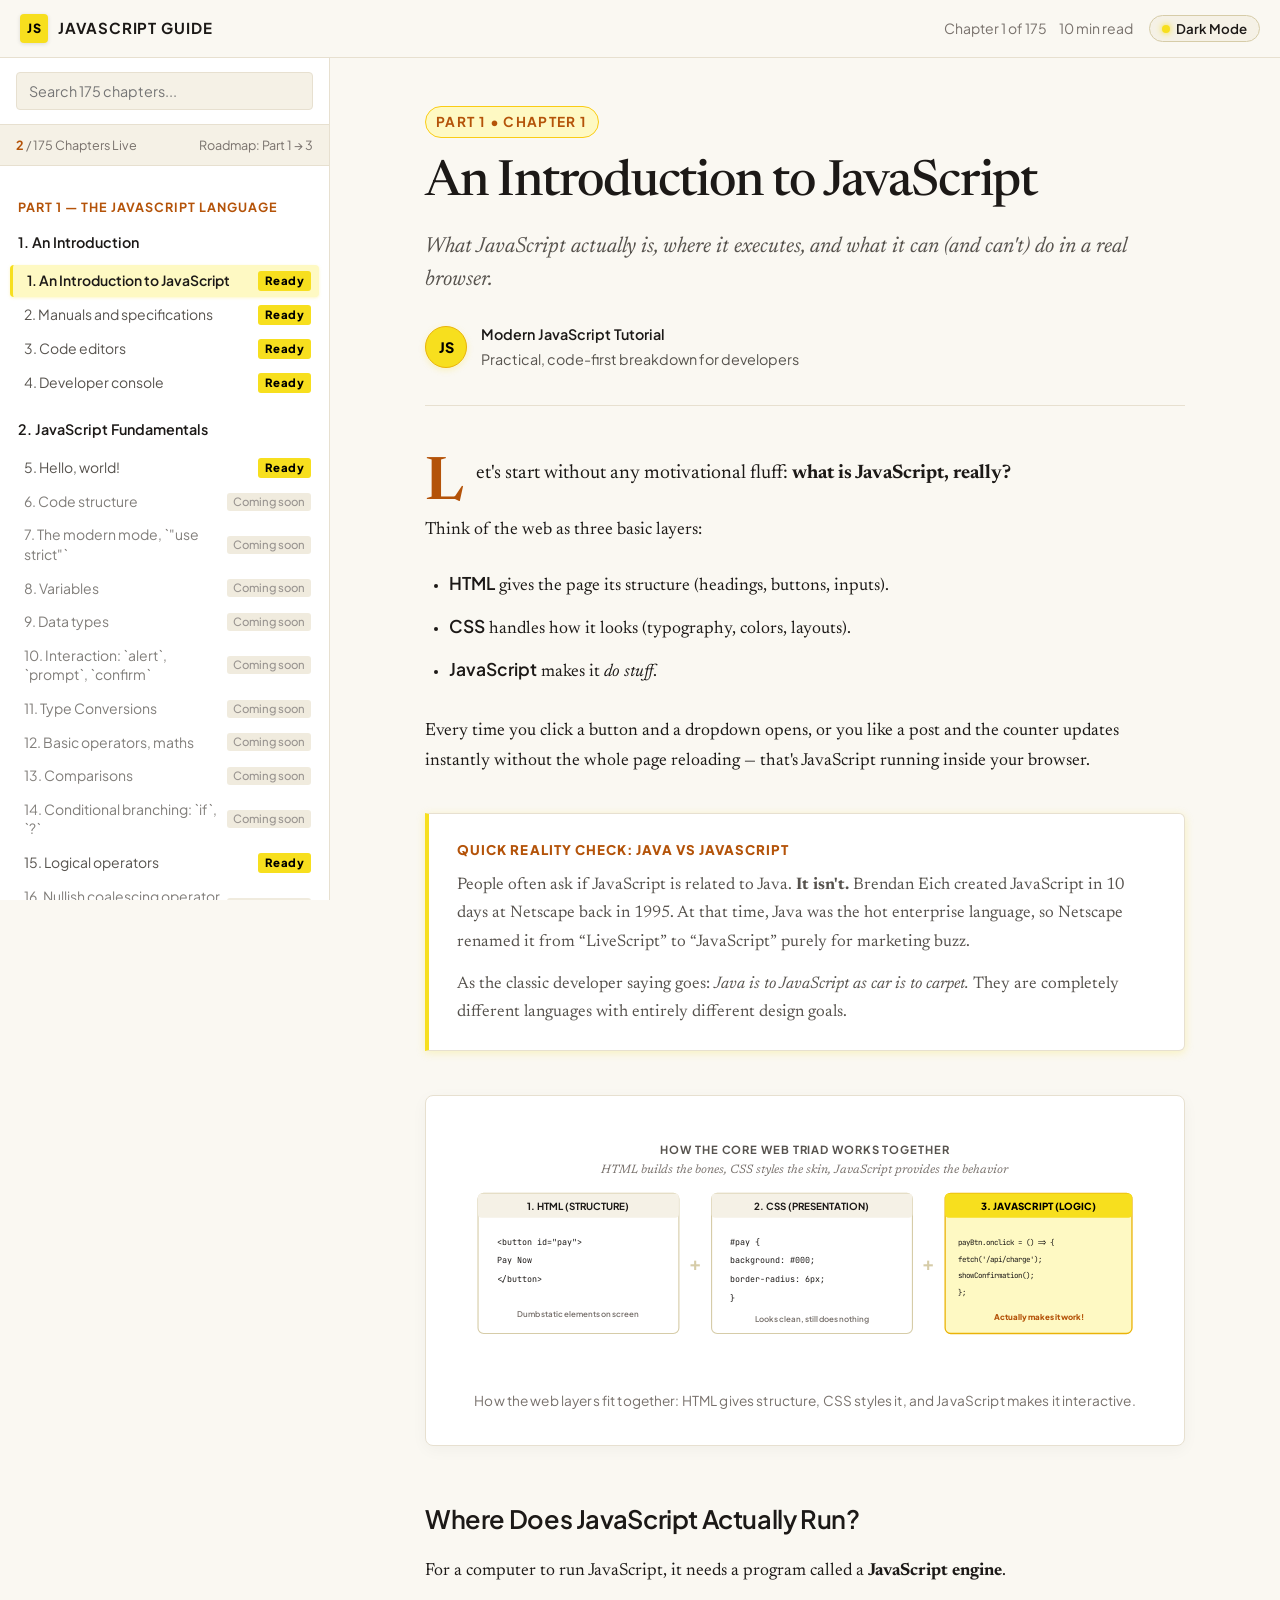
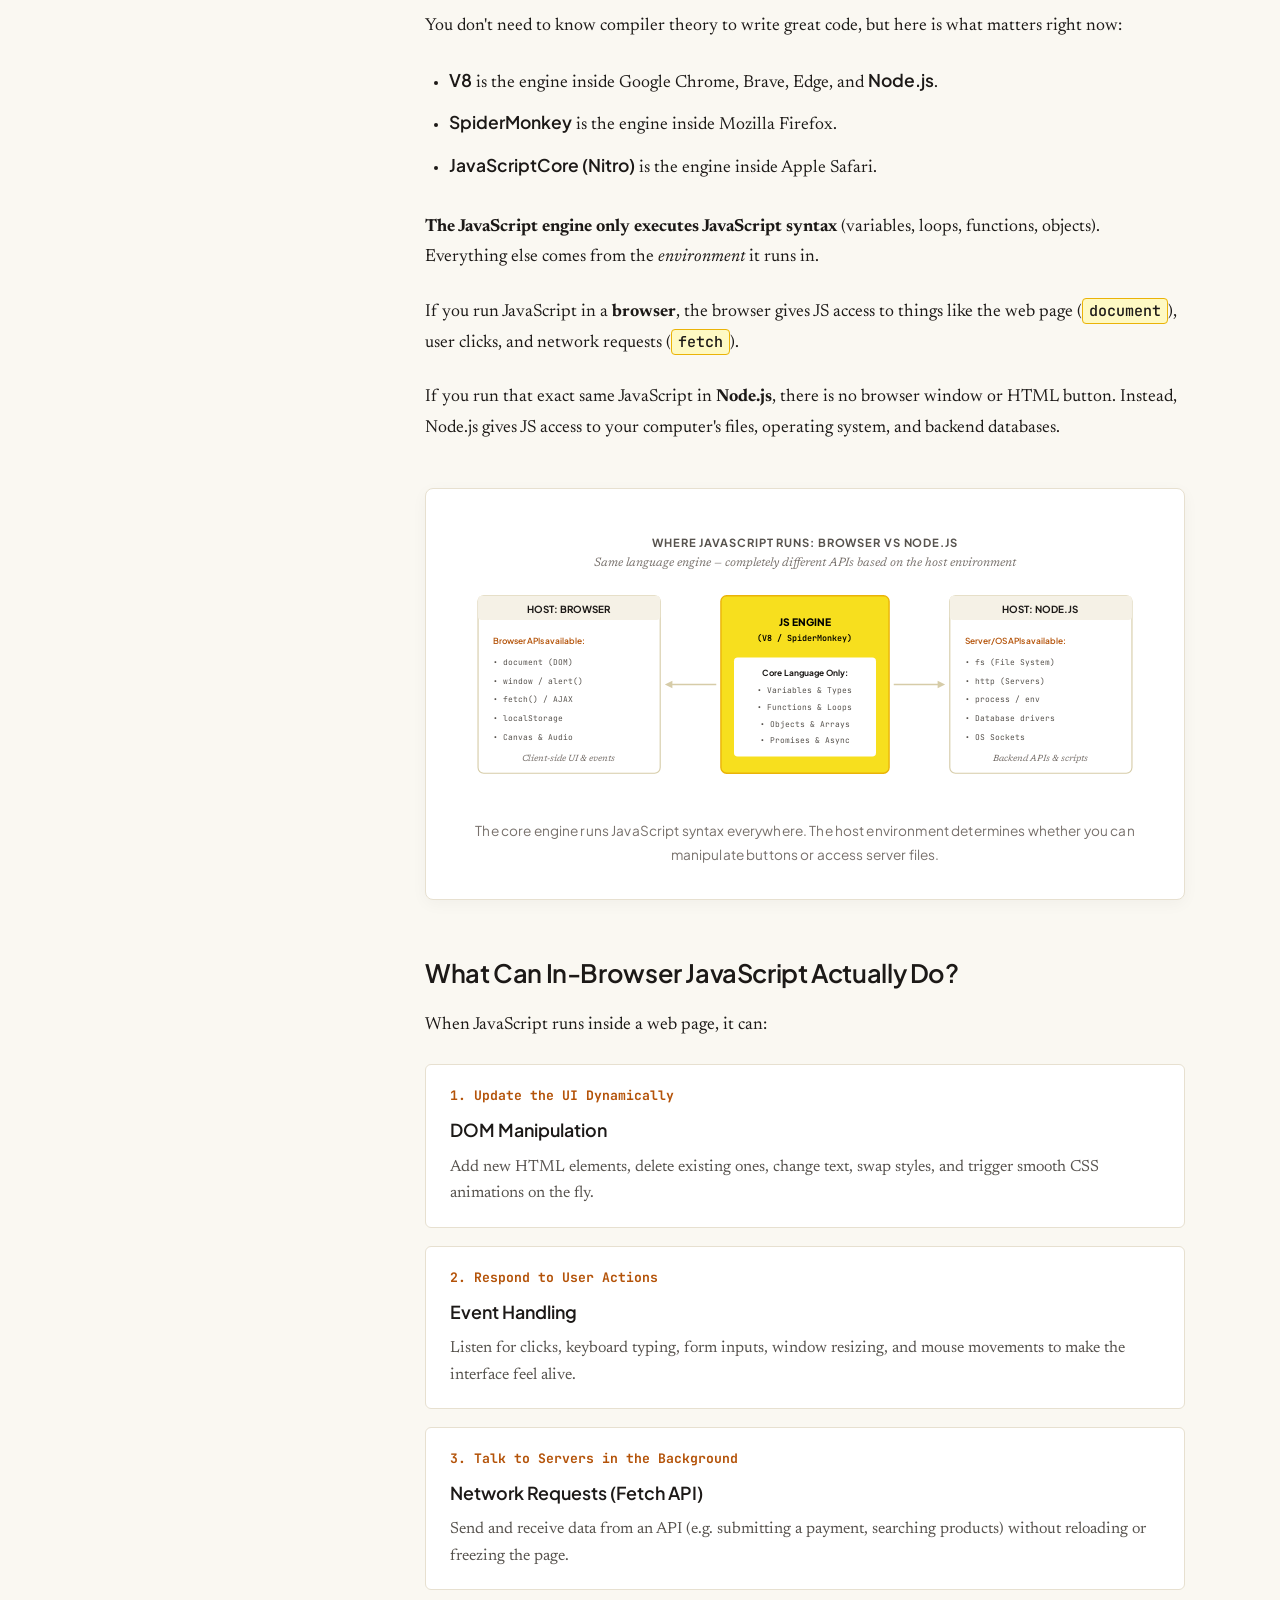
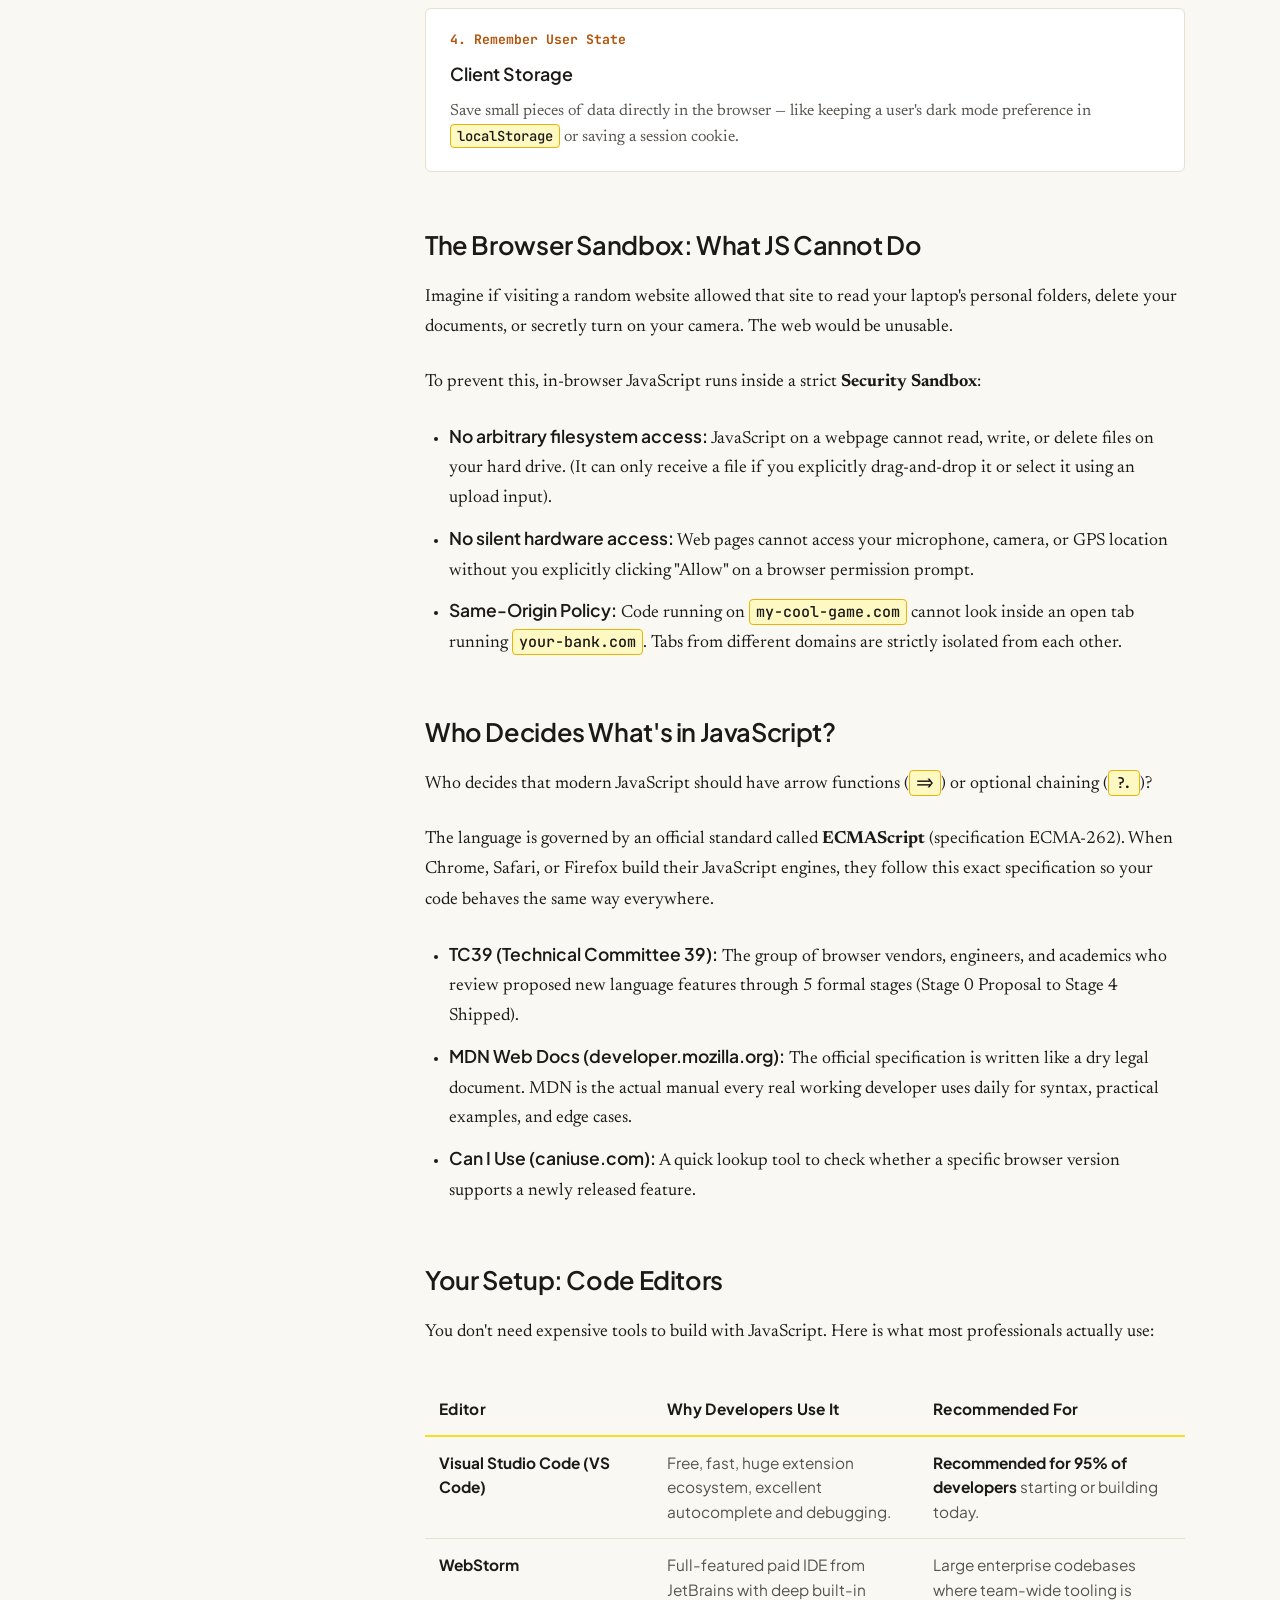
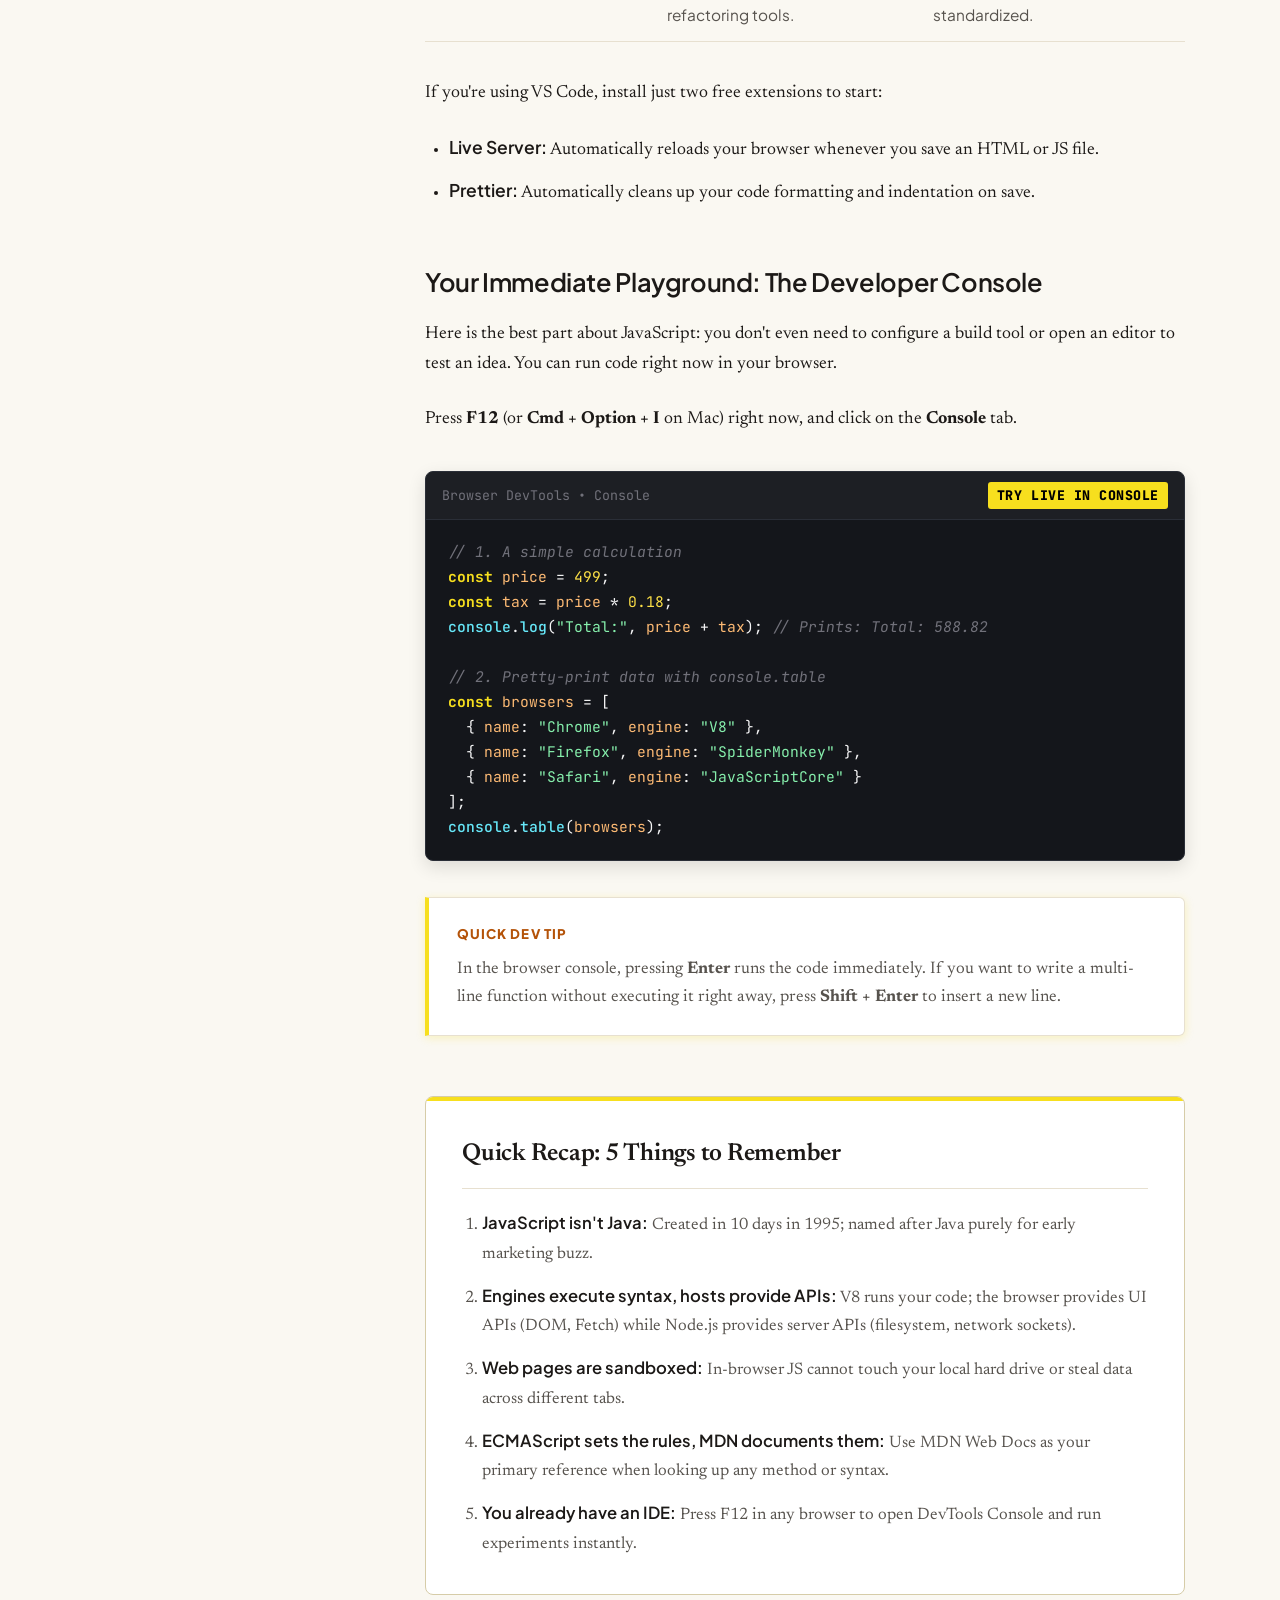
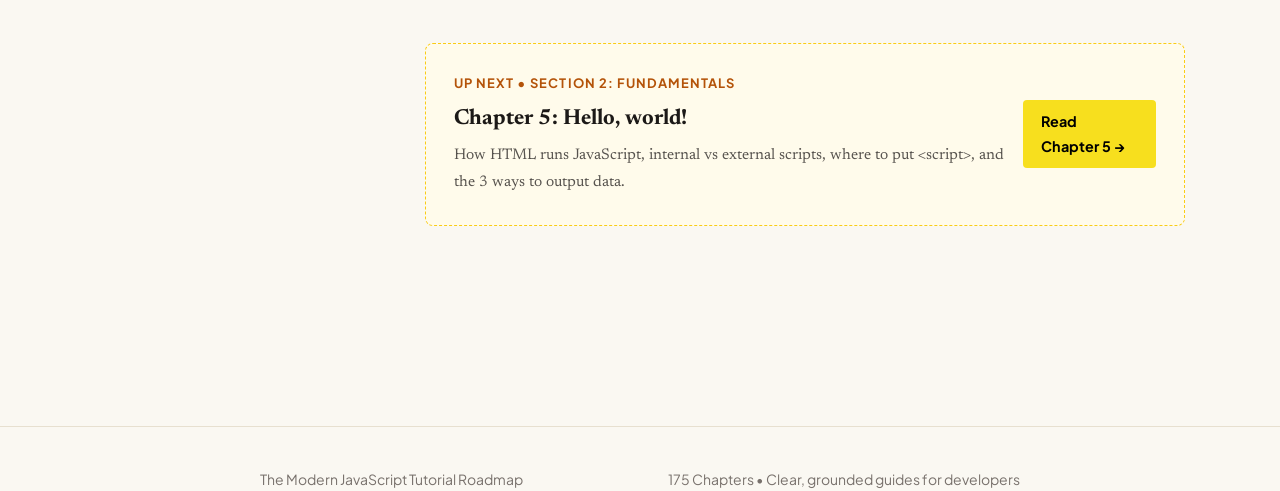
<file: index.html>
<!DOCTYPE html>
<html lang="en">
<head>
  <meta charset="UTF-8">
  <meta name="viewport" content="width=device-width, initial-scale=1.0">
  <title>JavaScript Guide — 1. An Introduction</title>
  <meta name="description" content="What JavaScript actually is, where it runs, browser vs Node.js, developer console, and what it can and cannot do. A clear, grounded guide for modern developers.">

  <!-- Typography from Google Fonts -->
  <link rel="preconnect" href="https://fonts.googleapis.com">
  <link rel="preconnect" href="https://fonts.gstatic.com" crossorigin>
  <link href="https://fonts.googleapis.com/css2?family=JetBrains+Mono:wght@400;500;600;700&family=Newsreader:ital,opsz,wght@0,6..72,400..600;1,6..72,400..500&family=Plus+Jakarta+Sans:wght@400;500;600;700;800&display=swap" rel="stylesheet">

  <link rel="stylesheet" href="style.css">
</head>
<body>

  <!-- Top Navigation Bar -->
  <header class="top-bar">
    <div class="top-bar-left">
      <button class="menu-toggle-btn" id="menu-toggle" aria-label="Toggle chapter menu">&#9776; Chapters</button>
      <div class="brand-mark">
        <span class="brand-badge">JS</span>
        <span>JavaScript Guide</span>
      </div>
    </div>
    <div class="top-bar-right">
      <div class="top-bar-meta">
        <span>Chapter 1 of 175</span>
        <span>10 min read</span>
      </div>
      <button class="theme-toggle-btn" id="theme-toggle" aria-label="Toggle color theme">
        <span class="theme-indicator-dot"></span>
        <span id="theme-text">Dark Mode</span>
      </button>
    </div>
  </header>

  <!-- App Layout: Sidebar + Main Content -->
  <div class="app-layout">
    
    <!-- Left Chapters Sidebar -->
    <aside class="sidebar" id="sidebar">
      <div class="sidebar-search-box">
        <input type="text" id="sidebar-search" class="sidebar-search-input" placeholder="Search 175 chapters..." autocomplete="off">
      </div>
      <div class="sidebar-stats">
        <span><strong>2</strong> / 175 Chapters Live</span>
        <span>Roadmap: Part 1 &rarr; 3</span>
      </div>
      <nav class="sidebar-tree">
        <div class="part-header">Part 1 — The JavaScript Language</div>
<div class="section-group">
  <div class="section-title">1. An Introduction</div>
  <ul class="chapter-list">
    <li class="chapter-item">
      <a href="#section-what-is-js" class="chapter-link active">
        <span>1. An Introduction to JavaScript</span>
        <span class="badge-active">Ready</span>
      </a>
    </li>
    <li class="chapter-item">
      <a href="#section-specs-manuals" class="chapter-link">
        <span>2. Manuals and specifications</span>
        <span class="badge-active">Ready</span>
      </a>
    </li>
    <li class="chapter-item">
      <a href="#section-editors" class="chapter-link">
        <span>3. Code editors</span>
        <span class="badge-active">Ready</span>
      </a>
    </li>
    <li class="chapter-item">
      <a href="#section-console" class="chapter-link">
        <span>4. Developer console</span>
        <span class="badge-active">Ready</span>
      </a>
    </li>
  </ul>
</div>
<div class="section-group">
  <div class="section-title">2. JavaScript Fundamentals</div>
  <ul class="chapter-list">
    <li class="chapter-item">
      <a href="hello-world.html" class="chapter-link">
        <span>5. Hello, world!</span>
        <span class="badge-active">Ready</span>
      </a>
    </li>
    <li class="chapter-item">
      <a href="#" class="chapter-link coming-soon" data-title="6. Code structure" data-section="2. JavaScript Fundamentals">
        <span>6. Code structure</span>
        <span class="badge-soon">Coming soon</span>
      </a>
    </li>
    <li class="chapter-item">
      <a href="#" class="chapter-link coming-soon" data-title="7. The modern mode, `&quot;use strict&quot;`" data-section="2. JavaScript Fundamentals">
        <span>7. The modern mode, `&quot;use strict&quot;`</span>
        <span class="badge-soon">Coming soon</span>
      </a>
    </li>
    <li class="chapter-item">
      <a href="#" class="chapter-link coming-soon" data-title="8. Variables" data-section="2. JavaScript Fundamentals">
        <span>8. Variables</span>
        <span class="badge-soon">Coming soon</span>
      </a>
    </li>
    <li class="chapter-item">
      <a href="#" class="chapter-link coming-soon" data-title="9. Data types" data-section="2. JavaScript Fundamentals">
        <span>9. Data types</span>
        <span class="badge-soon">Coming soon</span>
      </a>
    </li>
    <li class="chapter-item">
      <a href="#" class="chapter-link coming-soon" data-title="10. Interaction: `alert`, `prompt`, `confirm`" data-section="2. JavaScript Fundamentals">
        <span>10. Interaction: `alert`, `prompt`, `confirm`</span>
        <span class="badge-soon">Coming soon</span>
      </a>
    </li>
    <li class="chapter-item">
      <a href="#" class="chapter-link coming-soon" data-title="11. Type Conversions" data-section="2. JavaScript Fundamentals">
        <span>11. Type Conversions</span>
        <span class="badge-soon">Coming soon</span>
      </a>
    </li>
    <li class="chapter-item">
      <a href="#" class="chapter-link coming-soon" data-title="12. Basic operators, maths" data-section="2. JavaScript Fundamentals">
        <span>12. Basic operators, maths</span>
        <span class="badge-soon">Coming soon</span>
      </a>
    </li>
    <li class="chapter-item">
      <a href="#" class="chapter-link coming-soon" data-title="13. Comparisons" data-section="2. JavaScript Fundamentals">
        <span>13. Comparisons</span>
        <span class="badge-soon">Coming soon</span>
      </a>
    </li>
    <li class="chapter-item">
      <a href="#" class="chapter-link coming-soon" data-title="14. Conditional branching: `if`, `?`" data-section="2. JavaScript Fundamentals">
        <span>14. Conditional branching: `if`, `?`</span>
        <span class="badge-soon">Coming soon</span>
      </a>
    </li>
    <li class="chapter-item">
      <a href="hello-world.html" class="chapter-link">
        <span>15. Logical operators</span>
        <span class="badge-active">Ready</span>
      </a>
    </li>
    <li class="chapter-item">
      <a href="#" class="chapter-link coming-soon" data-title="16. Nullish coalescing operator `??`" data-section="2. JavaScript Fundamentals">
        <span>16. Nullish coalescing operator `??`</span>
        <span class="badge-soon">Coming soon</span>
      </a>
    </li>
    <li class="chapter-item">
      <a href="#" class="chapter-link coming-soon" data-title="17. Loops: `while` and `for`" data-section="2. JavaScript Fundamentals">
        <span>17. Loops: `while` and `for`</span>
        <span class="badge-soon">Coming soon</span>
      </a>
    </li>
    <li class="chapter-item">
      <a href="#" class="chapter-link coming-soon" data-title="18. The `&quot;switch&quot;` statement" data-section="2. JavaScript Fundamentals">
        <span>18. The `&quot;switch&quot;` statement</span>
        <span class="badge-soon">Coming soon</span>
      </a>
    </li>
    <li class="chapter-item">
      <a href="#" class="chapter-link coming-soon" data-title="19. Functions" data-section="2. JavaScript Fundamentals">
        <span>19. Functions</span>
        <span class="badge-soon">Coming soon</span>
      </a>
    </li>
    <li class="chapter-item">
      <a href="#" class="chapter-link coming-soon" data-title="20. Function expressions" data-section="2. JavaScript Fundamentals">
        <span>20. Function expressions</span>
        <span class="badge-soon">Coming soon</span>
      </a>
    </li>
    <li class="chapter-item">
      <a href="#" class="chapter-link coming-soon" data-title="21. Arrow functions, the basics" data-section="2. JavaScript Fundamentals">
        <span>21. Arrow functions, the basics</span>
        <span class="badge-soon">Coming soon</span>
      </a>
    </li>
  </ul>
</div>
<div class="section-group">
  <div class="section-title">3. JavaScript Specials</div>
  <ul class="chapter-list">
    <li class="chapter-item">
      <a href="#" class="chapter-link coming-soon" data-title="22. Code quality" data-section="3. JavaScript Specials">
        <span>22. Code quality</span>
        <span class="badge-soon">Coming soon</span>
      </a>
    </li>
    <li class="chapter-item">
      <a href="#" class="chapter-link coming-soon" data-title="23. Debugging in the browser" data-section="3. JavaScript Specials">
        <span>23. Debugging in the browser</span>
        <span class="badge-soon">Coming soon</span>
      </a>
    </li>
    <li class="chapter-item">
      <a href="#" class="chapter-link coming-soon" data-title="24. Coding Style" data-section="3. JavaScript Specials">
        <span>24. Coding Style</span>
        <span class="badge-soon">Coming soon</span>
      </a>
    </li>
    <li class="chapter-item">
      <a href="#" class="chapter-link coming-soon" data-title="25. Comments" data-section="3. JavaScript Specials">
        <span>25. Comments</span>
        <span class="badge-soon">Coming soon</span>
      </a>
    </li>
    <li class="chapter-item">
      <a href="#" class="chapter-link coming-soon" data-title="26. Ninja code" data-section="3. JavaScript Specials">
        <span>26. Ninja code</span>
        <span class="badge-soon">Coming soon</span>
      </a>
    </li>
    <li class="chapter-item">
      <a href="#" class="chapter-link coming-soon" data-title="27. Automated testing with Mocha" data-section="3. JavaScript Specials">
        <span>27. Automated testing with Mocha</span>
        <span class="badge-soon">Coming soon</span>
      </a>
    </li>
    <li class="chapter-item">
      <a href="#" class="chapter-link coming-soon" data-title="28. Polyfills and transpilers" data-section="3. JavaScript Specials">
        <span>28. Polyfills and transpilers</span>
        <span class="badge-soon">Coming soon</span>
      </a>
    </li>
  </ul>
</div>
<div class="section-group">
  <div class="section-title">4. Objects: The Basics</div>
  <ul class="chapter-list">
    <li class="chapter-item">
      <a href="#" class="chapter-link coming-soon" data-title="29. Objects" data-section="4. Objects: The Basics">
        <span>29. Objects</span>
        <span class="badge-soon">Coming soon</span>
      </a>
    </li>
    <li class="chapter-item">
      <a href="#" class="chapter-link coming-soon" data-title="30. Object references and copying" data-section="4. Objects: The Basics">
        <span>30. Object references and copying</span>
        <span class="badge-soon">Coming soon</span>
      </a>
    </li>
    <li class="chapter-item">
      <a href="#" class="chapter-link coming-soon" data-title="31. Garbage collection" data-section="4. Objects: The Basics">
        <span>31. Garbage collection</span>
        <span class="badge-soon">Coming soon</span>
      </a>
    </li>
    <li class="chapter-item">
      <a href="#" class="chapter-link coming-soon" data-title="32. Object methods, `this`" data-section="4. Objects: The Basics">
        <span>32. Object methods, `this`</span>
        <span class="badge-soon">Coming soon</span>
      </a>
    </li>
    <li class="chapter-item">
      <a href="#" class="chapter-link coming-soon" data-title="33. Constructor, operator `new`" data-section="4. Objects: The Basics">
        <span>33. Constructor, operator `new`</span>
        <span class="badge-soon">Coming soon</span>
      </a>
    </li>
    <li class="chapter-item">
      <a href="#" class="chapter-link coming-soon" data-title="34. Optional chaining `?.`" data-section="4. Objects: The Basics">
        <span>34. Optional chaining `?.`</span>
        <span class="badge-soon">Coming soon</span>
      </a>
    </li>
    <li class="chapter-item">
      <a href="#" class="chapter-link coming-soon" data-title="35. Symbol type" data-section="4. Objects: The Basics">
        <span>35. Symbol type</span>
        <span class="badge-soon">Coming soon</span>
      </a>
    </li>
    <li class="chapter-item">
      <a href="#" class="chapter-link coming-soon" data-title="36. Object to primitive conversion" data-section="4. Objects: The Basics">
        <span>36. Object to primitive conversion</span>
        <span class="badge-soon">Coming soon</span>
      </a>
    </li>
  </ul>
</div>
<div class="section-group">
  <div class="section-title">5. Data Types</div>
  <ul class="chapter-list">
    <li class="chapter-item">
      <a href="#" class="chapter-link coming-soon" data-title="37. Methods of primitives" data-section="5. Data Types">
        <span>37. Methods of primitives</span>
        <span class="badge-soon">Coming soon</span>
      </a>
    </li>
    <li class="chapter-item">
      <a href="#" class="chapter-link coming-soon" data-title="38. Numbers" data-section="5. Data Types">
        <span>38. Numbers</span>
        <span class="badge-soon">Coming soon</span>
      </a>
    </li>
    <li class="chapter-item">
      <a href="#" class="chapter-link coming-soon" data-title="39. Strings" data-section="5. Data Types">
        <span>39. Strings</span>
        <span class="badge-soon">Coming soon</span>
      </a>
    </li>
    <li class="chapter-item">
      <a href="#" class="chapter-link coming-soon" data-title="40. Arrays" data-section="5. Data Types">
        <span>40. Arrays</span>
        <span class="badge-soon">Coming soon</span>
      </a>
    </li>
    <li class="chapter-item">
      <a href="#" class="chapter-link coming-soon" data-title="41. Array methods" data-section="5. Data Types">
        <span>41. Array methods</span>
        <span class="badge-soon">Coming soon</span>
      </a>
    </li>
    <li class="chapter-item">
      <a href="#" class="chapter-link coming-soon" data-title="42. Iterables" data-section="5. Data Types">
        <span>42. Iterables</span>
        <span class="badge-soon">Coming soon</span>
      </a>
    </li>
    <li class="chapter-item">
      <a href="#" class="chapter-link coming-soon" data-title="43. Map and Set" data-section="5. Data Types">
        <span>43. Map and Set</span>
        <span class="badge-soon">Coming soon</span>
      </a>
    </li>
    <li class="chapter-item">
      <a href="#" class="chapter-link coming-soon" data-title="44. WeakMap and WeakSet" data-section="5. Data Types">
        <span>44. WeakMap and WeakSet</span>
        <span class="badge-soon">Coming soon</span>
      </a>
    </li>
    <li class="chapter-item">
      <a href="#" class="chapter-link coming-soon" data-title="45. `Object.keys`, `values`, `entries`" data-section="5. Data Types">
        <span>45. `Object.keys`, `values`, `entries`</span>
        <span class="badge-soon">Coming soon</span>
      </a>
    </li>
    <li class="chapter-item">
      <a href="#" class="chapter-link coming-soon" data-title="46. Destructuring assignment" data-section="5. Data Types">
        <span>46. Destructuring assignment</span>
        <span class="badge-soon">Coming soon</span>
      </a>
    </li>
    <li class="chapter-item">
      <a href="#" class="chapter-link coming-soon" data-title="47. Date and time" data-section="5. Data Types">
        <span>47. Date and time</span>
        <span class="badge-soon">Coming soon</span>
      </a>
    </li>
    <li class="chapter-item">
      <a href="#" class="chapter-link coming-soon" data-title="48. JSON methods, `toJSON`" data-section="5. Data Types">
        <span>48. JSON methods, `toJSON`</span>
        <span class="badge-soon">Coming soon</span>
      </a>
    </li>
  </ul>
</div>
<div class="section-group">
  <div class="section-title">6. Advanced Working with Functions</div>
  <ul class="chapter-list">
    <li class="chapter-item">
      <a href="#" class="chapter-link coming-soon" data-title="49. Recursion and stack" data-section="6. Advanced Working with Functions">
        <span>49. Recursion and stack</span>
        <span class="badge-soon">Coming soon</span>
      </a>
    </li>
    <li class="chapter-item">
      <a href="#" class="chapter-link coming-soon" data-title="50. Rest parameters and spread syntax" data-section="6. Advanced Working with Functions">
        <span>50. Rest parameters and spread syntax</span>
        <span class="badge-soon">Coming soon</span>
      </a>
    </li>
    <li class="chapter-item">
      <a href="#" class="chapter-link coming-soon" data-title="51. Variable scope, closure" data-section="6. Advanced Working with Functions">
        <span>51. Variable scope, closure</span>
        <span class="badge-soon">Coming soon</span>
      </a>
    </li>
    <li class="chapter-item">
      <a href="#" class="chapter-link coming-soon" data-title="52. The old `&quot;var&quot;`" data-section="6. Advanced Working with Functions">
        <span>52. The old `&quot;var&quot;`</span>
        <span class="badge-soon">Coming soon</span>
      </a>
    </li>
    <li class="chapter-item">
      <a href="#" class="chapter-link coming-soon" data-title="53. Global object" data-section="6. Advanced Working with Functions">
        <span>53. Global object</span>
        <span class="badge-soon">Coming soon</span>
      </a>
    </li>
    <li class="chapter-item">
      <a href="#" class="chapter-link coming-soon" data-title="54. Function object, NFE" data-section="6. Advanced Working with Functions">
        <span>54. Function object, NFE</span>
        <span class="badge-soon">Coming soon</span>
      </a>
    </li>
    <li class="chapter-item">
      <a href="#" class="chapter-link coming-soon" data-title="55. The `new Function` syntax" data-section="6. Advanced Working with Functions">
        <span>55. The `new Function` syntax</span>
        <span class="badge-soon">Coming soon</span>
      </a>
    </li>
    <li class="chapter-item">
      <a href="#" class="chapter-link coming-soon" data-title="56. Scheduling: `setTimeout` and `setInterval`" data-section="6. Advanced Working with Functions">
        <span>56. Scheduling: `setTimeout` and `setInterval`</span>
        <span class="badge-soon">Coming soon</span>
      </a>
    </li>
    <li class="chapter-item">
      <a href="#" class="chapter-link coming-soon" data-title="57. Decorators and forwarding, `call/apply`" data-section="6. Advanced Working with Functions">
        <span>57. Decorators and forwarding, `call/apply`</span>
        <span class="badge-soon">Coming soon</span>
      </a>
    </li>
    <li class="chapter-item">
      <a href="#" class="chapter-link coming-soon" data-title="58. Function binding" data-section="6. Advanced Working with Functions">
        <span>58. Function binding</span>
        <span class="badge-soon">Coming soon</span>
      </a>
    </li>
    <li class="chapter-item">
      <a href="#" class="chapter-link coming-soon" data-title="59. Arrow functions revisited" data-section="6. Advanced Working with Functions">
        <span>59. Arrow functions revisited</span>
        <span class="badge-soon">Coming soon</span>
      </a>
    </li>
  </ul>
</div>
<div class="section-group">
  <div class="section-title">7. Object Properties Configuration</div>
  <ul class="chapter-list">
    <li class="chapter-item">
      <a href="#" class="chapter-link coming-soon" data-title="60. Property flags and descriptors" data-section="7. Object Properties Configuration">
        <span>60. Property flags and descriptors</span>
        <span class="badge-soon">Coming soon</span>
      </a>
    </li>
    <li class="chapter-item">
      <a href="#" class="chapter-link coming-soon" data-title="61. Property getters and setters" data-section="7. Object Properties Configuration">
        <span>61. Property getters and setters</span>
        <span class="badge-soon">Coming soon</span>
      </a>
    </li>
  </ul>
</div>
<div class="section-group">
  <div class="section-title">8. Prototypes, Inheritance</div>
  <ul class="chapter-list">
    <li class="chapter-item">
      <a href="#" class="chapter-link coming-soon" data-title="62. Prototypal inheritance" data-section="8. Prototypes, Inheritance">
        <span>62. Prototypal inheritance</span>
        <span class="badge-soon">Coming soon</span>
      </a>
    </li>
    <li class="chapter-item">
      <a href="#" class="chapter-link coming-soon" data-title="63. `F.prototype`" data-section="8. Prototypes, Inheritance">
        <span>63. `F.prototype`</span>
        <span class="badge-soon">Coming soon</span>
      </a>
    </li>
    <li class="chapter-item">
      <a href="#" class="chapter-link coming-soon" data-title="64. Native prototypes" data-section="8. Prototypes, Inheritance">
        <span>64. Native prototypes</span>
        <span class="badge-soon">Coming soon</span>
      </a>
    </li>
    <li class="chapter-item">
      <a href="#" class="chapter-link coming-soon" data-title="65. Prototype methods, objects without `__proto__`" data-section="8. Prototypes, Inheritance">
        <span>65. Prototype methods, objects without `__proto__`</span>
        <span class="badge-soon">Coming soon</span>
      </a>
    </li>
  </ul>
</div>
<div class="section-group">
  <div class="section-title">9. Classes</div>
  <ul class="chapter-list">
    <li class="chapter-item">
      <a href="#" class="chapter-link coming-soon" data-title="66. Class basic syntax" data-section="9. Classes">
        <span>66. Class basic syntax</span>
        <span class="badge-soon">Coming soon</span>
      </a>
    </li>
    <li class="chapter-item">
      <a href="#" class="chapter-link coming-soon" data-title="67. Class inheritance" data-section="9. Classes">
        <span>67. Class inheritance</span>
        <span class="badge-soon">Coming soon</span>
      </a>
    </li>
    <li class="chapter-item">
      <a href="#" class="chapter-link coming-soon" data-title="68. Static properties and methods" data-section="9. Classes">
        <span>68. Static properties and methods</span>
        <span class="badge-soon">Coming soon</span>
      </a>
    </li>
    <li class="chapter-item">
      <a href="#" class="chapter-link coming-soon" data-title="69. Private and protected properties and methods" data-section="9. Classes">
        <span>69. Private and protected properties and methods</span>
        <span class="badge-soon">Coming soon</span>
      </a>
    </li>
    <li class="chapter-item">
      <a href="#" class="chapter-link coming-soon" data-title="70. Extending built-in classes" data-section="9. Classes">
        <span>70. Extending built-in classes</span>
        <span class="badge-soon">Coming soon</span>
      </a>
    </li>
    <li class="chapter-item">
      <a href="#" class="chapter-link coming-soon" data-title="71. Class checking: `instanceof`" data-section="9. Classes">
        <span>71. Class checking: `instanceof`</span>
        <span class="badge-soon">Coming soon</span>
      </a>
    </li>
    <li class="chapter-item">
      <a href="#" class="chapter-link coming-soon" data-title="72. Mixins" data-section="9. Classes">
        <span>72. Mixins</span>
        <span class="badge-soon">Coming soon</span>
      </a>
    </li>
  </ul>
</div>
<div class="section-group">
  <div class="section-title">10. Error Handling</div>
  <ul class="chapter-list">
    <li class="chapter-item">
      <a href="#" class="chapter-link coming-soon" data-title="73. Error handling, `try...catch`" data-section="10. Error Handling">
        <span>73. Error handling, `try...catch`</span>
        <span class="badge-soon">Coming soon</span>
      </a>
    </li>
    <li class="chapter-item">
      <a href="#" class="chapter-link coming-soon" data-title="74. Custom errors, extending `Error`" data-section="10. Error Handling">
        <span>74. Custom errors, extending `Error`</span>
        <span class="badge-soon">Coming soon</span>
      </a>
    </li>
  </ul>
</div>
<div class="section-group">
  <div class="section-title">11. Promises, async/await</div>
  <ul class="chapter-list">
    <li class="chapter-item">
      <a href="#" class="chapter-link coming-soon" data-title="75. Introduction: callbacks" data-section="11. Promises, async/await">
        <span>75. Introduction: callbacks</span>
        <span class="badge-soon">Coming soon</span>
      </a>
    </li>
    <li class="chapter-item">
      <a href="#" class="chapter-link coming-soon" data-title="76. Promise" data-section="11. Promises, async/await">
        <span>76. Promise</span>
        <span class="badge-soon">Coming soon</span>
      </a>
    </li>
    <li class="chapter-item">
      <a href="#" class="chapter-link coming-soon" data-title="77. Promises chaining" data-section="11. Promises, async/await">
        <span>77. Promises chaining</span>
        <span class="badge-soon">Coming soon</span>
      </a>
    </li>
    <li class="chapter-item">
      <a href="#" class="chapter-link coming-soon" data-title="78. Error handling with promises" data-section="11. Promises, async/await">
        <span>78. Error handling with promises</span>
        <span class="badge-soon">Coming soon</span>
      </a>
    </li>
    <li class="chapter-item">
      <a href="#" class="chapter-link coming-soon" data-title="79. Promise API" data-section="11. Promises, async/await">
        <span>79. Promise API</span>
        <span class="badge-soon">Coming soon</span>
      </a>
    </li>
    <li class="chapter-item">
      <a href="#" class="chapter-link coming-soon" data-title="80. Promisification" data-section="11. Promises, async/await">
        <span>80. Promisification</span>
        <span class="badge-soon">Coming soon</span>
      </a>
    </li>
    <li class="chapter-item">
      <a href="#" class="chapter-link coming-soon" data-title="81. Microtasks" data-section="11. Promises, async/await">
        <span>81. Microtasks</span>
        <span class="badge-soon">Coming soon</span>
      </a>
    </li>
    <li class="chapter-item">
      <a href="#" class="chapter-link coming-soon" data-title="82. Async/await" data-section="11. Promises, async/await">
        <span>82. Async/await</span>
        <span class="badge-soon">Coming soon</span>
      </a>
    </li>
  </ul>
</div>
<div class="section-group">
  <div class="section-title">12. Generators, Advanced Iteration</div>
  <ul class="chapter-list">
    <li class="chapter-item">
      <a href="#" class="chapter-link coming-soon" data-title="83. Generators" data-section="12. Generators, Advanced Iteration">
        <span>83. Generators</span>
        <span class="badge-soon">Coming soon</span>
      </a>
    </li>
    <li class="chapter-item">
      <a href="#" class="chapter-link coming-soon" data-title="84. Async iteration and generators" data-section="12. Generators, Advanced Iteration">
        <span>84. Async iteration and generators</span>
        <span class="badge-soon">Coming soon</span>
      </a>
    </li>
  </ul>
</div>
<div class="section-group">
  <div class="section-title">13. Modules</div>
  <ul class="chapter-list">
    <li class="chapter-item">
      <a href="#" class="chapter-link coming-soon" data-title="85. Modules, introduction" data-section="13. Modules">
        <span>85. Modules, introduction</span>
        <span class="badge-soon">Coming soon</span>
      </a>
    </li>
    <li class="chapter-item">
      <a href="#" class="chapter-link coming-soon" data-title="86. Export and Import" data-section="13. Modules">
        <span>86. Export and Import</span>
        <span class="badge-soon">Coming soon</span>
      </a>
    </li>
    <li class="chapter-item">
      <a href="#" class="chapter-link coming-soon" data-title="87. Dynamic imports" data-section="13. Modules">
        <span>87. Dynamic imports</span>
        <span class="badge-soon">Coming soon</span>
      </a>
    </li>
  </ul>
</div>
<div class="section-group">
  <div class="section-title">14. Miscellaneous</div>
  <ul class="chapter-list">
    <li class="chapter-item">
      <a href="#" class="chapter-link coming-soon" data-title="88. Proxy and Reflect" data-section="14. Miscellaneous">
        <span>88. Proxy and Reflect</span>
        <span class="badge-soon">Coming soon</span>
      </a>
    </li>
    <li class="chapter-item">
      <a href="#" class="chapter-link coming-soon" data-title="89. Eval: run a code string" data-section="14. Miscellaneous">
        <span>89. Eval: run a code string</span>
        <span class="badge-soon">Coming soon</span>
      </a>
    </li>
    <li class="chapter-item">
      <a href="#" class="chapter-link coming-soon" data-title="90. Currying" data-section="14. Miscellaneous">
        <span>90. Currying</span>
        <span class="badge-soon">Coming soon</span>
      </a>
    </li>
    <li class="chapter-item">
      <a href="#" class="chapter-link coming-soon" data-title="91. Reference Type" data-section="14. Miscellaneous">
        <span>91. Reference Type</span>
        <span class="badge-soon">Coming soon</span>
      </a>
    </li>
    <li class="chapter-item">
      <a href="#" class="chapter-link coming-soon" data-title="92. BigInt" data-section="14. Miscellaneous">
        <span>92. BigInt</span>
        <span class="badge-soon">Coming soon</span>
      </a>
    </li>
    <li class="chapter-item">
      <a href="#" class="chapter-link coming-soon" data-title="93. Unicode, String internals" data-section="14. Miscellaneous">
        <span>93. Unicode, String internals</span>
        <span class="badge-soon">Coming soon</span>
      </a>
    </li>
    <li class="chapter-item">
      <a href="#" class="chapter-link coming-soon" data-title="94. WeakRef and FinalizationRegistry" data-section="14. Miscellaneous">
        <span>94. WeakRef and FinalizationRegistry</span>
        <span class="badge-soon">Coming soon</span>
      </a>
    </li>
  </ul>
</div>
<div class="part-header">Part 2 — Browser: Document, Events, Interfaces</div>
<div class="section-group">
  <div class="section-title">15. Document</div>
  <ul class="chapter-list">
    <li class="chapter-item">
      <a href="#" class="chapter-link coming-soon" data-title="95. Browser environment, specs" data-section="15. Document">
        <span>95. Browser environment, specs</span>
        <span class="badge-soon">Coming soon</span>
      </a>
    </li>
    <li class="chapter-item">
      <a href="#" class="chapter-link coming-soon" data-title="96. DOM tree" data-section="15. Document">
        <span>96. DOM tree</span>
        <span class="badge-soon">Coming soon</span>
      </a>
    </li>
    <li class="chapter-item">
      <a href="#" class="chapter-link coming-soon" data-title="97. Walking the DOM" data-section="15. Document">
        <span>97. Walking the DOM</span>
        <span class="badge-soon">Coming soon</span>
      </a>
    </li>
    <li class="chapter-item">
      <a href="#" class="chapter-link coming-soon" data-title="98. Searching: `getElement*`, `querySelector*`" data-section="15. Document">
        <span>98. Searching: `getElement*`, `querySelector*`</span>
        <span class="badge-soon">Coming soon</span>
      </a>
    </li>
    <li class="chapter-item">
      <a href="#" class="chapter-link coming-soon" data-title="99. Node properties: type, tag and contents" data-section="15. Document">
        <span>99. Node properties: type, tag and contents</span>
        <span class="badge-soon">Coming soon</span>
      </a>
    </li>
    <li class="chapter-item">
      <a href="#" class="chapter-link coming-soon" data-title="100. Attributes and properties" data-section="15. Document">
        <span>100. Attributes and properties</span>
        <span class="badge-soon">Coming soon</span>
      </a>
    </li>
    <li class="chapter-item">
      <a href="#" class="chapter-link coming-soon" data-title="101. Modifying the document" data-section="15. Document">
        <span>101. Modifying the document</span>
        <span class="badge-soon">Coming soon</span>
      </a>
    </li>
    <li class="chapter-item">
      <a href="#" class="chapter-link coming-soon" data-title="102. Styles and classes" data-section="15. Document">
        <span>102. Styles and classes</span>
        <span class="badge-soon">Coming soon</span>
      </a>
    </li>
    <li class="chapter-item">
      <a href="#" class="chapter-link coming-soon" data-title="103. Element size and scrolling" data-section="15. Document">
        <span>103. Element size and scrolling</span>
        <span class="badge-soon">Coming soon</span>
      </a>
    </li>
    <li class="chapter-item">
      <a href="#" class="chapter-link coming-soon" data-title="104. Window sizes and scrolling" data-section="15. Document">
        <span>104. Window sizes and scrolling</span>
        <span class="badge-soon">Coming soon</span>
      </a>
    </li>
    <li class="chapter-item">
      <a href="#" class="chapter-link coming-soon" data-title="105. Coordinates" data-section="15. Document">
        <span>105. Coordinates</span>
        <span class="badge-soon">Coming soon</span>
      </a>
    </li>
  </ul>
</div>
<div class="section-group">
  <div class="section-title">16. Introduction to Events</div>
  <ul class="chapter-list">
    <li class="chapter-item">
      <a href="#" class="chapter-link coming-soon" data-title="106. Introduction to browser events" data-section="16. Introduction to Events">
        <span>106. Introduction to browser events</span>
        <span class="badge-soon">Coming soon</span>
      </a>
    </li>
    <li class="chapter-item">
      <a href="#" class="chapter-link coming-soon" data-title="107. Bubbling and capturing" data-section="16. Introduction to Events">
        <span>107. Bubbling and capturing</span>
        <span class="badge-soon">Coming soon</span>
      </a>
    </li>
    <li class="chapter-item">
      <a href="#" class="chapter-link coming-soon" data-title="108. Event delegation" data-section="16. Introduction to Events">
        <span>108. Event delegation</span>
        <span class="badge-soon">Coming soon</span>
      </a>
    </li>
    <li class="chapter-item">
      <a href="#" class="chapter-link coming-soon" data-title="109. Browser default actions" data-section="16. Introduction to Events">
        <span>109. Browser default actions</span>
        <span class="badge-soon">Coming soon</span>
      </a>
    </li>
    <li class="chapter-item">
      <a href="#" class="chapter-link coming-soon" data-title="110. Dispatching custom events" data-section="16. Introduction to Events">
        <span>110. Dispatching custom events</span>
        <span class="badge-soon">Coming soon</span>
      </a>
    </li>
  </ul>
</div>
<div class="section-group">
  <div class="section-title">17. UI Events</div>
  <ul class="chapter-list">
    <li class="chapter-item">
      <a href="#" class="chapter-link coming-soon" data-title="111. Mouse events" data-section="17. UI Events">
        <span>111. Mouse events</span>
        <span class="badge-soon">Coming soon</span>
      </a>
    </li>
    <li class="chapter-item">
      <a href="#" class="chapter-link coming-soon" data-title="112. Moving the mouse: `mouseover/out`, `mouseenter/leave`" data-section="17. UI Events">
        <span>112. Moving the mouse: `mouseover/out`, `mouseenter/leave`</span>
        <span class="badge-soon">Coming soon</span>
      </a>
    </li>
    <li class="chapter-item">
      <a href="#" class="chapter-link coming-soon" data-title="113. Drag&#x27;n&#x27;Drop with mouse events" data-section="17. UI Events">
        <span>113. Drag&#x27;n&#x27;Drop with mouse events</span>
        <span class="badge-soon">Coming soon</span>
      </a>
    </li>
    <li class="chapter-item">
      <a href="#" class="chapter-link coming-soon" data-title="114. Pointer events" data-section="17. UI Events">
        <span>114. Pointer events</span>
        <span class="badge-soon">Coming soon</span>
      </a>
    </li>
    <li class="chapter-item">
      <a href="#" class="chapter-link coming-soon" data-title="115. Keyboard: `keydown` and `keyup`" data-section="17. UI Events">
        <span>115. Keyboard: `keydown` and `keyup`</span>
        <span class="badge-soon">Coming soon</span>
      </a>
    </li>
    <li class="chapter-item">
      <a href="#" class="chapter-link coming-soon" data-title="116. Scrolling" data-section="17. UI Events">
        <span>116. Scrolling</span>
        <span class="badge-soon">Coming soon</span>
      </a>
    </li>
  </ul>
</div>
<div class="section-group">
  <div class="section-title">18. Forms, Controls</div>
  <ul class="chapter-list">
    <li class="chapter-item">
      <a href="#" class="chapter-link coming-soon" data-title="117. Form properties and methods" data-section="18. Forms, Controls">
        <span>117. Form properties and methods</span>
        <span class="badge-soon">Coming soon</span>
      </a>
    </li>
    <li class="chapter-item">
      <a href="#" class="chapter-link coming-soon" data-title="118. Focusing: `focus/blur`" data-section="18. Forms, Controls">
        <span>118. Focusing: `focus/blur`</span>
        <span class="badge-soon">Coming soon</span>
      </a>
    </li>
    <li class="chapter-item">
      <a href="#" class="chapter-link coming-soon" data-title="119. Events: `change`, `input`, `cut`, `copy`, `paste`" data-section="18. Forms, Controls">
        <span>119. Events: `change`, `input`, `cut`, `copy`, `paste`</span>
        <span class="badge-soon">Coming soon</span>
      </a>
    </li>
    <li class="chapter-item">
      <a href="#" class="chapter-link coming-soon" data-title="120. Forms: event and method `submit`" data-section="18. Forms, Controls">
        <span>120. Forms: event and method `submit`</span>
        <span class="badge-soon">Coming soon</span>
      </a>
    </li>
  </ul>
</div>
<div class="section-group">
  <div class="section-title">19. Document and Resource Loading</div>
  <ul class="chapter-list">
    <li class="chapter-item">
      <a href="#" class="chapter-link coming-soon" data-title="121. Page: `DOMContentLoaded`, `load`, `beforeunload`, `unload`" data-section="19. Document and Resource Loading">
        <span>121. Page: `DOMContentLoaded`, `load`, `beforeunload`, `unload`</span>
        <span class="badge-soon">Coming soon</span>
      </a>
    </li>
    <li class="chapter-item">
      <a href="#" class="chapter-link coming-soon" data-title="122. Scripts: `async`, `defer`" data-section="19. Document and Resource Loading">
        <span>122. Scripts: `async`, `defer`</span>
        <span class="badge-soon">Coming soon</span>
      </a>
    </li>
    <li class="chapter-item">
      <a href="#" class="chapter-link coming-soon" data-title="123. Resource loading: `onload` and `onerror`" data-section="19. Document and Resource Loading">
        <span>123. Resource loading: `onload` and `onerror`</span>
        <span class="badge-soon">Coming soon</span>
      </a>
    </li>
  </ul>
</div>
<div class="section-group">
  <div class="section-title">20. Miscellaneous</div>
  <ul class="chapter-list">
    <li class="chapter-item">
      <a href="#" class="chapter-link coming-soon" data-title="124. Mutation observer" data-section="20. Miscellaneous">
        <span>124. Mutation observer</span>
        <span class="badge-soon">Coming soon</span>
      </a>
    </li>
    <li class="chapter-item">
      <a href="#" class="chapter-link coming-soon" data-title="125. Selection and Range" data-section="20. Miscellaneous">
        <span>125. Selection and Range</span>
        <span class="badge-soon">Coming soon</span>
      </a>
    </li>
    <li class="chapter-item">
      <a href="#" class="chapter-link coming-soon" data-title="126. Event loop: microtasks and macrotasks" data-section="20. Miscellaneous">
        <span>126. Event loop: microtasks and macrotasks</span>
        <span class="badge-soon">Coming soon</span>
      </a>
    </li>
  </ul>
</div>
<div class="part-header">Part 3 — Additional Articles</div>
<div class="section-group">
  <div class="section-title">21. Frames and Windows</div>
  <ul class="chapter-list">
    <li class="chapter-item">
      <a href="#" class="chapter-link coming-soon" data-title="127. Popups and window methods" data-section="21. Frames and Windows">
        <span>127. Popups and window methods</span>
        <span class="badge-soon">Coming soon</span>
      </a>
    </li>
    <li class="chapter-item">
      <a href="#" class="chapter-link coming-soon" data-title="128. Cross-window communication" data-section="21. Frames and Windows">
        <span>128. Cross-window communication</span>
        <span class="badge-soon">Coming soon</span>
      </a>
    </li>
    <li class="chapter-item">
      <a href="#" class="chapter-link coming-soon" data-title="129. The clickjacking attack" data-section="21. Frames and Windows">
        <span>129. The clickjacking attack</span>
        <span class="badge-soon">Coming soon</span>
      </a>
    </li>
  </ul>
</div>
<div class="section-group">
  <div class="section-title">22. Binary Data, Files</div>
  <ul class="chapter-list">
    <li class="chapter-item">
      <a href="#" class="chapter-link coming-soon" data-title="130. ArrayBuffer, binary arrays" data-section="22. Binary Data, Files">
        <span>130. ArrayBuffer, binary arrays</span>
        <span class="badge-soon">Coming soon</span>
      </a>
    </li>
    <li class="chapter-item">
      <a href="#" class="chapter-link coming-soon" data-title="131. TextDecoder and TextEncoder" data-section="22. Binary Data, Files">
        <span>131. TextDecoder and TextEncoder</span>
        <span class="badge-soon">Coming soon</span>
      </a>
    </li>
    <li class="chapter-item">
      <a href="#" class="chapter-link coming-soon" data-title="132. Blob" data-section="22. Binary Data, Files">
        <span>132. Blob</span>
        <span class="badge-soon">Coming soon</span>
      </a>
    </li>
    <li class="chapter-item">
      <a href="#" class="chapter-link coming-soon" data-title="133. File and FileReader" data-section="22. Binary Data, Files">
        <span>133. File and FileReader</span>
        <span class="badge-soon">Coming soon</span>
      </a>
    </li>
  </ul>
</div>
<div class="section-group">
  <div class="section-title">23. Network Requests</div>
  <ul class="chapter-list">
    <li class="chapter-item">
      <a href="#" class="chapter-link coming-soon" data-title="134. Fetch" data-section="23. Network Requests">
        <span>134. Fetch</span>
        <span class="badge-soon">Coming soon</span>
      </a>
    </li>
    <li class="chapter-item">
      <a href="#" class="chapter-link coming-soon" data-title="135. FormData" data-section="23. Network Requests">
        <span>135. FormData</span>
        <span class="badge-soon">Coming soon</span>
      </a>
    </li>
    <li class="chapter-item">
      <a href="#" class="chapter-link coming-soon" data-title="136. Fetch: Download progress" data-section="23. Network Requests">
        <span>136. Fetch: Download progress</span>
        <span class="badge-soon">Coming soon</span>
      </a>
    </li>
    <li class="chapter-item">
      <a href="#" class="chapter-link coming-soon" data-title="137. Fetch: Abort" data-section="23. Network Requests">
        <span>137. Fetch: Abort</span>
        <span class="badge-soon">Coming soon</span>
      </a>
    </li>
    <li class="chapter-item">
      <a href="#" class="chapter-link coming-soon" data-title="138. Fetch: Cross-Origin Requests" data-section="23. Network Requests">
        <span>138. Fetch: Cross-Origin Requests</span>
        <span class="badge-soon">Coming soon</span>
      </a>
    </li>
    <li class="chapter-item">
      <a href="#" class="chapter-link coming-soon" data-title="139. Fetch API" data-section="23. Network Requests">
        <span>139. Fetch API</span>
        <span class="badge-soon">Coming soon</span>
      </a>
    </li>
    <li class="chapter-item">
      <a href="#" class="chapter-link coming-soon" data-title="140. URL objects" data-section="23. Network Requests">
        <span>140. URL objects</span>
        <span class="badge-soon">Coming soon</span>
      </a>
    </li>
    <li class="chapter-item">
      <a href="#" class="chapter-link coming-soon" data-title="141. XMLHttpRequest" data-section="23. Network Requests">
        <span>141. XMLHttpRequest</span>
        <span class="badge-soon">Coming soon</span>
      </a>
    </li>
    <li class="chapter-item">
      <a href="#" class="chapter-link coming-soon" data-title="142. Resumable file upload" data-section="23. Network Requests">
        <span>142. Resumable file upload</span>
        <span class="badge-soon">Coming soon</span>
      </a>
    </li>
    <li class="chapter-item">
      <a href="#" class="chapter-link coming-soon" data-title="143. Long polling" data-section="23. Network Requests">
        <span>143. Long polling</span>
        <span class="badge-soon">Coming soon</span>
      </a>
    </li>
    <li class="chapter-item">
      <a href="#" class="chapter-link coming-soon" data-title="144. WebSocket" data-section="23. Network Requests">
        <span>144. WebSocket</span>
        <span class="badge-soon">Coming soon</span>
      </a>
    </li>
    <li class="chapter-item">
      <a href="#" class="chapter-link coming-soon" data-title="145. Server Sent Events" data-section="23. Network Requests">
        <span>145. Server Sent Events</span>
        <span class="badge-soon">Coming soon</span>
      </a>
    </li>
  </ul>
</div>
<div class="section-group">
  <div class="section-title">24. Storing Data in the Browser</div>
  <ul class="chapter-list">
    <li class="chapter-item">
      <a href="#" class="chapter-link coming-soon" data-title="146. Cookies, `document.cookie`" data-section="24. Storing Data in the Browser">
        <span>146. Cookies, `document.cookie`</span>
        <span class="badge-soon">Coming soon</span>
      </a>
    </li>
    <li class="chapter-item">
      <a href="#" class="chapter-link coming-soon" data-title="147. LocalStorage, sessionStorage" data-section="24. Storing Data in the Browser">
        <span>147. LocalStorage, sessionStorage</span>
        <span class="badge-soon">Coming soon</span>
      </a>
    </li>
    <li class="chapter-item">
      <a href="#" class="chapter-link coming-soon" data-title="148. IndexedDB" data-section="24. Storing Data in the Browser">
        <span>148. IndexedDB</span>
        <span class="badge-soon">Coming soon</span>
      </a>
    </li>
  </ul>
</div>
<div class="section-group">
  <div class="section-title">25. Animation</div>
  <ul class="chapter-list">
    <li class="chapter-item">
      <a href="#" class="chapter-link coming-soon" data-title="149. Bezier curve" data-section="25. Animation">
        <span>149. Bezier curve</span>
        <span class="badge-soon">Coming soon</span>
      </a>
    </li>
    <li class="chapter-item">
      <a href="#" class="chapter-link coming-soon" data-title="150. CSS-animations" data-section="25. Animation">
        <span>150. CSS-animations</span>
        <span class="badge-soon">Coming soon</span>
      </a>
    </li>
    <li class="chapter-item">
      <a href="#" class="chapter-link coming-soon" data-title="151. JavaScript animations" data-section="25. Animation">
        <span>151. JavaScript animations</span>
        <span class="badge-soon">Coming soon</span>
      </a>
    </li>
  </ul>
</div>
<div class="section-group">
  <div class="section-title">26. Web Components</div>
  <ul class="chapter-list">
    <li class="chapter-item">
      <a href="#" class="chapter-link coming-soon" data-title="152. From the orbital height" data-section="26. Web Components">
        <span>152. From the orbital height</span>
        <span class="badge-soon">Coming soon</span>
      </a>
    </li>
    <li class="chapter-item">
      <a href="#" class="chapter-link coming-soon" data-title="153. Custom elements" data-section="26. Web Components">
        <span>153. Custom elements</span>
        <span class="badge-soon">Coming soon</span>
      </a>
    </li>
    <li class="chapter-item">
      <a href="#" class="chapter-link coming-soon" data-title="154. Shadow DOM" data-section="26. Web Components">
        <span>154. Shadow DOM</span>
        <span class="badge-soon">Coming soon</span>
      </a>
    </li>
    <li class="chapter-item">
      <a href="#" class="chapter-link coming-soon" data-title="155. Template element" data-section="26. Web Components">
        <span>155. Template element</span>
        <span class="badge-soon">Coming soon</span>
      </a>
    </li>
    <li class="chapter-item">
      <a href="#" class="chapter-link coming-soon" data-title="156. Shadow DOM slots, composition" data-section="26. Web Components">
        <span>156. Shadow DOM slots, composition</span>
        <span class="badge-soon">Coming soon</span>
      </a>
    </li>
    <li class="chapter-item">
      <a href="#" class="chapter-link coming-soon" data-title="157. Shadow DOM styling" data-section="26. Web Components">
        <span>157. Shadow DOM styling</span>
        <span class="badge-soon">Coming soon</span>
      </a>
    </li>
    <li class="chapter-item">
      <a href="#" class="chapter-link coming-soon" data-title="158. Shadow DOM and events" data-section="26. Web Components">
        <span>158. Shadow DOM and events</span>
        <span class="badge-soon">Coming soon</span>
      </a>
    </li>
  </ul>
</div>
<div class="section-group">
  <div class="section-title">27. Regular Expressions</div>
  <ul class="chapter-list">
    <li class="chapter-item">
      <a href="#" class="chapter-link coming-soon" data-title="159. Patterns and flags" data-section="27. Regular Expressions">
        <span>159. Patterns and flags</span>
        <span class="badge-soon">Coming soon</span>
      </a>
    </li>
    <li class="chapter-item">
      <a href="#" class="chapter-link coming-soon" data-title="160. Character classes" data-section="27. Regular Expressions">
        <span>160. Character classes</span>
        <span class="badge-soon">Coming soon</span>
      </a>
    </li>
    <li class="chapter-item">
      <a href="#" class="chapter-link coming-soon" data-title="161. Unicode: flag `u` and class `\p{...}`" data-section="27. Regular Expressions">
        <span>161. Unicode: flag `u` and class `\p{...}`</span>
        <span class="badge-soon">Coming soon</span>
      </a>
    </li>
    <li class="chapter-item">
      <a href="#" class="chapter-link coming-soon" data-title="162. Anchors: string start `^` and end `$`" data-section="27. Regular Expressions">
        <span>162. Anchors: string start `^` and end `$`</span>
        <span class="badge-soon">Coming soon</span>
      </a>
    </li>
    <li class="chapter-item">
      <a href="#" class="chapter-link coming-soon" data-title="163. Multiline mode of anchors `^ $`, flag `m`" data-section="27. Regular Expressions">
        <span>163. Multiline mode of anchors `^ $`, flag `m`</span>
        <span class="badge-soon">Coming soon</span>
      </a>
    </li>
    <li class="chapter-item">
      <a href="#" class="chapter-link coming-soon" data-title="164. Word boundary: `\b`" data-section="27. Regular Expressions">
        <span>164. Word boundary: `\b`</span>
        <span class="badge-soon">Coming soon</span>
      </a>
    </li>
    <li class="chapter-item">
      <a href="#" class="chapter-link coming-soon" data-title="165. Escaping, special characters" data-section="27. Regular Expressions">
        <span>165. Escaping, special characters</span>
        <span class="badge-soon">Coming soon</span>
      </a>
    </li>
    <li class="chapter-item">
      <a href="#" class="chapter-link coming-soon" data-title="166. Sets and ranges `[...]`" data-section="27. Regular Expressions">
        <span>166. Sets and ranges `[...]`</span>
        <span class="badge-soon">Coming soon</span>
      </a>
    </li>
    <li class="chapter-item">
      <a href="#" class="chapter-link coming-soon" data-title="167. Quantifiers `+`, `*`, `?` and `{n}`" data-section="27. Regular Expressions">
        <span>167. Quantifiers `+`, `*`, `?` and `{n}`</span>
        <span class="badge-soon">Coming soon</span>
      </a>
    </li>
    <li class="chapter-item">
      <a href="#" class="chapter-link coming-soon" data-title="168. Greedy and lazy quantifiers" data-section="27. Regular Expressions">
        <span>168. Greedy and lazy quantifiers</span>
        <span class="badge-soon">Coming soon</span>
      </a>
    </li>
    <li class="chapter-item">
      <a href="#" class="chapter-link coming-soon" data-title="169. Capturing groups" data-section="27. Regular Expressions">
        <span>169. Capturing groups</span>
        <span class="badge-soon">Coming soon</span>
      </a>
    </li>
    <li class="chapter-item">
      <a href="#" class="chapter-link coming-soon" data-title="170. Backreferences in pattern: `\N` and `\k&lt;name&gt;`" data-section="27. Regular Expressions">
        <span>170. Backreferences in pattern: `\N` and `\k&lt;name&gt;`</span>
        <span class="badge-soon">Coming soon</span>
      </a>
    </li>
    <li class="chapter-item">
      <a href="#" class="chapter-link coming-soon" data-title="171. Alternation (OR) `|`" data-section="27. Regular Expressions">
        <span>171. Alternation (OR) `|`</span>
        <span class="badge-soon">Coming soon</span>
      </a>
    </li>
    <li class="chapter-item">
      <a href="#" class="chapter-link coming-soon" data-title="172. Lookahead and lookbehind" data-section="27. Regular Expressions">
        <span>172. Lookahead and lookbehind</span>
        <span class="badge-soon">Coming soon</span>
      </a>
    </li>
    <li class="chapter-item">
      <a href="#" class="chapter-link coming-soon" data-title="173. Catastrophic backtracking" data-section="27. Regular Expressions">
        <span>173. Catastrophic backtracking</span>
        <span class="badge-soon">Coming soon</span>
      </a>
    </li>
    <li class="chapter-item">
      <a href="#" class="chapter-link coming-soon" data-title="174. Sticky flag `y`, searching at position" data-section="27. Regular Expressions">
        <span>174. Sticky flag `y`, searching at position</span>
        <span class="badge-soon">Coming soon</span>
      </a>
    </li>
    <li class="chapter-item">
      <a href="#" class="chapter-link coming-soon" data-title="175. Methods of RegExp and String" data-section="27. Regular Expressions">
        <span>175. Methods of RegExp and String</span>
        <span class="badge-soon">Coming soon</span>
      </a>
    </li>
  </ul>
</div>
<div class="section-group">
  <div class="section-title">Total: **175 chapters/articles**</div>
  <ul class="chapter-list">
  </ul>
</div>
      </nav>
    </aside>

    <!-- Main Reading Area -->
    <main class="main-content">
      <article class="article-shell">
        
        <!-- Article Header -->
        <header class="article-header">
          <span class="topic-label">Part 1 &bull; Chapter 1</span>
          <h1 class="article-title">An Introduction to JavaScript</h1>
          <p class="article-subtitle">What JavaScript actually is, where it executes, and what it can (and can't) do in a real browser.</p>
          
          <div class="author-block">
            <div class="author-avatar js">JS</div>
            <div class="author-details">
              <strong>Modern JavaScript Tutorial</strong>
              <span>Practical, code-first breakdown for developers</span>
            </div>
          </div>
        </header>

        <!-- Section 1: What is JS, really? -->
        <section id="section-what-is-js">
          <p class="lead-paragraph">
            Let's start without any motivational fluff: <strong>what is JavaScript, really?</strong>
          </p>

          <p>
            Think of the web as three basic layers:
          </p>

          <ul>
            <li><strong>HTML</strong> gives the page its structure (headings, buttons, inputs).</li>
            <li><strong>CSS</strong> handles how it looks (typography, colors, layouts).</li>
            <li><strong>JavaScript</strong> makes it <em>do stuff</em>.</li>
          </ul>

          <p>
            Every time you click a button and a dropdown opens, or you like a post and the counter updates instantly without the whole page reloading &mdash; that's JavaScript running inside your browser.
          </p>

          <div class="teacher-callout">
            <div class="callout-header">Quick Reality Check: Java vs JavaScript</div>
            <p>
              People often ask if JavaScript is related to Java. <strong>It isn't.</strong> Brendan Eich created JavaScript in 10 days at Netscape back in 1995. At that time, Java was the hot enterprise language, so Netscape renamed it from &ldquo;LiveScript&rdquo; to &ldquo;JavaScript&rdquo; purely for marketing buzz.
            </p>
            <p>
              As the classic developer saying goes: <em>Java is to JavaScript as car is to carpet.</em> They are completely different languages with entirely different design goals.
            </p>
          </div>

          <!-- DIAGRAM 1: The Web Triad -->
          <div class="diagram-container">
            <svg class="diagram-svg" viewBox="0 0 760 260" fill="none" xmlns="http://www.w3.org/2000/svg">
              <rect width="760" height="260" fill="transparent" />

              <text x="380" y="28" text-anchor="middle" font-family="'Plus Jakarta Sans', sans-serif" font-size="12" font-weight="700" letter-spacing="0.08em" fill="var(--text-secondary)">HOW THE CORE WEB TRIAD WORKS TOGETHER</text>
              <text x="380" y="48" text-anchor="middle" font-family="'Newsreader', serif" font-size="13" font-style="italic" fill="var(--text-tertiary)">HTML builds the bones, CSS styles the skin, JavaScript provides the behavior</text>

              <!-- Box 1: HTML -->
              <g transform="translate(30, 70)">
                <rect x="0" y="0" width="215" height="150" rx="6" fill="var(--bg-surface)" stroke="var(--border-strong)" stroke-width="1.2" />
                <rect x="0" y="0" width="215" height="26" rx="4" fill="var(--bg-subtle)" />
                <text x="107" y="18" text-anchor="middle" font-family="'Plus Jakarta Sans', sans-serif" font-size="10.5" font-weight="700" fill="var(--text-main)">1. HTML (STRUCTURE)</text>
                
                <text x="20" y="55" font-family="'JetBrains Mono', monospace" font-size="9" fill="var(--text-main)">&lt;button id="pay"&gt;</text>
                <text x="20" y="75" font-family="'JetBrains Mono', monospace" font-size="9" fill="var(--text-main)">  Pay Now</text>
                <text x="20" y="95" font-family="'JetBrains Mono', monospace" font-size="9" fill="var(--text-main)">&lt;/button&gt;</text>

                <text x="107" y="132" text-anchor="middle" font-family="'Plus Jakarta Sans', sans-serif" font-size="8.5" font-weight="600" fill="var(--text-tertiary)">Dumb static elements on screen</text>
              </g>

              <!-- Plus 1 -->
              <text x="262" y="152" text-anchor="middle" font-family="'Plus Jakarta Sans', sans-serif" font-size="20" font-weight="700" fill="var(--border-strong)">+</text>

              <!-- Box 2: CSS -->
              <g transform="translate(280, 70)">
                <rect x="0" y="0" width="215" height="150" rx="6" fill="var(--bg-surface)" stroke="var(--border-strong)" stroke-width="1.2" />
                <rect x="0" y="0" width="215" height="26" rx="4" fill="var(--bg-subtle)" />
                <text x="107" y="18" text-anchor="middle" font-family="'Plus Jakarta Sans', sans-serif" font-size="10.5" font-weight="700" fill="var(--text-main)">2. CSS (PRESENTATION)</text>
                
                <text x="20" y="55" font-family="'JetBrains Mono', monospace" font-size="9" fill="var(--text-main)">#pay &#123;</text>
                <text x="20" y="75" font-family="'JetBrains Mono', monospace" font-size="9" fill="var(--text-main)">  background: #000;</text>
                <text x="20" y="95" font-family="'JetBrains Mono', monospace" font-size="9" fill="var(--text-main)">  border-radius: 6px;</text>
                <text x="20" y="115" font-family="'JetBrains Mono', monospace" font-size="9" fill="var(--text-main)">&#125;</text>

                <text x="107" y="138" text-anchor="middle" font-family="'Plus Jakarta Sans', sans-serif" font-size="8.5" font-weight="600" fill="var(--text-tertiary)">Looks clean, still does nothing</text>
              </g>

              <!-- Plus 2 -->
              <text x="512" y="152" text-anchor="middle" font-family="'Plus Jakarta Sans', sans-serif" font-size="20" font-weight="700" fill="var(--border-strong)">+</text>

              <!-- Box 3: JavaScript -->
              <g transform="translate(530, 70)">
                <rect x="0" y="0" width="200" height="150" rx="6" fill="var(--accent-js-bg)" stroke="var(--accent-js-border)" stroke-width="1.4" />
                <rect x="0" y="0" width="200" height="26" rx="4" fill="var(--accent-js-primary)" />
                <text x="100" y="18" text-anchor="middle" font-family="'Plus Jakarta Sans', sans-serif" font-size="10.5" font-weight="900" fill="#000000">3. JAVASCRIPT (LOGIC)</text>
                
                <text x="14" y="55" font-family="'JetBrains Mono', monospace" font-size="8" fill="var(--text-main)">payBtn.onclick = () =&gt; &#123;</text>
                <text x="14" y="73" font-family="'JetBrains Mono', monospace" font-size="8" fill="var(--text-main)">  fetch('/api/charge');</text>
                <text x="14" y="91" font-family="'JetBrains Mono', monospace" font-size="8" fill="var(--text-main)">  showConfirmation();</text>
                <text x="14" y="109" font-family="'JetBrains Mono', monospace" font-size="8" fill="var(--text-main)">&#125;;</text>

                <text x="100" y="136" text-anchor="middle" font-family="'Plus Jakarta Sans', sans-serif" font-size="8.5" font-weight="800" fill="var(--accent-editorial)">Actually makes it work!</text>
              </g>
            </svg>
            <p class="diagram-caption">How the web layers fit together: HTML gives structure, CSS styles it, and JavaScript makes it interactive.</p>
          </div>

          <h2>Where Does JavaScript Actually Run?</h2>

          <p>
            For a computer to run JavaScript, it needs a program called a <strong>JavaScript engine</strong>.
          </p>

          <p>
            You don't need to know compiler theory to write great code, but here is what matters right now:
          </p>

          <ul>
            <li><strong>V8</strong> is the engine inside Google Chrome, Brave, Edge, and <strong>Node.js</strong>.</li>
            <li><strong>SpiderMonkey</strong> is the engine inside Mozilla Firefox.</li>
            <li><strong>JavaScriptCore (Nitro)</strong> is the engine inside Apple Safari.</li>
          </ul>

          <blockquote>
            <p>
              <strong>The JavaScript engine only executes JavaScript syntax</strong> (variables, loops, functions, objects). Everything else comes from the <em>environment</em> it runs in.
            </p>
          </blockquote>

          <p>
            If you run JavaScript in a <strong>browser</strong>, the browser gives JS access to things like the web page (<code>document</code>), user clicks, and network requests (<code>fetch</code>).
          </p>

          <p>
            If you run that exact same JavaScript in <strong>Node.js</strong>, there is no browser window or HTML button. Instead, Node.js gives JS access to your computer's files, operating system, and backend databases.
          </p>

          <!-- DIAGRAM 2: Browser vs Node.js Environment -->
          <div class="diagram-container">
            <svg class="diagram-svg" viewBox="0 0 760 300" fill="none" xmlns="http://www.w3.org/2000/svg">
              <rect width="760" height="300" fill="transparent" />

              <text x="380" y="28" text-anchor="middle" font-family="'Plus Jakarta Sans', sans-serif" font-size="12" font-weight="700" letter-spacing="0.08em" fill="var(--text-secondary)">WHERE JAVASCRIPT RUNS: BROWSER VS NODE.JS</text>
              <text x="380" y="48" text-anchor="middle" font-family="'Newsreader', serif" font-size="13" font-style="italic" fill="var(--text-tertiary)">Same language engine &mdash; completely different APIs based on the host environment</text>

              <!-- Central JS Engine -->
              <g transform="translate(290, 80)">
                <rect x="0" y="0" width="180" height="190" rx="6" fill="var(--accent-js-primary)" stroke="var(--accent-js-border)" stroke-width="1.5" />
                <text x="90" y="32" text-anchor="middle" font-family="'Plus Jakarta Sans', sans-serif" font-size="11" font-weight="900" fill="#000000">JS ENGINE</text>
                <text x="90" y="48" text-anchor="middle" font-family="'JetBrains Mono', monospace" font-size="9" font-weight="600" fill="#000000">(V8 / SpiderMonkey)</text>
                
                <rect x="14" y="66" width="152" height="106" rx="4" fill="var(--bg-surface)" />
                <text x="90" y="86" text-anchor="middle" font-family="'Plus Jakarta Sans', sans-serif" font-size="9" font-weight="700" fill="var(--text-main)">Core Language Only:</text>
                <text x="90" y="104" text-anchor="middle" font-family="'JetBrains Mono', monospace" font-size="8.5" fill="var(--text-secondary)">&bull; Variables &amp; Types</text>
                <text x="90" y="122" text-anchor="middle" font-family="'JetBrains Mono', monospace" font-size="8.5" fill="var(--text-secondary)">&bull; Functions &amp; Loops</text>
                <text x="90" y="140" text-anchor="middle" font-family="'JetBrains Mono', monospace" font-size="8.5" fill="var(--text-secondary)">&bull; Objects &amp; Arrays</text>
                <text x="90" y="158" text-anchor="middle" font-family="'JetBrains Mono', monospace" font-size="8.5" fill="var(--text-secondary)">&bull; Promises &amp; Async</text>
              </g>

              <!-- Left Branch: Browser Host -->
              <line x1="285" y1="175" x2="235" y2="175" stroke="var(--border-strong)" stroke-width="1.5" />
              <polygon points="230,175 238,171 238,179" fill="var(--border-strong)" />

              <g transform="translate(30, 80)">
                <rect x="0" y="0" width="195" height="190" rx="6" fill="var(--bg-surface)" stroke="var(--border-strong)" stroke-width="1.2" />
                <rect x="0" y="0" width="195" height="26" rx="4" fill="var(--bg-subtle)" />
                <text x="97" y="18" text-anchor="middle" font-family="'Plus Jakarta Sans', sans-serif" font-size="10.5" font-weight="700" fill="var(--text-main)">HOST: BROWSER</text>
                
                <text x="16" y="52" font-family="'Plus Jakarta Sans', sans-serif" font-size="9" font-weight="600" fill="var(--accent-editorial)">Browser APIs available:</text>
                <text x="16" y="74" font-family="'JetBrains Mono', monospace" font-size="8.5" fill="var(--text-secondary)">&bull; document (DOM)</text>
                <text x="16" y="94" font-family="'JetBrains Mono', monospace" font-size="8.5" fill="var(--text-secondary)">&bull; window / alert()</text>
                <text x="16" y="114" font-family="'JetBrains Mono', monospace" font-size="8.5" fill="var(--text-secondary)">&bull; fetch() / AJAX</text>
                <text x="16" y="134" font-family="'JetBrains Mono', monospace" font-size="8.5" fill="var(--text-secondary)">&bull; localStorage</text>
                <text x="16" y="154" font-family="'JetBrains Mono', monospace" font-size="8.5" fill="var(--text-secondary)">&bull; Canvas &amp; Audio</text>
                
                <text x="97" y="177" text-anchor="middle" font-family="'Newsreader', serif" font-size="9.5" font-style="italic" fill="var(--text-tertiary)">Client-side UI &amp; events</text>
              </g>

              <!-- Right Branch: Node.js Host -->
              <line x1="475" y1="175" x2="525" y2="175" stroke="var(--border-strong)" stroke-width="1.5" />
              <polygon points="530,175 522,171 522,179" fill="var(--border-strong)" />

              <g transform="translate(535, 80)">
                <rect x="0" y="0" width="195" height="190" rx="6" fill="var(--bg-surface)" stroke="var(--border-strong)" stroke-width="1.2" />
                <rect x="0" y="0" width="195" height="26" rx="4" fill="var(--bg-subtle)" />
                <text x="97" y="18" text-anchor="middle" font-family="'Plus Jakarta Sans', sans-serif" font-size="10.5" font-weight="700" fill="var(--text-main)">HOST: NODE.JS</text>
                
                <text x="16" y="52" font-family="'Plus Jakarta Sans', sans-serif" font-size="9" font-weight="600" fill="var(--accent-editorial)">Server/OS APIs available:</text>
                <text x="16" y="74" font-family="'JetBrains Mono', monospace" font-size="8.5" fill="var(--text-secondary)">&bull; fs (File System)</text>
                <text x="16" y="94" font-family="'JetBrains Mono', monospace" font-size="8.5" fill="var(--text-secondary)">&bull; http (Servers)</text>
                <text x="16" y="114" font-family="'JetBrains Mono', monospace" font-size="8.5" fill="var(--text-secondary)">&bull; process / env</text>
                <text x="16" y="134" font-family="'JetBrains Mono', monospace" font-size="8.5" fill="var(--text-secondary)">&bull; Database drivers</text>
                <text x="16" y="154" font-family="'JetBrains Mono', monospace" font-size="8.5" fill="var(--text-secondary)">&bull; OS Sockets</text>
                
                <text x="97" y="177" text-anchor="middle" font-family="'Newsreader', serif" font-size="9.5" font-style="italic" fill="var(--text-tertiary)">Backend APIs &amp; scripts</text>
              </g>
            </svg>
            <p class="diagram-caption">The core engine runs JavaScript syntax everywhere. The host environment determines whether you can manipulate buttons or access server files.</p>
          </div>

          <h2>What Can In-Browser JavaScript Actually Do?</h2>

          <p>
            When JavaScript runs inside a web page, it can:
          </p>

          <div class="rule-box">
            <span class="rule-number">1. Update the UI Dynamically</span>
            <div class="rule-title">DOM Manipulation</div>
            <p>
              Add new HTML elements, delete existing ones, change text, swap styles, and trigger smooth CSS animations on the fly.
            </p>
          </div>

          <div class="rule-box">
            <span class="rule-number">2. Respond to User Actions</span>
            <div class="rule-title">Event Handling</div>
            <p>
              Listen for clicks, keyboard typing, form inputs, window resizing, and mouse movements to make the interface feel alive.
            </p>
          </div>

          <div class="rule-box">
            <span class="rule-number">3. Talk to Servers in the Background</span>
            <div class="rule-title">Network Requests (Fetch API)</div>
            <p>
              Send and receive data from an API (e.g. submitting a payment, searching products) without reloading or freezing the page.
            </p>
          </div>

          <div class="rule-box">
            <span class="rule-number">4. Remember User State</span>
            <div class="rule-title">Client Storage</div>
            <p>
              Save small pieces of data directly in the browser &mdash; like keeping a user's dark mode preference in <code>localStorage</code> or saving a session cookie.
            </p>
          </div>

          <h2>The Browser Sandbox: What JS Cannot Do</h2>

          <p>
            Imagine if visiting a random website allowed that site to read your laptop's personal folders, delete your documents, or secretly turn on your camera. The web would be unusable.
          </p>

          <p>
            To prevent this, in-browser JavaScript runs inside a strict <strong>Security Sandbox</strong>:
          </p>

          <ul>
            <li><strong>No arbitrary filesystem access:</strong> JavaScript on a webpage cannot read, write, or delete files on your hard drive. (It can only receive a file if you explicitly drag-and-drop it or select it using an upload input).</li>
            <li><strong>No silent hardware access:</strong> Web pages cannot access your microphone, camera, or GPS location without you explicitly clicking "Allow" on a browser permission prompt.</li>
            <li><strong>Same-Origin Policy:</strong> Code running on <code>my-cool-game.com</code> cannot look inside an open tab running <code>your-bank.com</code>. Tabs from different domains are strictly isolated from each other.</li>
          </ul>
        </section>

        <!-- Section 2: Specs & Manuals -->
        <section id="section-specs-manuals">
          <h2>Who Decides What's in JavaScript?</h2>

          <p>
            Who decides that modern JavaScript should have arrow functions (<code>=&gt;</code>) or optional chaining (<code>?.</code>)?
          </p>

          <p>
            The language is governed by an official standard called <strong>ECMAScript</strong> (specification ECMA-262). When Chrome, Safari, or Firefox build their JavaScript engines, they follow this exact specification so your code behaves the same way everywhere.
          </p>

          <ul>
            <li><strong>TC39 (Technical Committee 39):</strong> The group of browser vendors, engineers, and academics who review proposed new language features through 5 formal stages (Stage 0 Proposal to Stage 4 Shipped).</li>
            <li><strong>MDN Web Docs (developer.mozilla.org):</strong> The official specification is written like a dry legal document. MDN is the actual manual every real working developer uses daily for syntax, practical examples, and edge cases.</li>
            <li><strong>Can I Use (caniuse.com):</strong> A quick lookup tool to check whether a specific browser version supports a newly released feature.</li>
          </ul>
        </section>

        <!-- Section 3: Editors -->
        <section id="section-editors">
          <h2>Your Setup: Code Editors</h2>

          <p>
            You don't need expensive tools to build with JavaScript. Here is what most professionals actually use:
          </p>

          <div class="editorial-table-wrapper">
            <table class="editorial-table">
              <thead>
                <tr>
                  <th style="width: 30%;">Editor</th>
                  <th style="width: 35%;">Why Developers Use It</th>
                  <th style="width: 35%;">Recommended For</th>
                </tr>
              </thead>
              <tbody>
                <tr>
                  <td><strong>Visual Studio Code (VS Code)</strong></td>
                  <td>Free, fast, huge extension ecosystem, excellent autocomplete and debugging.</td>
                  <td><strong>Recommended for 95% of developers</strong> starting or building today.</td>
                </tr>
                <tr>
                  <td><strong>WebStorm</strong></td>
                  <td>Full-featured paid IDE from JetBrains with deep built-in refactoring tools.</td>
                  <td>Large enterprise codebases where team-wide tooling is standardized.</td>
                </tr>
              </tbody>
            </table>
          </div>

          <p>
            If you're using VS Code, install just two free extensions to start:
          </p>
          <ul>
            <li><strong>Live Server:</strong> Automatically reloads your browser whenever you save an HTML or JS file.</li>
            <li><strong>Prettier:</strong> Automatically cleans up your code formatting and indentation on save.</li>
          </ul>
        </section>

        <!-- Section 4: Developer Console -->
        <section id="section-console">
          <h2>Your Immediate Playground: The Developer Console</h2>

          <p>
            Here is the best part about JavaScript: you don't even need to configure a build tool or open an editor to test an idea. You can run code right now in your browser.
          </p>

          <p>
            Press <strong>F12</strong> (or <strong>Cmd + Option + I</strong> on Mac) right now, and click on the <strong>Console</strong> tab.
          </p>

          <!-- Code Snippet -->
          <div class="code-block-container">
            <div class="code-header">
              <span>Browser DevTools &bull; Console</span>
              <span class="code-badge">TRY LIVE IN CONSOLE</span>
            </div>
            <div class="code-content"><span class="c-comment">// 1. A simple calculation</span>
<span class="c-kw">const</span> <span class="c-var">price</span> = <span class="c-num">499</span>;
<span class="c-kw">const</span> <span class="c-var">tax</span> = <span class="c-var">price</span> * <span class="c-num">0.18</span>;
<span class="c-fn">console</span>.<span class="c-fn">log</span>(<span class="c-str">"Total:"</span>, <span class="c-var">price</span> + <span class="c-var">tax</span>); <span class="c-comment">// Prints: Total: 588.82</span>

<span class="c-comment">// 2. Pretty-print data with console.table</span>
<span class="c-kw">const</span> <span class="c-var">browsers</span> = [
  &#123; <span class="c-var">name</span>: <span class="c-str">"Chrome"</span>, <span class="c-var">engine</span>: <span class="c-str">"V8"</span> &#125;,
  &#123; <span class="c-var">name</span>: <span class="c-str">"Firefox"</span>, <span class="c-var">engine</span>: <span class="c-str">"SpiderMonkey"</span> &#125;,
  &#123; <span class="c-var">name</span>: <span class="c-str">"Safari"</span>, <span class="c-var">engine</span>: <span class="c-str">"JavaScriptCore"</span> &#125;
];
<span class="c-fn">console</span>.<span class="c-fn">table</span>(<span class="c-var">browsers</span>);</div>
          </div>

          <div class="teacher-callout">
            <div class="callout-header">Quick Dev Tip</div>
            <p>
              In the browser console, pressing <strong>Enter</strong> runs the code immediately. If you want to write a multi-line function without executing it right away, press <strong>Shift + Enter</strong> to insert a new line.
            </p>
          </div>
        </section>

        <!-- Summary Card -->
        <section class="summary-card">
          <h3>Quick Recap: 5 Things to Remember</h3>
          <ol>
            <li>
              <strong>JavaScript isn't Java:</strong> Created in 10 days in 1995; named after Java purely for early marketing buzz.
            </li>
            <li>
              <strong>Engines execute syntax, hosts provide APIs:</strong> V8 runs your code; the browser provides UI APIs (DOM, Fetch) while Node.js provides server APIs (filesystem, network sockets).
            </li>
            <li>
              <strong>Web pages are sandboxed:</strong> In-browser JS cannot touch your local hard drive or steal data across different tabs.
            </li>
            <li>
              <strong>ECMAScript sets the rules, MDN documents them:</strong> Use MDN Web Docs as your primary reference when looking up any method or syntax.
            </li>
            <li>
              <strong>You already have an IDE:</strong> Press F12 in any browser to open DevTools Console and run experiments instantly.
            </li>
          </ol>
        </section>

        <!-- Next Chapter Teaser -->
        <div class="next-chapter-card">
          <div class="next-chapter-meta">
            <span>Up Next &bull; Section 2: Fundamentals</span>
            <strong>Chapter 5: Hello, world!</strong>
            <p style="margin: 4px 0 0; font-size: 0.88rem; color: var(--text-secondary);">
              How HTML runs JavaScript, internal vs external scripts, where to put &lt;script&gt;, and the 3 ways to output data.
            </p>
          </div>
          <a href="hello-world.html" class="modal-action-btn" style="text-decoration: none; display: inline-block;">Read Chapter 5 &rarr;</a>
        </div>

      </article>
    </main>

  </div>

  <!-- Coming Soon Modal for other chapters -->
  <div class="soon-modal-backdrop" id="soon-modal-backdrop">
    <div class="soon-modal">
      <button class="modal-close-btn" id="modal-close">&times;</button>
      <span class="modal-badge">Coming Soon</span>
      <h3 class="modal-title" id="modal-title">Chapter Title</h3>
      <p class="modal-desc" id="modal-desc">
        This chapter is next on the roadmap. Chapter 1 &amp; Chapter 5 are fully available right now!
      </p>
      <button class="modal-action-btn" onclick="document.getElementById('soon-modal-backdrop').classList.remove('open')">Got it</button>
    </div>
  </div>

  <!-- Site Footer -->
  <footer class="site-footer">
    <div class="footer-inner">
      <span>The Modern JavaScript Tutorial Roadmap</span>
      <span>175 Chapters &bull; Clear, grounded guides for developers</span>
    </div>
  </footer>

  <script src="script.js"></script>
</body>
</html>
</file>
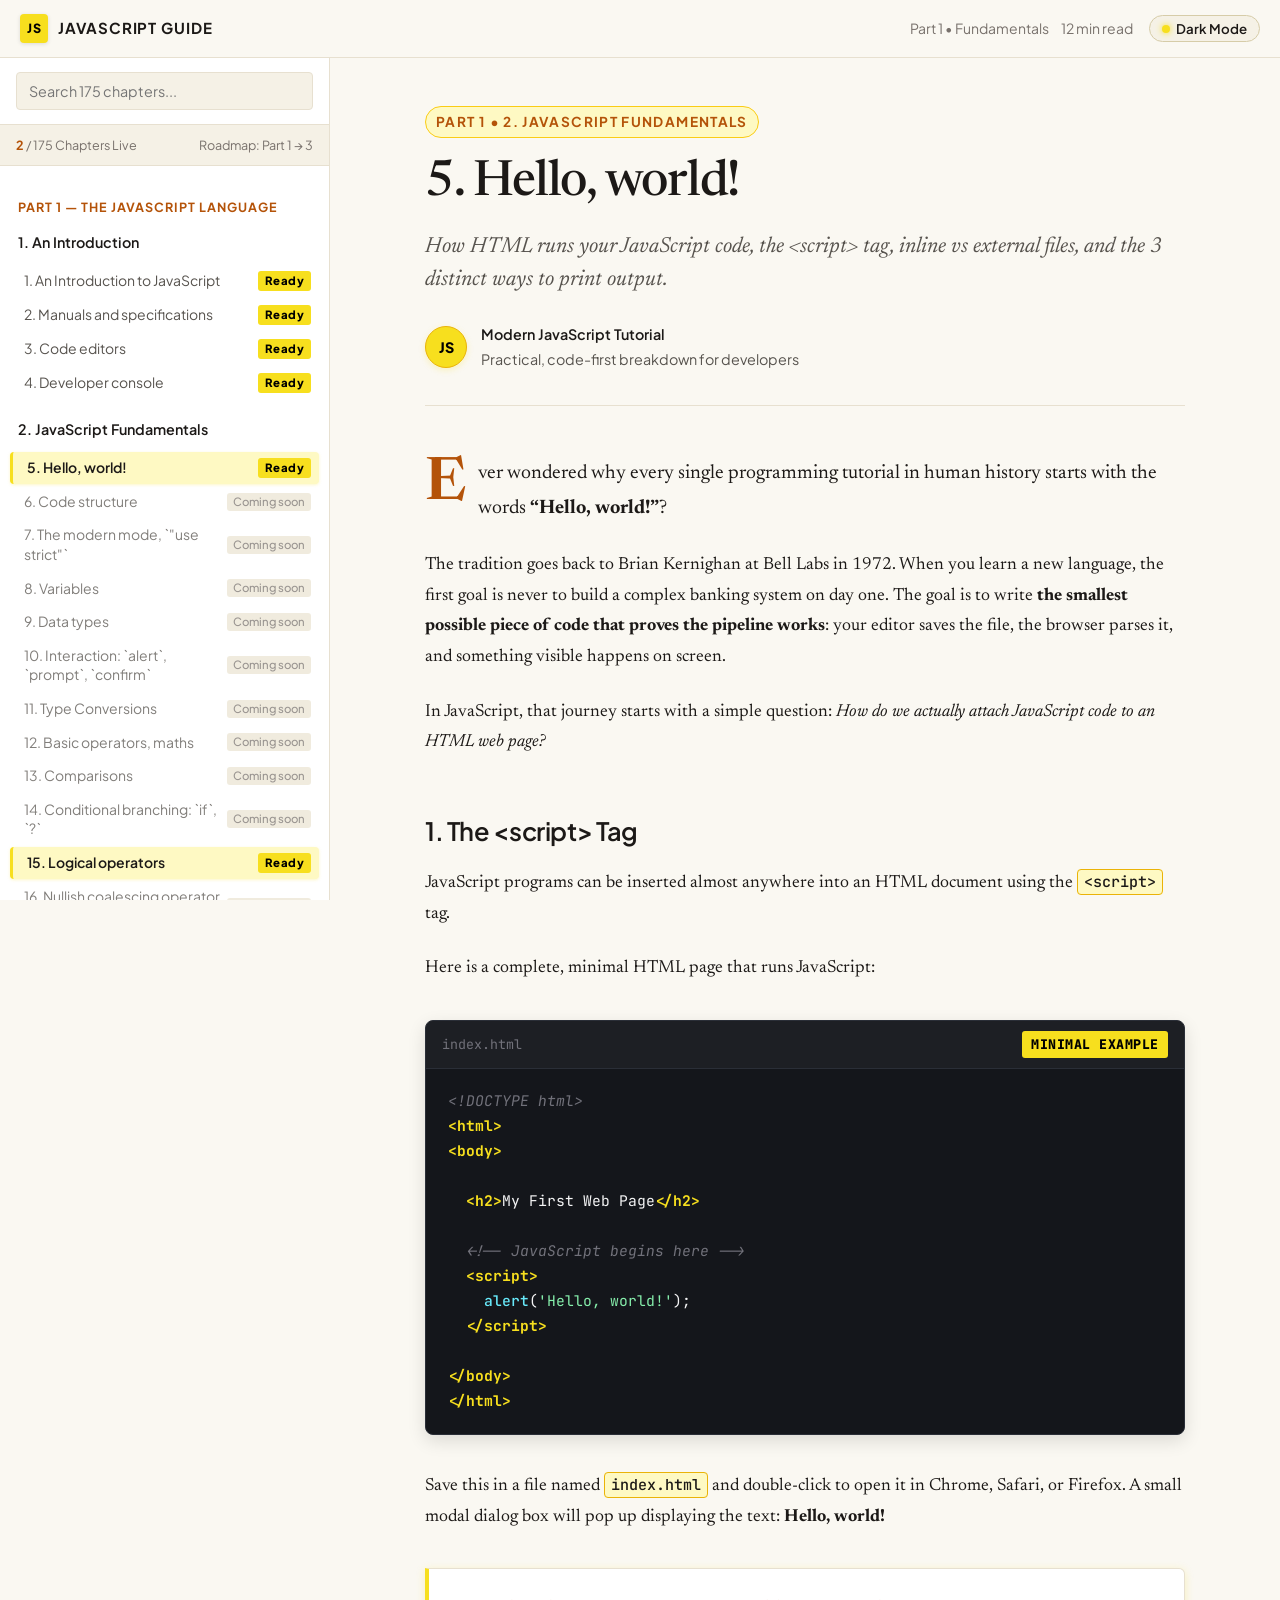
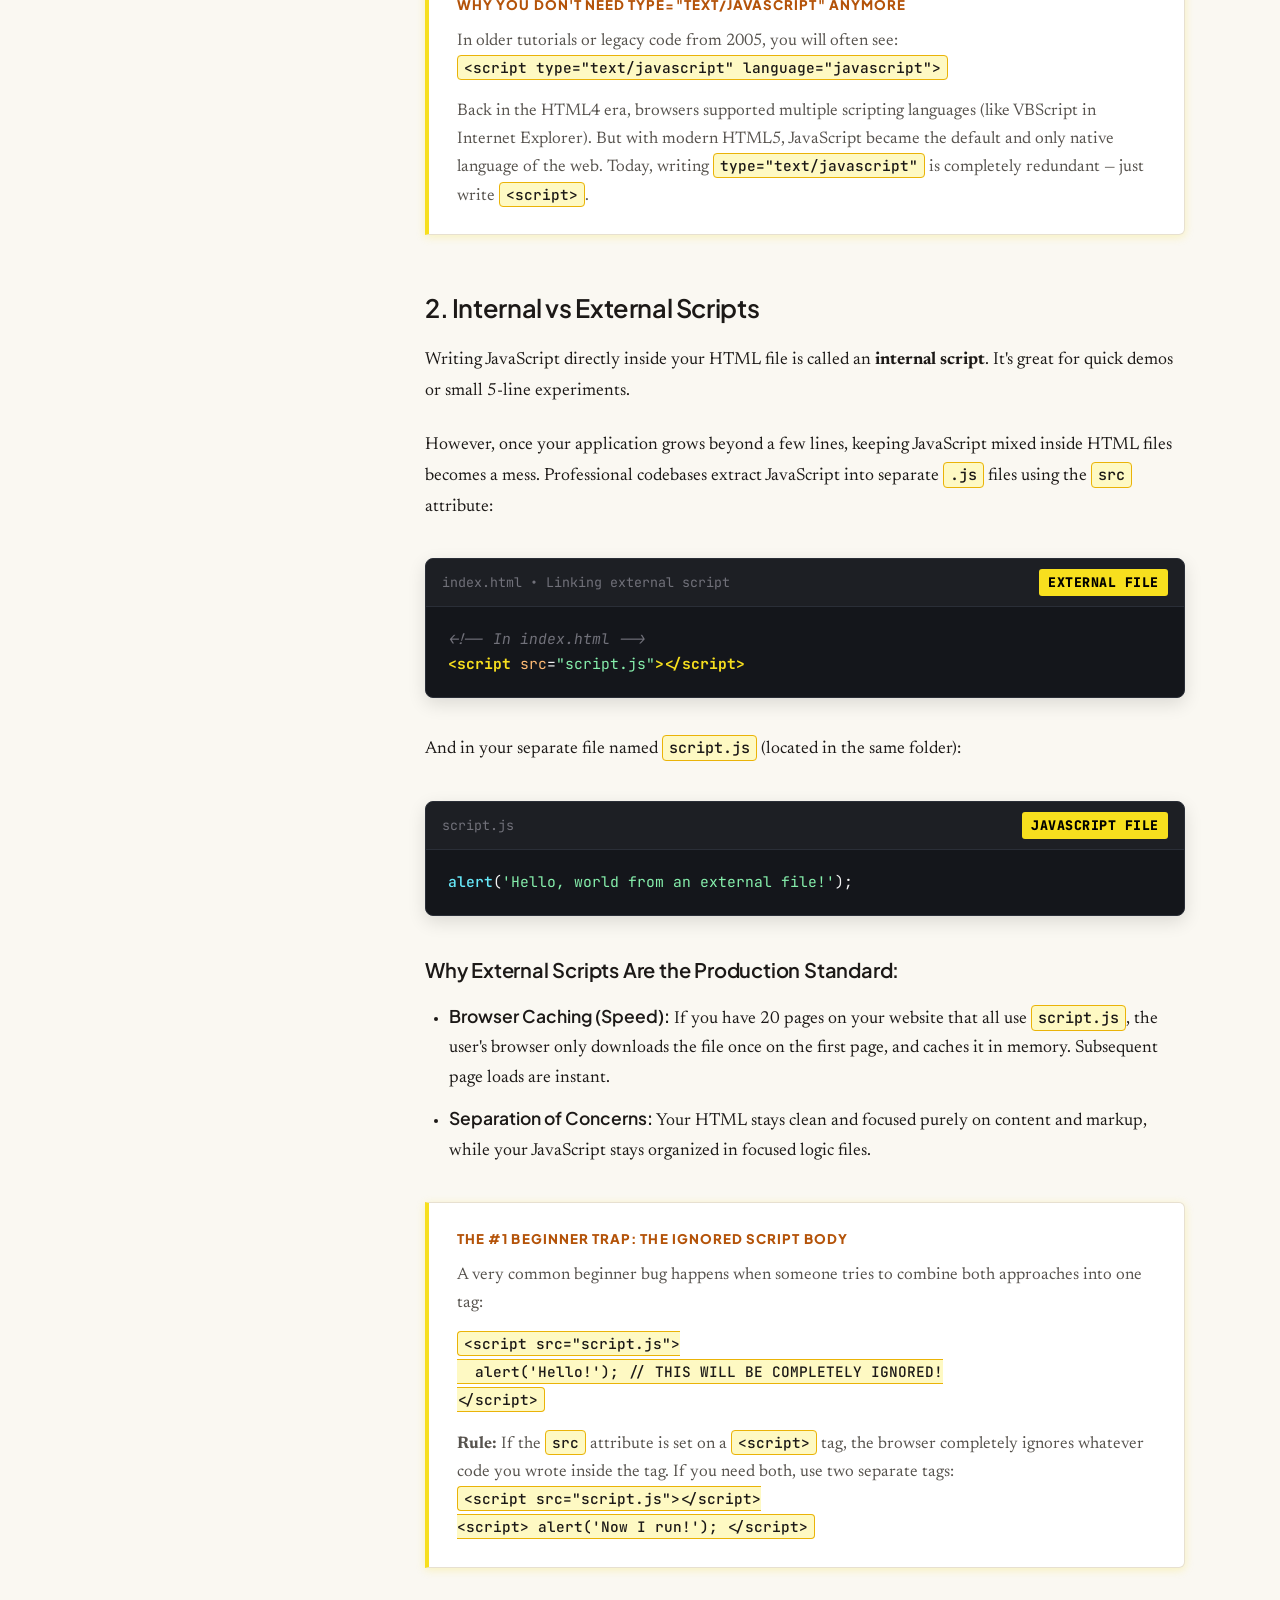
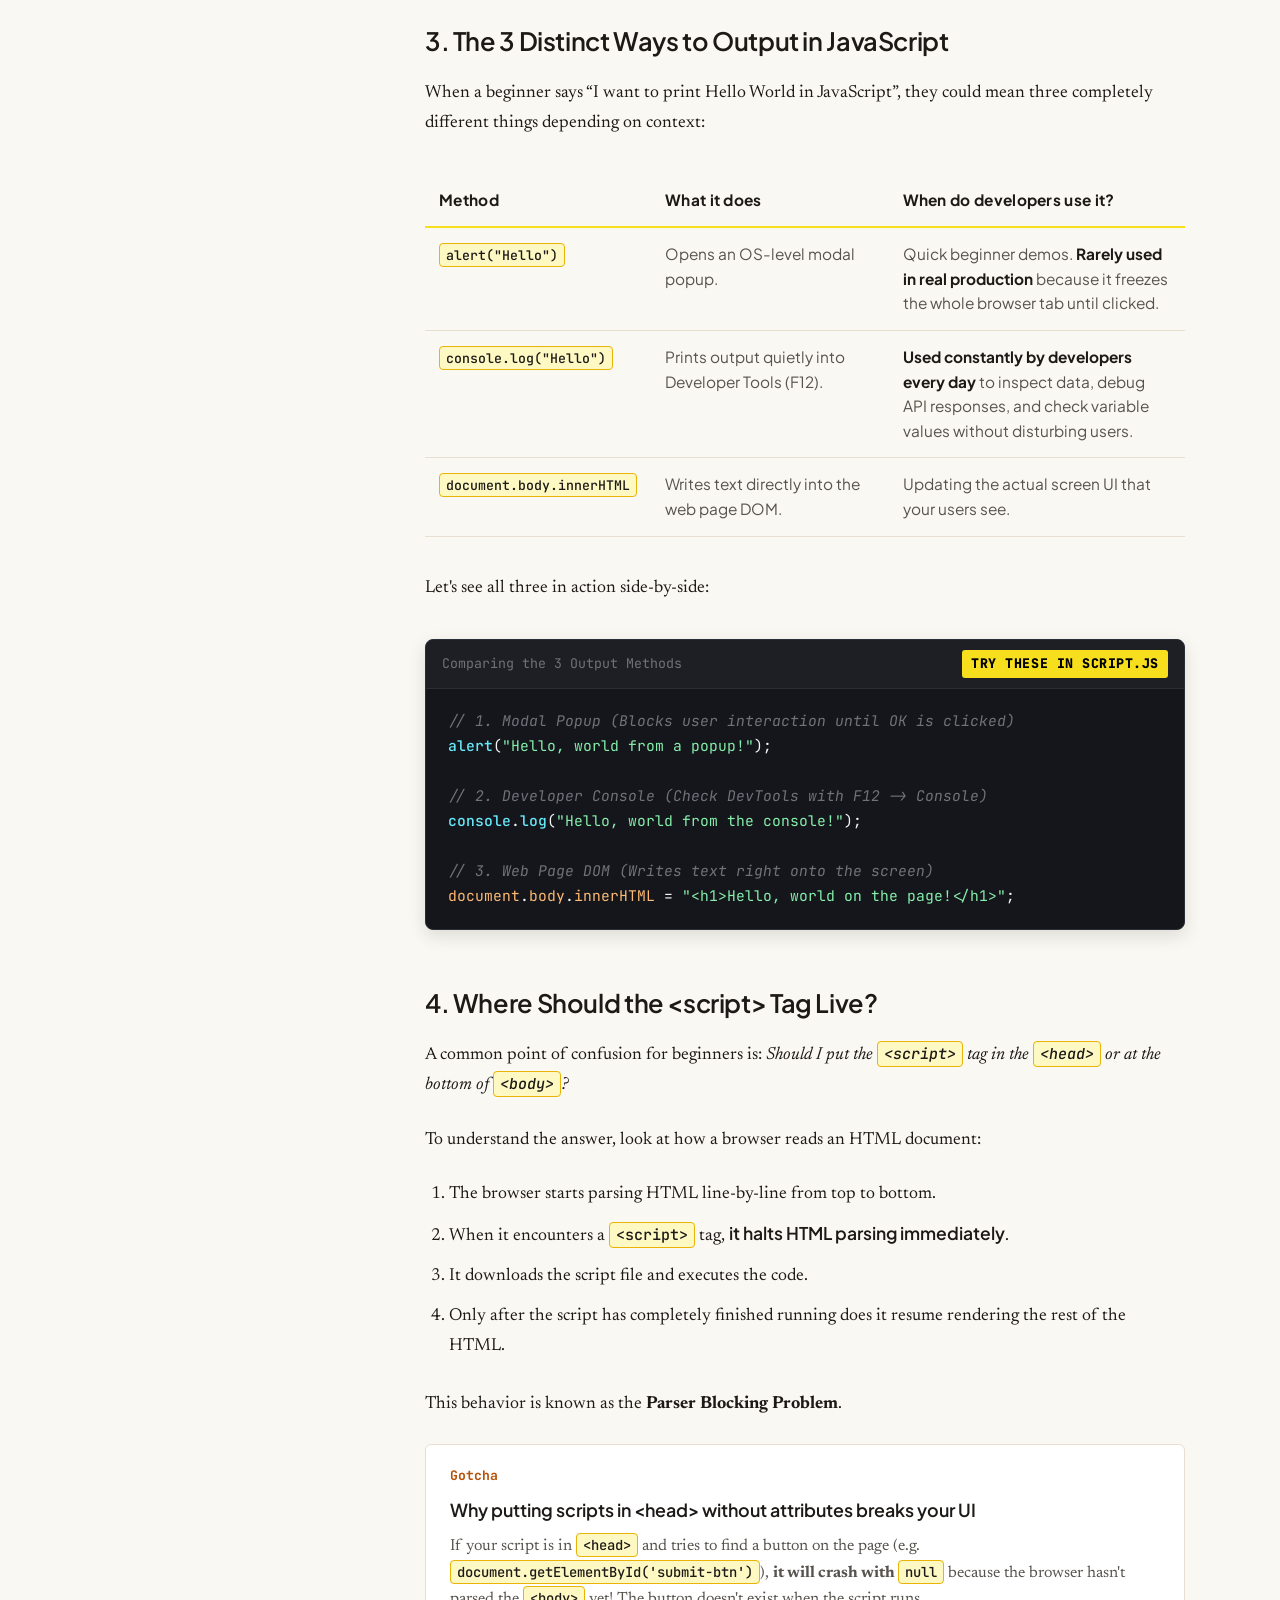
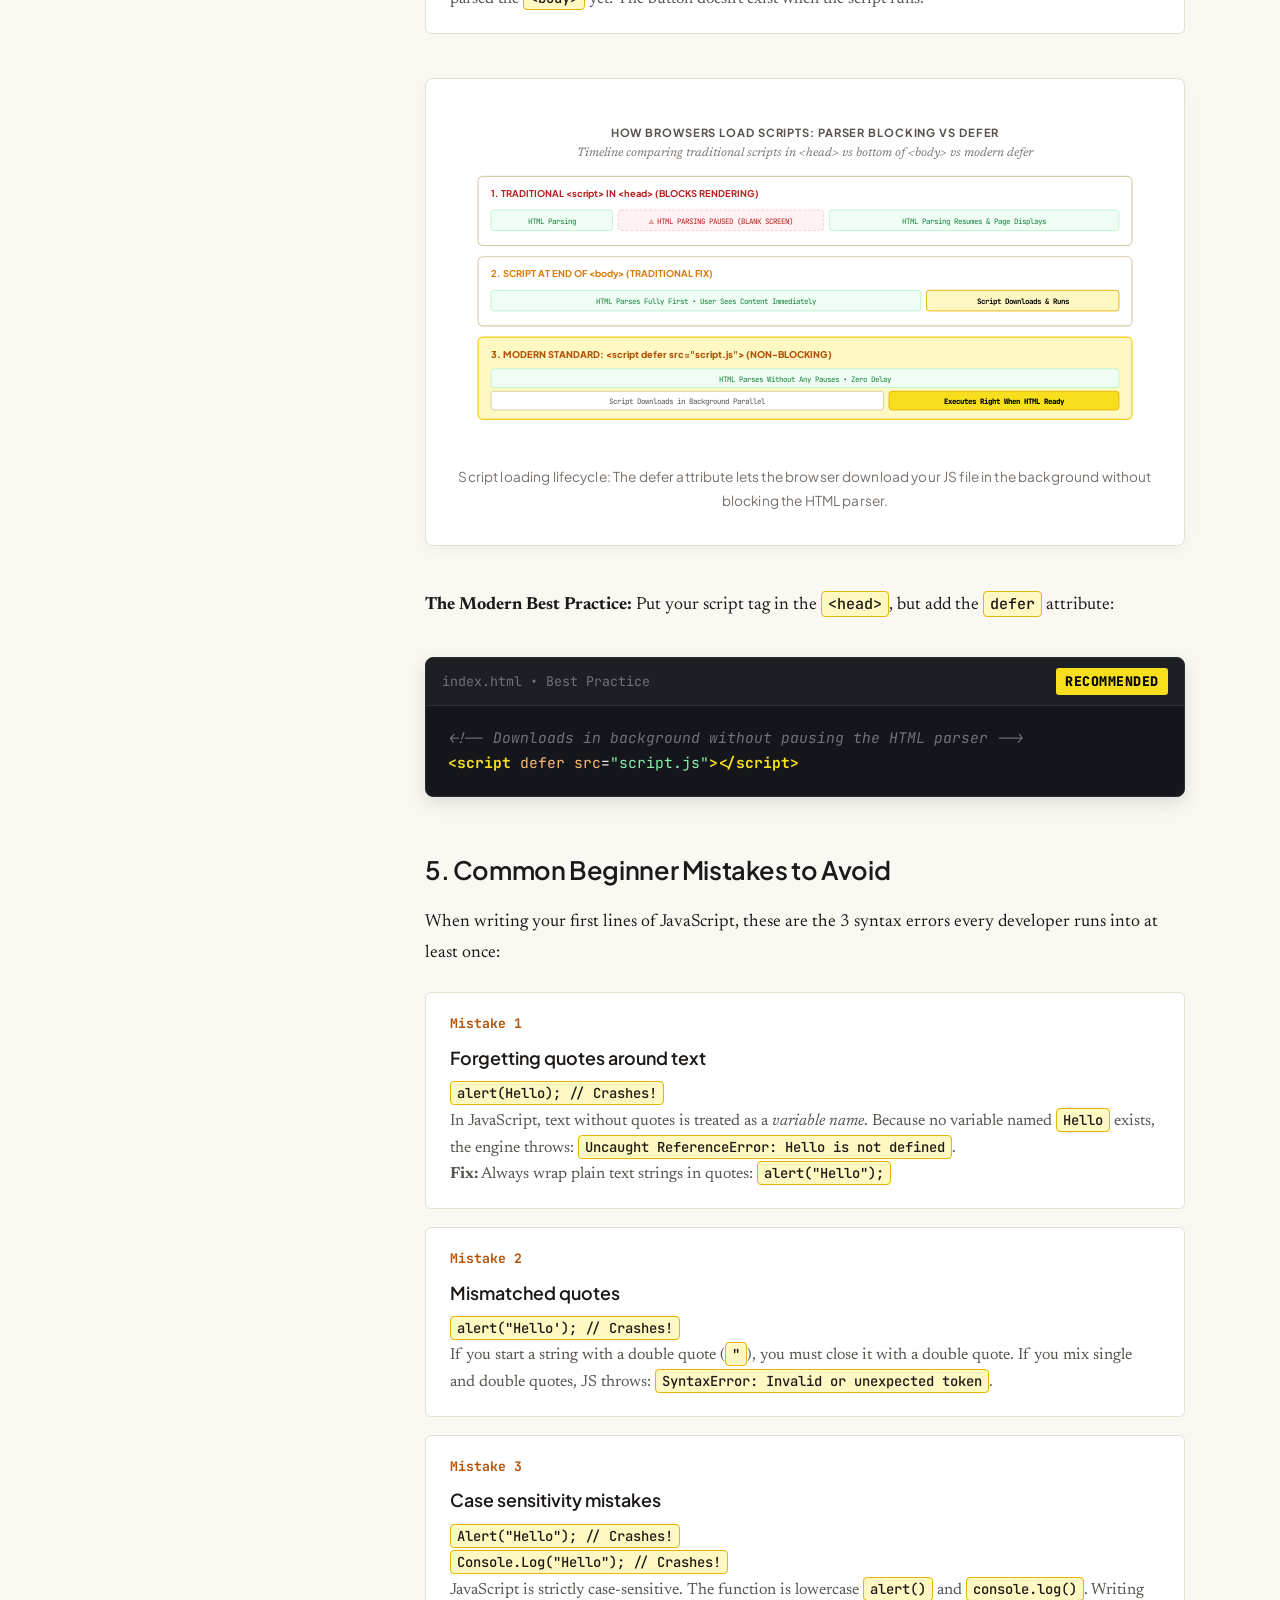
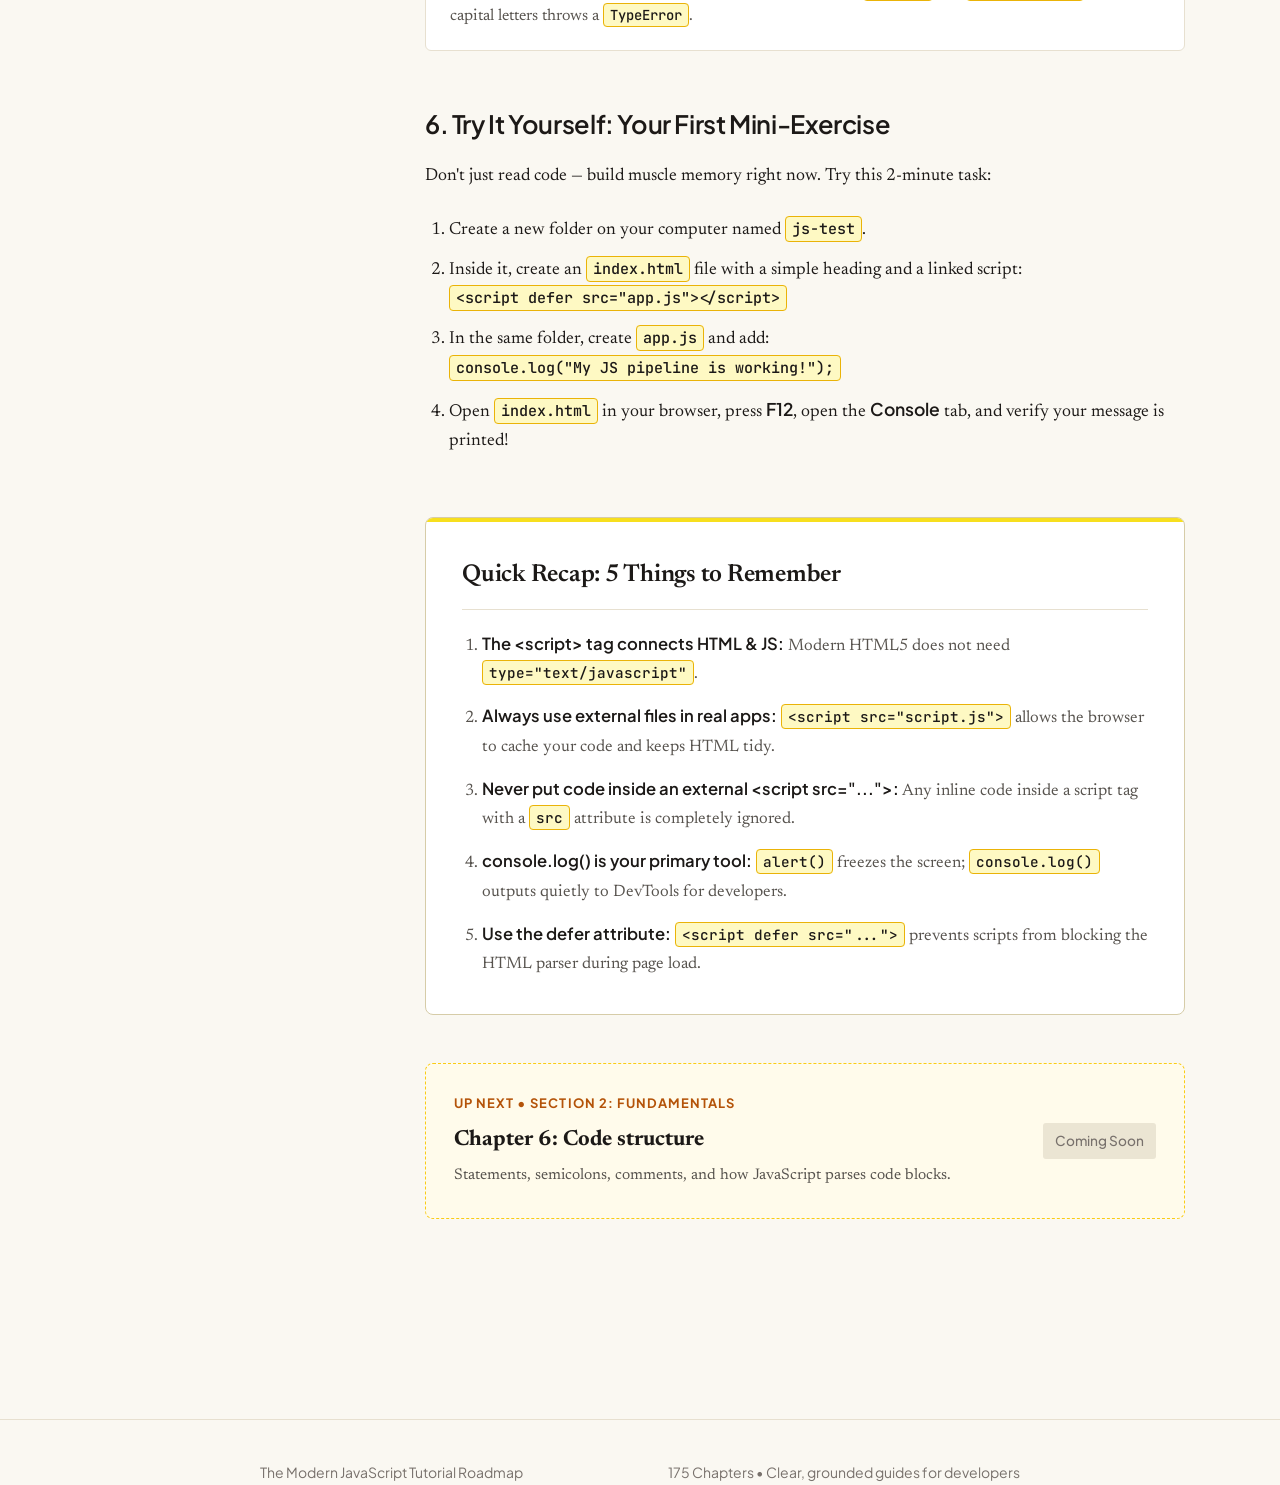
<file: hello-world.html>
<!DOCTYPE html>
<html lang="en">
<head>
  <meta charset="UTF-8">
  <meta name="viewport" content="width=device-width, initial-scale=1.0">
  <title>JavaScript Guide — 5. Hello, world!</title>
  <meta name="description" content="In-depth layman guide to Hello World in JavaScript: The <script> tag, inline vs external scripts, parser blocking, defer, and the 3 ways to output data.">

  <!-- Typography from Google Fonts -->
  <link rel="preconnect" href="https://fonts.googleapis.com">
  <link rel="preconnect" href="https://fonts.gstatic.com" crossorigin>
  <link href="https://fonts.googleapis.com/css2?family=JetBrains+Mono:wght@400;500;600;700&family=Newsreader:ital,opsz,wght@0,6..72,400..600;1,6..72,400..500&family=Plus+Jakarta+Sans:wght@400;500;600;700;800&display=swap" rel="stylesheet">

  <link rel="stylesheet" href="style.css">
</head>
<body>

  <!-- Top Navigation Bar -->
  <header class="top-bar">
    <div class="top-bar-left">
      <button class="menu-toggle-btn" id="menu-toggle" aria-label="Toggle chapter menu">&#9776; Chapters</button>
      <div class="brand-mark">
        <span class="brand-badge">JS</span>
        <span>JavaScript Guide</span>
      </div>
    </div>
    <div class="top-bar-right">
      <div class="top-bar-meta">
        <span>Part 1 &bull; Fundamentals</span>
        <span>12 min read</span>
      </div>
      <button class="theme-toggle-btn" id="theme-toggle" aria-label="Toggle color theme">
        <span class="theme-indicator-dot"></span>
        <span id="theme-text">Dark Mode</span>
      </button>
    </div>
  </header>

  <!-- App Layout: Sidebar + Main Content -->
  <div class="app-layout">
    
    <!-- Left Chapters Sidebar -->
    <aside class="sidebar" id="sidebar">
      <div class="sidebar-search-box">
        <input type="text" id="sidebar-search" class="sidebar-search-input" placeholder="Search 175 chapters..." autocomplete="off">
      </div>
      <div class="sidebar-stats">
        <span><strong>2</strong> / 175 Chapters Live</span>
        <span>Roadmap: Part 1 &rarr; 3</span>
      </div>
      <nav class="sidebar-tree">
        <div class="part-header">Part 1 — The JavaScript Language</div>
<div class="section-group">
  <div class="section-title">1. An Introduction</div>
  <ul class="chapter-list">
    <li class="chapter-item">
      <a href="index.html#section-what-is-js" class="chapter-link">
        <span>1. An Introduction to JavaScript</span>
        <span class="badge-active">Ready</span>
      </a>
    </li>
    <li class="chapter-item">
      <a href="index.html#section-specs-manuals" class="chapter-link">
        <span>2. Manuals and specifications</span>
        <span class="badge-active">Ready</span>
      </a>
    </li>
    <li class="chapter-item">
      <a href="index.html#section-editors" class="chapter-link">
        <span>3. Code editors</span>
        <span class="badge-active">Ready</span>
      </a>
    </li>
    <li class="chapter-item">
      <a href="index.html#section-console" class="chapter-link">
        <span>4. Developer console</span>
        <span class="badge-active">Ready</span>
      </a>
    </li>
  </ul>
</div>
<div class="section-group">
  <div class="section-title">2. JavaScript Fundamentals</div>
  <ul class="chapter-list">
    <li class="chapter-item">
      <a href="hello-world.html" class="chapter-link active">
        <span>5. Hello, world!</span>
        <span class="badge-active">Ready</span>
      </a>
    </li>
    <li class="chapter-item">
      <a href="#" class="chapter-link coming-soon" data-title="6. Code structure" data-section="2. JavaScript Fundamentals">
        <span>6. Code structure</span>
        <span class="badge-soon">Coming soon</span>
      </a>
    </li>
    <li class="chapter-item">
      <a href="#" class="chapter-link coming-soon" data-title="7. The modern mode, `&quot;use strict&quot;`" data-section="2. JavaScript Fundamentals">
        <span>7. The modern mode, `&quot;use strict&quot;`</span>
        <span class="badge-soon">Coming soon</span>
      </a>
    </li>
    <li class="chapter-item">
      <a href="#" class="chapter-link coming-soon" data-title="8. Variables" data-section="2. JavaScript Fundamentals">
        <span>8. Variables</span>
        <span class="badge-soon">Coming soon</span>
      </a>
    </li>
    <li class="chapter-item">
      <a href="#" class="chapter-link coming-soon" data-title="9. Data types" data-section="2. JavaScript Fundamentals">
        <span>9. Data types</span>
        <span class="badge-soon">Coming soon</span>
      </a>
    </li>
    <li class="chapter-item">
      <a href="#" class="chapter-link coming-soon" data-title="10. Interaction: `alert`, `prompt`, `confirm`" data-section="2. JavaScript Fundamentals">
        <span>10. Interaction: `alert`, `prompt`, `confirm`</span>
        <span class="badge-soon">Coming soon</span>
      </a>
    </li>
    <li class="chapter-item">
      <a href="#" class="chapter-link coming-soon" data-title="11. Type Conversions" data-section="2. JavaScript Fundamentals">
        <span>11. Type Conversions</span>
        <span class="badge-soon">Coming soon</span>
      </a>
    </li>
    <li class="chapter-item">
      <a href="#" class="chapter-link coming-soon" data-title="12. Basic operators, maths" data-section="2. JavaScript Fundamentals">
        <span>12. Basic operators, maths</span>
        <span class="badge-soon">Coming soon</span>
      </a>
    </li>
    <li class="chapter-item">
      <a href="#" class="chapter-link coming-soon" data-title="13. Comparisons" data-section="2. JavaScript Fundamentals">
        <span>13. Comparisons</span>
        <span class="badge-soon">Coming soon</span>
      </a>
    </li>
    <li class="chapter-item">
      <a href="#" class="chapter-link coming-soon" data-title="14. Conditional branching: `if`, `?`" data-section="2. JavaScript Fundamentals">
        <span>14. Conditional branching: `if`, `?`</span>
        <span class="badge-soon">Coming soon</span>
      </a>
    </li>
    <li class="chapter-item">
      <a href="hello-world.html" class="chapter-link active">
        <span>15. Logical operators</span>
        <span class="badge-active">Ready</span>
      </a>
    </li>
    <li class="chapter-item">
      <a href="#" class="chapter-link coming-soon" data-title="16. Nullish coalescing operator `??`" data-section="2. JavaScript Fundamentals">
        <span>16. Nullish coalescing operator `??`</span>
        <span class="badge-soon">Coming soon</span>
      </a>
    </li>
    <li class="chapter-item">
      <a href="#" class="chapter-link coming-soon" data-title="17. Loops: `while` and `for`" data-section="2. JavaScript Fundamentals">
        <span>17. Loops: `while` and `for`</span>
        <span class="badge-soon">Coming soon</span>
      </a>
    </li>
    <li class="chapter-item">
      <a href="#" class="chapter-link coming-soon" data-title="18. The `&quot;switch&quot;` statement" data-section="2. JavaScript Fundamentals">
        <span>18. The `&quot;switch&quot;` statement</span>
        <span class="badge-soon">Coming soon</span>
      </a>
    </li>
    <li class="chapter-item">
      <a href="#" class="chapter-link coming-soon" data-title="19. Functions" data-section="2. JavaScript Fundamentals">
        <span>19. Functions</span>
        <span class="badge-soon">Coming soon</span>
      </a>
    </li>
    <li class="chapter-item">
      <a href="#" class="chapter-link coming-soon" data-title="20. Function expressions" data-section="2. JavaScript Fundamentals">
        <span>20. Function expressions</span>
        <span class="badge-soon">Coming soon</span>
      </a>
    </li>
    <li class="chapter-item">
      <a href="#" class="chapter-link coming-soon" data-title="21. Arrow functions, the basics" data-section="2. JavaScript Fundamentals">
        <span>21. Arrow functions, the basics</span>
        <span class="badge-soon">Coming soon</span>
      </a>
    </li>
  </ul>
</div>
<div class="section-group">
  <div class="section-title">3. JavaScript Specials</div>
  <ul class="chapter-list">
    <li class="chapter-item">
      <a href="#" class="chapter-link coming-soon" data-title="22. Code quality" data-section="3. JavaScript Specials">
        <span>22. Code quality</span>
        <span class="badge-soon">Coming soon</span>
      </a>
    </li>
    <li class="chapter-item">
      <a href="#" class="chapter-link coming-soon" data-title="23. Debugging in the browser" data-section="3. JavaScript Specials">
        <span>23. Debugging in the browser</span>
        <span class="badge-soon">Coming soon</span>
      </a>
    </li>
    <li class="chapter-item">
      <a href="#" class="chapter-link coming-soon" data-title="24. Coding Style" data-section="3. JavaScript Specials">
        <span>24. Coding Style</span>
        <span class="badge-soon">Coming soon</span>
      </a>
    </li>
    <li class="chapter-item">
      <a href="#" class="chapter-link coming-soon" data-title="25. Comments" data-section="3. JavaScript Specials">
        <span>25. Comments</span>
        <span class="badge-soon">Coming soon</span>
      </a>
    </li>
    <li class="chapter-item">
      <a href="#" class="chapter-link coming-soon" data-title="26. Ninja code" data-section="3. JavaScript Specials">
        <span>26. Ninja code</span>
        <span class="badge-soon">Coming soon</span>
      </a>
    </li>
    <li class="chapter-item">
      <a href="#" class="chapter-link coming-soon" data-title="27. Automated testing with Mocha" data-section="3. JavaScript Specials">
        <span>27. Automated testing with Mocha</span>
        <span class="badge-soon">Coming soon</span>
      </a>
    </li>
    <li class="chapter-item">
      <a href="#" class="chapter-link coming-soon" data-title="28. Polyfills and transpilers" data-section="3. JavaScript Specials">
        <span>28. Polyfills and transpilers</span>
        <span class="badge-soon">Coming soon</span>
      </a>
    </li>
  </ul>
</div>
<div class="section-group">
  <div class="section-title">4. Objects: The Basics</div>
  <ul class="chapter-list">
    <li class="chapter-item">
      <a href="#" class="chapter-link coming-soon" data-title="29. Objects" data-section="4. Objects: The Basics">
        <span>29. Objects</span>
        <span class="badge-soon">Coming soon</span>
      </a>
    </li>
    <li class="chapter-item">
      <a href="#" class="chapter-link coming-soon" data-title="30. Object references and copying" data-section="4. Objects: The Basics">
        <span>30. Object references and copying</span>
        <span class="badge-soon">Coming soon</span>
      </a>
    </li>
    <li class="chapter-item">
      <a href="#" class="chapter-link coming-soon" data-title="31. Garbage collection" data-section="4. Objects: The Basics">
        <span>31. Garbage collection</span>
        <span class="badge-soon">Coming soon</span>
      </a>
    </li>
    <li class="chapter-item">
      <a href="#" class="chapter-link coming-soon" data-title="32. Object methods, `this`" data-section="4. Objects: The Basics">
        <span>32. Object methods, `this`</span>
        <span class="badge-soon">Coming soon</span>
      </a>
    </li>
    <li class="chapter-item">
      <a href="#" class="chapter-link coming-soon" data-title="33. Constructor, operator `new`" data-section="4. Objects: The Basics">
        <span>33. Constructor, operator `new`</span>
        <span class="badge-soon">Coming soon</span>
      </a>
    </li>
    <li class="chapter-item">
      <a href="#" class="chapter-link coming-soon" data-title="34. Optional chaining `?.`" data-section="4. Objects: The Basics">
        <span>34. Optional chaining `?.`</span>
        <span class="badge-soon">Coming soon</span>
      </a>
    </li>
    <li class="chapter-item">
      <a href="#" class="chapter-link coming-soon" data-title="35. Symbol type" data-section="4. Objects: The Basics">
        <span>35. Symbol type</span>
        <span class="badge-soon">Coming soon</span>
      </a>
    </li>
    <li class="chapter-item">
      <a href="#" class="chapter-link coming-soon" data-title="36. Object to primitive conversion" data-section="4. Objects: The Basics">
        <span>36. Object to primitive conversion</span>
        <span class="badge-soon">Coming soon</span>
      </a>
    </li>
  </ul>
</div>
<div class="section-group">
  <div class="section-title">5. Data Types</div>
  <ul class="chapter-list">
    <li class="chapter-item">
      <a href="#" class="chapter-link coming-soon" data-title="37. Methods of primitives" data-section="5. Data Types">
        <span>37. Methods of primitives</span>
        <span class="badge-soon">Coming soon</span>
      </a>
    </li>
    <li class="chapter-item">
      <a href="#" class="chapter-link coming-soon" data-title="38. Numbers" data-section="5. Data Types">
        <span>38. Numbers</span>
        <span class="badge-soon">Coming soon</span>
      </a>
    </li>
    <li class="chapter-item">
      <a href="#" class="chapter-link coming-soon" data-title="39. Strings" data-section="5. Data Types">
        <span>39. Strings</span>
        <span class="badge-soon">Coming soon</span>
      </a>
    </li>
    <li class="chapter-item">
      <a href="#" class="chapter-link coming-soon" data-title="40. Arrays" data-section="5. Data Types">
        <span>40. Arrays</span>
        <span class="badge-soon">Coming soon</span>
      </a>
    </li>
    <li class="chapter-item">
      <a href="#" class="chapter-link coming-soon" data-title="41. Array methods" data-section="5. Data Types">
        <span>41. Array methods</span>
        <span class="badge-soon">Coming soon</span>
      </a>
    </li>
    <li class="chapter-item">
      <a href="#" class="chapter-link coming-soon" data-title="42. Iterables" data-section="5. Data Types">
        <span>42. Iterables</span>
        <span class="badge-soon">Coming soon</span>
      </a>
    </li>
    <li class="chapter-item">
      <a href="#" class="chapter-link coming-soon" data-title="43. Map and Set" data-section="5. Data Types">
        <span>43. Map and Set</span>
        <span class="badge-soon">Coming soon</span>
      </a>
    </li>
    <li class="chapter-item">
      <a href="#" class="chapter-link coming-soon" data-title="44. WeakMap and WeakSet" data-section="5. Data Types">
        <span>44. WeakMap and WeakSet</span>
        <span class="badge-soon">Coming soon</span>
      </a>
    </li>
    <li class="chapter-item">
      <a href="#" class="chapter-link coming-soon" data-title="45. `Object.keys`, `values`, `entries`" data-section="5. Data Types">
        <span>45. `Object.keys`, `values`, `entries`</span>
        <span class="badge-soon">Coming soon</span>
      </a>
    </li>
    <li class="chapter-item">
      <a href="#" class="chapter-link coming-soon" data-title="46. Destructuring assignment" data-section="5. Data Types">
        <span>46. Destructuring assignment</span>
        <span class="badge-soon">Coming soon</span>
      </a>
    </li>
    <li class="chapter-item">
      <a href="#" class="chapter-link coming-soon" data-title="47. Date and time" data-section="5. Data Types">
        <span>47. Date and time</span>
        <span class="badge-soon">Coming soon</span>
      </a>
    </li>
    <li class="chapter-item">
      <a href="#" class="chapter-link coming-soon" data-title="48. JSON methods, `toJSON`" data-section="5. Data Types">
        <span>48. JSON methods, `toJSON`</span>
        <span class="badge-soon">Coming soon</span>
      </a>
    </li>
  </ul>
</div>
<div class="section-group">
  <div class="section-title">6. Advanced Working with Functions</div>
  <ul class="chapter-list">
    <li class="chapter-item">
      <a href="#" class="chapter-link coming-soon" data-title="49. Recursion and stack" data-section="6. Advanced Working with Functions">
        <span>49. Recursion and stack</span>
        <span class="badge-soon">Coming soon</span>
      </a>
    </li>
    <li class="chapter-item">
      <a href="#" class="chapter-link coming-soon" data-title="50. Rest parameters and spread syntax" data-section="6. Advanced Working with Functions">
        <span>50. Rest parameters and spread syntax</span>
        <span class="badge-soon">Coming soon</span>
      </a>
    </li>
    <li class="chapter-item">
      <a href="#" class="chapter-link coming-soon" data-title="51. Variable scope, closure" data-section="6. Advanced Working with Functions">
        <span>51. Variable scope, closure</span>
        <span class="badge-soon">Coming soon</span>
      </a>
    </li>
    <li class="chapter-item">
      <a href="#" class="chapter-link coming-soon" data-title="52. The old `&quot;var&quot;`" data-section="6. Advanced Working with Functions">
        <span>52. The old `&quot;var&quot;`</span>
        <span class="badge-soon">Coming soon</span>
      </a>
    </li>
    <li class="chapter-item">
      <a href="#" class="chapter-link coming-soon" data-title="53. Global object" data-section="6. Advanced Working with Functions">
        <span>53. Global object</span>
        <span class="badge-soon">Coming soon</span>
      </a>
    </li>
    <li class="chapter-item">
      <a href="#" class="chapter-link coming-soon" data-title="54. Function object, NFE" data-section="6. Advanced Working with Functions">
        <span>54. Function object, NFE</span>
        <span class="badge-soon">Coming soon</span>
      </a>
    </li>
    <li class="chapter-item">
      <a href="#" class="chapter-link coming-soon" data-title="55. The `new Function` syntax" data-section="6. Advanced Working with Functions">
        <span>55. The `new Function` syntax</span>
        <span class="badge-soon">Coming soon</span>
      </a>
    </li>
    <li class="chapter-item">
      <a href="#" class="chapter-link coming-soon" data-title="56. Scheduling: `setTimeout` and `setInterval`" data-section="6. Advanced Working with Functions">
        <span>56. Scheduling: `setTimeout` and `setInterval`</span>
        <span class="badge-soon">Coming soon</span>
      </a>
    </li>
    <li class="chapter-item">
      <a href="#" class="chapter-link coming-soon" data-title="57. Decorators and forwarding, `call/apply`" data-section="6. Advanced Working with Functions">
        <span>57. Decorators and forwarding, `call/apply`</span>
        <span class="badge-soon">Coming soon</span>
      </a>
    </li>
    <li class="chapter-item">
      <a href="#" class="chapter-link coming-soon" data-title="58. Function binding" data-section="6. Advanced Working with Functions">
        <span>58. Function binding</span>
        <span class="badge-soon">Coming soon</span>
      </a>
    </li>
    <li class="chapter-item">
      <a href="#" class="chapter-link coming-soon" data-title="59. Arrow functions revisited" data-section="6. Advanced Working with Functions">
        <span>59. Arrow functions revisited</span>
        <span class="badge-soon">Coming soon</span>
      </a>
    </li>
  </ul>
</div>
<div class="section-group">
  <div class="section-title">7. Object Properties Configuration</div>
  <ul class="chapter-list">
    <li class="chapter-item">
      <a href="#" class="chapter-link coming-soon" data-title="60. Property flags and descriptors" data-section="7. Object Properties Configuration">
        <span>60. Property flags and descriptors</span>
        <span class="badge-soon">Coming soon</span>
      </a>
    </li>
    <li class="chapter-item">
      <a href="#" class="chapter-link coming-soon" data-title="61. Property getters and setters" data-section="7. Object Properties Configuration">
        <span>61. Property getters and setters</span>
        <span class="badge-soon">Coming soon</span>
      </a>
    </li>
  </ul>
</div>
<div class="section-group">
  <div class="section-title">8. Prototypes, Inheritance</div>
  <ul class="chapter-list">
    <li class="chapter-item">
      <a href="#" class="chapter-link coming-soon" data-title="62. Prototypal inheritance" data-section="8. Prototypes, Inheritance">
        <span>62. Prototypal inheritance</span>
        <span class="badge-soon">Coming soon</span>
      </a>
    </li>
    <li class="chapter-item">
      <a href="#" class="chapter-link coming-soon" data-title="63. `F.prototype`" data-section="8. Prototypes, Inheritance">
        <span>63. `F.prototype`</span>
        <span class="badge-soon">Coming soon</span>
      </a>
    </li>
    <li class="chapter-item">
      <a href="#" class="chapter-link coming-soon" data-title="64. Native prototypes" data-section="8. Prototypes, Inheritance">
        <span>64. Native prototypes</span>
        <span class="badge-soon">Coming soon</span>
      </a>
    </li>
    <li class="chapter-item">
      <a href="#" class="chapter-link coming-soon" data-title="65. Prototype methods, objects without `__proto__`" data-section="8. Prototypes, Inheritance">
        <span>65. Prototype methods, objects without `__proto__`</span>
        <span class="badge-soon">Coming soon</span>
      </a>
    </li>
  </ul>
</div>
<div class="section-group">
  <div class="section-title">9. Classes</div>
  <ul class="chapter-list">
    <li class="chapter-item">
      <a href="#" class="chapter-link coming-soon" data-title="66. Class basic syntax" data-section="9. Classes">
        <span>66. Class basic syntax</span>
        <span class="badge-soon">Coming soon</span>
      </a>
    </li>
    <li class="chapter-item">
      <a href="#" class="chapter-link coming-soon" data-title="67. Class inheritance" data-section="9. Classes">
        <span>67. Class inheritance</span>
        <span class="badge-soon">Coming soon</span>
      </a>
    </li>
    <li class="chapter-item">
      <a href="#" class="chapter-link coming-soon" data-title="68. Static properties and methods" data-section="9. Classes">
        <span>68. Static properties and methods</span>
        <span class="badge-soon">Coming soon</span>
      </a>
    </li>
    <li class="chapter-item">
      <a href="#" class="chapter-link coming-soon" data-title="69. Private and protected properties and methods" data-section="9. Classes">
        <span>69. Private and protected properties and methods</span>
        <span class="badge-soon">Coming soon</span>
      </a>
    </li>
    <li class="chapter-item">
      <a href="#" class="chapter-link coming-soon" data-title="70. Extending built-in classes" data-section="9. Classes">
        <span>70. Extending built-in classes</span>
        <span class="badge-soon">Coming soon</span>
      </a>
    </li>
    <li class="chapter-item">
      <a href="#" class="chapter-link coming-soon" data-title="71. Class checking: `instanceof`" data-section="9. Classes">
        <span>71. Class checking: `instanceof`</span>
        <span class="badge-soon">Coming soon</span>
      </a>
    </li>
    <li class="chapter-item">
      <a href="#" class="chapter-link coming-soon" data-title="72. Mixins" data-section="9. Classes">
        <span>72. Mixins</span>
        <span class="badge-soon">Coming soon</span>
      </a>
    </li>
  </ul>
</div>
<div class="section-group">
  <div class="section-title">10. Error Handling</div>
  <ul class="chapter-list">
    <li class="chapter-item">
      <a href="#" class="chapter-link coming-soon" data-title="73. Error handling, `try...catch`" data-section="10. Error Handling">
        <span>73. Error handling, `try...catch`</span>
        <span class="badge-soon">Coming soon</span>
      </a>
    </li>
    <li class="chapter-item">
      <a href="#" class="chapter-link coming-soon" data-title="74. Custom errors, extending `Error`" data-section="10. Error Handling">
        <span>74. Custom errors, extending `Error`</span>
        <span class="badge-soon">Coming soon</span>
      </a>
    </li>
  </ul>
</div>
<div class="section-group">
  <div class="section-title">11. Promises, async/await</div>
  <ul class="chapter-list">
    <li class="chapter-item">
      <a href="#" class="chapter-link coming-soon" data-title="75. Introduction: callbacks" data-section="11. Promises, async/await">
        <span>75. Introduction: callbacks</span>
        <span class="badge-soon">Coming soon</span>
      </a>
    </li>
    <li class="chapter-item">
      <a href="#" class="chapter-link coming-soon" data-title="76. Promise" data-section="11. Promises, async/await">
        <span>76. Promise</span>
        <span class="badge-soon">Coming soon</span>
      </a>
    </li>
    <li class="chapter-item">
      <a href="#" class="chapter-link coming-soon" data-title="77. Promises chaining" data-section="11. Promises, async/await">
        <span>77. Promises chaining</span>
        <span class="badge-soon">Coming soon</span>
      </a>
    </li>
    <li class="chapter-item">
      <a href="#" class="chapter-link coming-soon" data-title="78. Error handling with promises" data-section="11. Promises, async/await">
        <span>78. Error handling with promises</span>
        <span class="badge-soon">Coming soon</span>
      </a>
    </li>
    <li class="chapter-item">
      <a href="#" class="chapter-link coming-soon" data-title="79. Promise API" data-section="11. Promises, async/await">
        <span>79. Promise API</span>
        <span class="badge-soon">Coming soon</span>
      </a>
    </li>
    <li class="chapter-item">
      <a href="#" class="chapter-link coming-soon" data-title="80. Promisification" data-section="11. Promises, async/await">
        <span>80. Promisification</span>
        <span class="badge-soon">Coming soon</span>
      </a>
    </li>
    <li class="chapter-item">
      <a href="#" class="chapter-link coming-soon" data-title="81. Microtasks" data-section="11. Promises, async/await">
        <span>81. Microtasks</span>
        <span class="badge-soon">Coming soon</span>
      </a>
    </li>
    <li class="chapter-item">
      <a href="#" class="chapter-link coming-soon" data-title="82. Async/await" data-section="11. Promises, async/await">
        <span>82. Async/await</span>
        <span class="badge-soon">Coming soon</span>
      </a>
    </li>
  </ul>
</div>
<div class="section-group">
  <div class="section-title">12. Generators, Advanced Iteration</div>
  <ul class="chapter-list">
    <li class="chapter-item">
      <a href="#" class="chapter-link coming-soon" data-title="83. Generators" data-section="12. Generators, Advanced Iteration">
        <span>83. Generators</span>
        <span class="badge-soon">Coming soon</span>
      </a>
    </li>
    <li class="chapter-item">
      <a href="#" class="chapter-link coming-soon" data-title="84. Async iteration and generators" data-section="12. Generators, Advanced Iteration">
        <span>84. Async iteration and generators</span>
        <span class="badge-soon">Coming soon</span>
      </a>
    </li>
  </ul>
</div>
<div class="section-group">
  <div class="section-title">13. Modules</div>
  <ul class="chapter-list">
    <li class="chapter-item">
      <a href="#" class="chapter-link coming-soon" data-title="85. Modules, introduction" data-section="13. Modules">
        <span>85. Modules, introduction</span>
        <span class="badge-soon">Coming soon</span>
      </a>
    </li>
    <li class="chapter-item">
      <a href="#" class="chapter-link coming-soon" data-title="86. Export and Import" data-section="13. Modules">
        <span>86. Export and Import</span>
        <span class="badge-soon">Coming soon</span>
      </a>
    </li>
    <li class="chapter-item">
      <a href="#" class="chapter-link coming-soon" data-title="87. Dynamic imports" data-section="13. Modules">
        <span>87. Dynamic imports</span>
        <span class="badge-soon">Coming soon</span>
      </a>
    </li>
  </ul>
</div>
<div class="section-group">
  <div class="section-title">14. Miscellaneous</div>
  <ul class="chapter-list">
    <li class="chapter-item">
      <a href="#" class="chapter-link coming-soon" data-title="88. Proxy and Reflect" data-section="14. Miscellaneous">
        <span>88. Proxy and Reflect</span>
        <span class="badge-soon">Coming soon</span>
      </a>
    </li>
    <li class="chapter-item">
      <a href="#" class="chapter-link coming-soon" data-title="89. Eval: run a code string" data-section="14. Miscellaneous">
        <span>89. Eval: run a code string</span>
        <span class="badge-soon">Coming soon</span>
      </a>
    </li>
    <li class="chapter-item">
      <a href="#" class="chapter-link coming-soon" data-title="90. Currying" data-section="14. Miscellaneous">
        <span>90. Currying</span>
        <span class="badge-soon">Coming soon</span>
      </a>
    </li>
    <li class="chapter-item">
      <a href="#" class="chapter-link coming-soon" data-title="91. Reference Type" data-section="14. Miscellaneous">
        <span>91. Reference Type</span>
        <span class="badge-soon">Coming soon</span>
      </a>
    </li>
    <li class="chapter-item">
      <a href="#" class="chapter-link coming-soon" data-title="92. BigInt" data-section="14. Miscellaneous">
        <span>92. BigInt</span>
        <span class="badge-soon">Coming soon</span>
      </a>
    </li>
    <li class="chapter-item">
      <a href="#" class="chapter-link coming-soon" data-title="93. Unicode, String internals" data-section="14. Miscellaneous">
        <span>93. Unicode, String internals</span>
        <span class="badge-soon">Coming soon</span>
      </a>
    </li>
    <li class="chapter-item">
      <a href="#" class="chapter-link coming-soon" data-title="94. WeakRef and FinalizationRegistry" data-section="14. Miscellaneous">
        <span>94. WeakRef and FinalizationRegistry</span>
        <span class="badge-soon">Coming soon</span>
      </a>
    </li>
  </ul>
</div>
<div class="part-header">Part 2 — Browser: Document, Events, Interfaces</div>
<div class="section-group">
  <div class="section-title">15. Document</div>
  <ul class="chapter-list">
    <li class="chapter-item">
      <a href="#" class="chapter-link coming-soon" data-title="95. Browser environment, specs" data-section="15. Document">
        <span>95. Browser environment, specs</span>
        <span class="badge-soon">Coming soon</span>
      </a>
    </li>
    <li class="chapter-item">
      <a href="#" class="chapter-link coming-soon" data-title="96. DOM tree" data-section="15. Document">
        <span>96. DOM tree</span>
        <span class="badge-soon">Coming soon</span>
      </a>
    </li>
    <li class="chapter-item">
      <a href="#" class="chapter-link coming-soon" data-title="97. Walking the DOM" data-section="15. Document">
        <span>97. Walking the DOM</span>
        <span class="badge-soon">Coming soon</span>
      </a>
    </li>
    <li class="chapter-item">
      <a href="#" class="chapter-link coming-soon" data-title="98. Searching: `getElement*`, `querySelector*`" data-section="15. Document">
        <span>98. Searching: `getElement*`, `querySelector*`</span>
        <span class="badge-soon">Coming soon</span>
      </a>
    </li>
    <li class="chapter-item">
      <a href="#" class="chapter-link coming-soon" data-title="99. Node properties: type, tag and contents" data-section="15. Document">
        <span>99. Node properties: type, tag and contents</span>
        <span class="badge-soon">Coming soon</span>
      </a>
    </li>
    <li class="chapter-item">
      <a href="#" class="chapter-link coming-soon" data-title="100. Attributes and properties" data-section="15. Document">
        <span>100. Attributes and properties</span>
        <span class="badge-soon">Coming soon</span>
      </a>
    </li>
    <li class="chapter-item">
      <a href="#" class="chapter-link coming-soon" data-title="101. Modifying the document" data-section="15. Document">
        <span>101. Modifying the document</span>
        <span class="badge-soon">Coming soon</span>
      </a>
    </li>
    <li class="chapter-item">
      <a href="#" class="chapter-link coming-soon" data-title="102. Styles and classes" data-section="15. Document">
        <span>102. Styles and classes</span>
        <span class="badge-soon">Coming soon</span>
      </a>
    </li>
    <li class="chapter-item">
      <a href="#" class="chapter-link coming-soon" data-title="103. Element size and scrolling" data-section="15. Document">
        <span>103. Element size and scrolling</span>
        <span class="badge-soon">Coming soon</span>
      </a>
    </li>
    <li class="chapter-item">
      <a href="#" class="chapter-link coming-soon" data-title="104. Window sizes and scrolling" data-section="15. Document">
        <span>104. Window sizes and scrolling</span>
        <span class="badge-soon">Coming soon</span>
      </a>
    </li>
    <li class="chapter-item">
      <a href="#" class="chapter-link coming-soon" data-title="105. Coordinates" data-section="15. Document">
        <span>105. Coordinates</span>
        <span class="badge-soon">Coming soon</span>
      </a>
    </li>
  </ul>
</div>
<div class="section-group">
  <div class="section-title">16. Introduction to Events</div>
  <ul class="chapter-list">
    <li class="chapter-item">
      <a href="#" class="chapter-link coming-soon" data-title="106. Introduction to browser events" data-section="16. Introduction to Events">
        <span>106. Introduction to browser events</span>
        <span class="badge-soon">Coming soon</span>
      </a>
    </li>
    <li class="chapter-item">
      <a href="#" class="chapter-link coming-soon" data-title="107. Bubbling and capturing" data-section="16. Introduction to Events">
        <span>107. Bubbling and capturing</span>
        <span class="badge-soon">Coming soon</span>
      </a>
    </li>
    <li class="chapter-item">
      <a href="#" class="chapter-link coming-soon" data-title="108. Event delegation" data-section="16. Introduction to Events">
        <span>108. Event delegation</span>
        <span class="badge-soon">Coming soon</span>
      </a>
    </li>
    <li class="chapter-item">
      <a href="#" class="chapter-link coming-soon" data-title="109. Browser default actions" data-section="16. Introduction to Events">
        <span>109. Browser default actions</span>
        <span class="badge-soon">Coming soon</span>
      </a>
    </li>
    <li class="chapter-item">
      <a href="#" class="chapter-link coming-soon" data-title="110. Dispatching custom events" data-section="16. Introduction to Events">
        <span>110. Dispatching custom events</span>
        <span class="badge-soon">Coming soon</span>
      </a>
    </li>
  </ul>
</div>
<div class="section-group">
  <div class="section-title">17. UI Events</div>
  <ul class="chapter-list">
    <li class="chapter-item">
      <a href="#" class="chapter-link coming-soon" data-title="111. Mouse events" data-section="17. UI Events">
        <span>111. Mouse events</span>
        <span class="badge-soon">Coming soon</span>
      </a>
    </li>
    <li class="chapter-item">
      <a href="#" class="chapter-link coming-soon" data-title="112. Moving the mouse: `mouseover/out`, `mouseenter/leave`" data-section="17. UI Events">
        <span>112. Moving the mouse: `mouseover/out`, `mouseenter/leave`</span>
        <span class="badge-soon">Coming soon</span>
      </a>
    </li>
    <li class="chapter-item">
      <a href="#" class="chapter-link coming-soon" data-title="113. Drag&#x27;n&#x27;Drop with mouse events" data-section="17. UI Events">
        <span>113. Drag&#x27;n&#x27;Drop with mouse events</span>
        <span class="badge-soon">Coming soon</span>
      </a>
    </li>
    <li class="chapter-item">
      <a href="#" class="chapter-link coming-soon" data-title="114. Pointer events" data-section="17. UI Events">
        <span>114. Pointer events</span>
        <span class="badge-soon">Coming soon</span>
      </a>
    </li>
    <li class="chapter-item">
      <a href="#" class="chapter-link coming-soon" data-title="115. Keyboard: `keydown` and `keyup`" data-section="17. UI Events">
        <span>115. Keyboard: `keydown` and `keyup`</span>
        <span class="badge-soon">Coming soon</span>
      </a>
    </li>
    <li class="chapter-item">
      <a href="#" class="chapter-link coming-soon" data-title="116. Scrolling" data-section="17. UI Events">
        <span>116. Scrolling</span>
        <span class="badge-soon">Coming soon</span>
      </a>
    </li>
  </ul>
</div>
<div class="section-group">
  <div class="section-title">18. Forms, Controls</div>
  <ul class="chapter-list">
    <li class="chapter-item">
      <a href="#" class="chapter-link coming-soon" data-title="117. Form properties and methods" data-section="18. Forms, Controls">
        <span>117. Form properties and methods</span>
        <span class="badge-soon">Coming soon</span>
      </a>
    </li>
    <li class="chapter-item">
      <a href="#" class="chapter-link coming-soon" data-title="118. Focusing: `focus/blur`" data-section="18. Forms, Controls">
        <span>118. Focusing: `focus/blur`</span>
        <span class="badge-soon">Coming soon</span>
      </a>
    </li>
    <li class="chapter-item">
      <a href="#" class="chapter-link coming-soon" data-title="119. Events: `change`, `input`, `cut`, `copy`, `paste`" data-section="18. Forms, Controls">
        <span>119. Events: `change`, `input`, `cut`, `copy`, `paste`</span>
        <span class="badge-soon">Coming soon</span>
      </a>
    </li>
    <li class="chapter-item">
      <a href="#" class="chapter-link coming-soon" data-title="120. Forms: event and method `submit`" data-section="18. Forms, Controls">
        <span>120. Forms: event and method `submit`</span>
        <span class="badge-soon">Coming soon</span>
      </a>
    </li>
  </ul>
</div>
<div class="section-group">
  <div class="section-title">19. Document and Resource Loading</div>
  <ul class="chapter-list">
    <li class="chapter-item">
      <a href="#" class="chapter-link coming-soon" data-title="121. Page: `DOMContentLoaded`, `load`, `beforeunload`, `unload`" data-section="19. Document and Resource Loading">
        <span>121. Page: `DOMContentLoaded`, `load`, `beforeunload`, `unload`</span>
        <span class="badge-soon">Coming soon</span>
      </a>
    </li>
    <li class="chapter-item">
      <a href="#" class="chapter-link coming-soon" data-title="122. Scripts: `async`, `defer`" data-section="19. Document and Resource Loading">
        <span>122. Scripts: `async`, `defer`</span>
        <span class="badge-soon">Coming soon</span>
      </a>
    </li>
    <li class="chapter-item">
      <a href="#" class="chapter-link coming-soon" data-title="123. Resource loading: `onload` and `onerror`" data-section="19. Document and Resource Loading">
        <span>123. Resource loading: `onload` and `onerror`</span>
        <span class="badge-soon">Coming soon</span>
      </a>
    </li>
  </ul>
</div>
<div class="section-group">
  <div class="section-title">20. Miscellaneous</div>
  <ul class="chapter-list">
    <li class="chapter-item">
      <a href="#" class="chapter-link coming-soon" data-title="124. Mutation observer" data-section="20. Miscellaneous">
        <span>124. Mutation observer</span>
        <span class="badge-soon">Coming soon</span>
      </a>
    </li>
    <li class="chapter-item">
      <a href="#" class="chapter-link coming-soon" data-title="125. Selection and Range" data-section="20. Miscellaneous">
        <span>125. Selection and Range</span>
        <span class="badge-soon">Coming soon</span>
      </a>
    </li>
    <li class="chapter-item">
      <a href="#" class="chapter-link coming-soon" data-title="126. Event loop: microtasks and macrotasks" data-section="20. Miscellaneous">
        <span>126. Event loop: microtasks and macrotasks</span>
        <span class="badge-soon">Coming soon</span>
      </a>
    </li>
  </ul>
</div>
<div class="part-header">Part 3 — Additional Articles</div>
<div class="section-group">
  <div class="section-title">21. Frames and Windows</div>
  <ul class="chapter-list">
    <li class="chapter-item">
      <a href="#" class="chapter-link coming-soon" data-title="127. Popups and window methods" data-section="21. Frames and Windows">
        <span>127. Popups and window methods</span>
        <span class="badge-soon">Coming soon</span>
      </a>
    </li>
    <li class="chapter-item">
      <a href="#" class="chapter-link coming-soon" data-title="128. Cross-window communication" data-section="21. Frames and Windows">
        <span>128. Cross-window communication</span>
        <span class="badge-soon">Coming soon</span>
      </a>
    </li>
    <li class="chapter-item">
      <a href="#" class="chapter-link coming-soon" data-title="129. The clickjacking attack" data-section="21. Frames and Windows">
        <span>129. The clickjacking attack</span>
        <span class="badge-soon">Coming soon</span>
      </a>
    </li>
  </ul>
</div>
<div class="section-group">
  <div class="section-title">22. Binary Data, Files</div>
  <ul class="chapter-list">
    <li class="chapter-item">
      <a href="#" class="chapter-link coming-soon" data-title="130. ArrayBuffer, binary arrays" data-section="22. Binary Data, Files">
        <span>130. ArrayBuffer, binary arrays</span>
        <span class="badge-soon">Coming soon</span>
      </a>
    </li>
    <li class="chapter-item">
      <a href="#" class="chapter-link coming-soon" data-title="131. TextDecoder and TextEncoder" data-section="22. Binary Data, Files">
        <span>131. TextDecoder and TextEncoder</span>
        <span class="badge-soon">Coming soon</span>
      </a>
    </li>
    <li class="chapter-item">
      <a href="#" class="chapter-link coming-soon" data-title="132. Blob" data-section="22. Binary Data, Files">
        <span>132. Blob</span>
        <span class="badge-soon">Coming soon</span>
      </a>
    </li>
    <li class="chapter-item">
      <a href="#" class="chapter-link coming-soon" data-title="133. File and FileReader" data-section="22. Binary Data, Files">
        <span>133. File and FileReader</span>
        <span class="badge-soon">Coming soon</span>
      </a>
    </li>
  </ul>
</div>
<div class="section-group">
  <div class="section-title">23. Network Requests</div>
  <ul class="chapter-list">
    <li class="chapter-item">
      <a href="#" class="chapter-link coming-soon" data-title="134. Fetch" data-section="23. Network Requests">
        <span>134. Fetch</span>
        <span class="badge-soon">Coming soon</span>
      </a>
    </li>
    <li class="chapter-item">
      <a href="#" class="chapter-link coming-soon" data-title="135. FormData" data-section="23. Network Requests">
        <span>135. FormData</span>
        <span class="badge-soon">Coming soon</span>
      </a>
    </li>
    <li class="chapter-item">
      <a href="#" class="chapter-link coming-soon" data-title="136. Fetch: Download progress" data-section="23. Network Requests">
        <span>136. Fetch: Download progress</span>
        <span class="badge-soon">Coming soon</span>
      </a>
    </li>
    <li class="chapter-item">
      <a href="#" class="chapter-link coming-soon" data-title="137. Fetch: Abort" data-section="23. Network Requests">
        <span>137. Fetch: Abort</span>
        <span class="badge-soon">Coming soon</span>
      </a>
    </li>
    <li class="chapter-item">
      <a href="#" class="chapter-link coming-soon" data-title="138. Fetch: Cross-Origin Requests" data-section="23. Network Requests">
        <span>138. Fetch: Cross-Origin Requests</span>
        <span class="badge-soon">Coming soon</span>
      </a>
    </li>
    <li class="chapter-item">
      <a href="#" class="chapter-link coming-soon" data-title="139. Fetch API" data-section="23. Network Requests">
        <span>139. Fetch API</span>
        <span class="badge-soon">Coming soon</span>
      </a>
    </li>
    <li class="chapter-item">
      <a href="#" class="chapter-link coming-soon" data-title="140. URL objects" data-section="23. Network Requests">
        <span>140. URL objects</span>
        <span class="badge-soon">Coming soon</span>
      </a>
    </li>
    <li class="chapter-item">
      <a href="#" class="chapter-link coming-soon" data-title="141. XMLHttpRequest" data-section="23. Network Requests">
        <span>141. XMLHttpRequest</span>
        <span class="badge-soon">Coming soon</span>
      </a>
    </li>
    <li class="chapter-item">
      <a href="#" class="chapter-link coming-soon" data-title="142. Resumable file upload" data-section="23. Network Requests">
        <span>142. Resumable file upload</span>
        <span class="badge-soon">Coming soon</span>
      </a>
    </li>
    <li class="chapter-item">
      <a href="#" class="chapter-link coming-soon" data-title="143. Long polling" data-section="23. Network Requests">
        <span>143. Long polling</span>
        <span class="badge-soon">Coming soon</span>
      </a>
    </li>
    <li class="chapter-item">
      <a href="#" class="chapter-link coming-soon" data-title="144. WebSocket" data-section="23. Network Requests">
        <span>144. WebSocket</span>
        <span class="badge-soon">Coming soon</span>
      </a>
    </li>
    <li class="chapter-item">
      <a href="#" class="chapter-link coming-soon" data-title="145. Server Sent Events" data-section="23. Network Requests">
        <span>145. Server Sent Events</span>
        <span class="badge-soon">Coming soon</span>
      </a>
    </li>
  </ul>
</div>
<div class="section-group">
  <div class="section-title">24. Storing Data in the Browser</div>
  <ul class="chapter-list">
    <li class="chapter-item">
      <a href="#" class="chapter-link coming-soon" data-title="146. Cookies, `document.cookie`" data-section="24. Storing Data in the Browser">
        <span>146. Cookies, `document.cookie`</span>
        <span class="badge-soon">Coming soon</span>
      </a>
    </li>
    <li class="chapter-item">
      <a href="#" class="chapter-link coming-soon" data-title="147. LocalStorage, sessionStorage" data-section="24. Storing Data in the Browser">
        <span>147. LocalStorage, sessionStorage</span>
        <span class="badge-soon">Coming soon</span>
      </a>
    </li>
    <li class="chapter-item">
      <a href="#" class="chapter-link coming-soon" data-title="148. IndexedDB" data-section="24. Storing Data in the Browser">
        <span>148. IndexedDB</span>
        <span class="badge-soon">Coming soon</span>
      </a>
    </li>
  </ul>
</div>
<div class="section-group">
  <div class="section-title">25. Animation</div>
  <ul class="chapter-list">
    <li class="chapter-item">
      <a href="#" class="chapter-link coming-soon" data-title="149. Bezier curve" data-section="25. Animation">
        <span>149. Bezier curve</span>
        <span class="badge-soon">Coming soon</span>
      </a>
    </li>
    <li class="chapter-item">
      <a href="#" class="chapter-link coming-soon" data-title="150. CSS-animations" data-section="25. Animation">
        <span>150. CSS-animations</span>
        <span class="badge-soon">Coming soon</span>
      </a>
    </li>
    <li class="chapter-item">
      <a href="#" class="chapter-link coming-soon" data-title="151. JavaScript animations" data-section="25. Animation">
        <span>151. JavaScript animations</span>
        <span class="badge-soon">Coming soon</span>
      </a>
    </li>
  </ul>
</div>
<div class="section-group">
  <div class="section-title">26. Web Components</div>
  <ul class="chapter-list">
    <li class="chapter-item">
      <a href="#" class="chapter-link coming-soon" data-title="152. From the orbital height" data-section="26. Web Components">
        <span>152. From the orbital height</span>
        <span class="badge-soon">Coming soon</span>
      </a>
    </li>
    <li class="chapter-item">
      <a href="#" class="chapter-link coming-soon" data-title="153. Custom elements" data-section="26. Web Components">
        <span>153. Custom elements</span>
        <span class="badge-soon">Coming soon</span>
      </a>
    </li>
    <li class="chapter-item">
      <a href="#" class="chapter-link coming-soon" data-title="154. Shadow DOM" data-section="26. Web Components">
        <span>154. Shadow DOM</span>
        <span class="badge-soon">Coming soon</span>
      </a>
    </li>
    <li class="chapter-item">
      <a href="#" class="chapter-link coming-soon" data-title="155. Template element" data-section="26. Web Components">
        <span>155. Template element</span>
        <span class="badge-soon">Coming soon</span>
      </a>
    </li>
    <li class="chapter-item">
      <a href="#" class="chapter-link coming-soon" data-title="156. Shadow DOM slots, composition" data-section="26. Web Components">
        <span>156. Shadow DOM slots, composition</span>
        <span class="badge-soon">Coming soon</span>
      </a>
    </li>
    <li class="chapter-item">
      <a href="#" class="chapter-link coming-soon" data-title="157. Shadow DOM styling" data-section="26. Web Components">
        <span>157. Shadow DOM styling</span>
        <span class="badge-soon">Coming soon</span>
      </a>
    </li>
    <li class="chapter-item">
      <a href="#" class="chapter-link coming-soon" data-title="158. Shadow DOM and events" data-section="26. Web Components">
        <span>158. Shadow DOM and events</span>
        <span class="badge-soon">Coming soon</span>
      </a>
    </li>
  </ul>
</div>
<div class="section-group">
  <div class="section-title">27. Regular Expressions</div>
  <ul class="chapter-list">
    <li class="chapter-item">
      <a href="#" class="chapter-link coming-soon" data-title="159. Patterns and flags" data-section="27. Regular Expressions">
        <span>159. Patterns and flags</span>
        <span class="badge-soon">Coming soon</span>
      </a>
    </li>
    <li class="chapter-item">
      <a href="#" class="chapter-link coming-soon" data-title="160. Character classes" data-section="27. Regular Expressions">
        <span>160. Character classes</span>
        <span class="badge-soon">Coming soon</span>
      </a>
    </li>
    <li class="chapter-item">
      <a href="#" class="chapter-link coming-soon" data-title="161. Unicode: flag `u` and class `\p{...}`" data-section="27. Regular Expressions">
        <span>161. Unicode: flag `u` and class `\p{...}`</span>
        <span class="badge-soon">Coming soon</span>
      </a>
    </li>
    <li class="chapter-item">
      <a href="#" class="chapter-link coming-soon" data-title="162. Anchors: string start `^` and end `$`" data-section="27. Regular Expressions">
        <span>162. Anchors: string start `^` and end `$`</span>
        <span class="badge-soon">Coming soon</span>
      </a>
    </li>
    <li class="chapter-item">
      <a href="#" class="chapter-link coming-soon" data-title="163. Multiline mode of anchors `^ $`, flag `m`" data-section="27. Regular Expressions">
        <span>163. Multiline mode of anchors `^ $`, flag `m`</span>
        <span class="badge-soon">Coming soon</span>
      </a>
    </li>
    <li class="chapter-item">
      <a href="#" class="chapter-link coming-soon" data-title="164. Word boundary: `\b`" data-section="27. Regular Expressions">
        <span>164. Word boundary: `\b`</span>
        <span class="badge-soon">Coming soon</span>
      </a>
    </li>
    <li class="chapter-item">
      <a href="#" class="chapter-link coming-soon" data-title="165. Escaping, special characters" data-section="27. Regular Expressions">
        <span>165. Escaping, special characters</span>
        <span class="badge-soon">Coming soon</span>
      </a>
    </li>
    <li class="chapter-item">
      <a href="#" class="chapter-link coming-soon" data-title="166. Sets and ranges `[...]`" data-section="27. Regular Expressions">
        <span>166. Sets and ranges `[...]`</span>
        <span class="badge-soon">Coming soon</span>
      </a>
    </li>
    <li class="chapter-item">
      <a href="#" class="chapter-link coming-soon" data-title="167. Quantifiers `+`, `*`, `?` and `{n}`" data-section="27. Regular Expressions">
        <span>167. Quantifiers `+`, `*`, `?` and `{n}`</span>
        <span class="badge-soon">Coming soon</span>
      </a>
    </li>
    <li class="chapter-item">
      <a href="#" class="chapter-link coming-soon" data-title="168. Greedy and lazy quantifiers" data-section="27. Regular Expressions">
        <span>168. Greedy and lazy quantifiers</span>
        <span class="badge-soon">Coming soon</span>
      </a>
    </li>
    <li class="chapter-item">
      <a href="#" class="chapter-link coming-soon" data-title="169. Capturing groups" data-section="27. Regular Expressions">
        <span>169. Capturing groups</span>
        <span class="badge-soon">Coming soon</span>
      </a>
    </li>
    <li class="chapter-item">
      <a href="#" class="chapter-link coming-soon" data-title="170. Backreferences in pattern: `\N` and `\k&lt;name&gt;`" data-section="27. Regular Expressions">
        <span>170. Backreferences in pattern: `\N` and `\k&lt;name&gt;`</span>
        <span class="badge-soon">Coming soon</span>
      </a>
    </li>
    <li class="chapter-item">
      <a href="#" class="chapter-link coming-soon" data-title="171. Alternation (OR) `|`" data-section="27. Regular Expressions">
        <span>171. Alternation (OR) `|`</span>
        <span class="badge-soon">Coming soon</span>
      </a>
    </li>
    <li class="chapter-item">
      <a href="#" class="chapter-link coming-soon" data-title="172. Lookahead and lookbehind" data-section="27. Regular Expressions">
        <span>172. Lookahead and lookbehind</span>
        <span class="badge-soon">Coming soon</span>
      </a>
    </li>
    <li class="chapter-item">
      <a href="#" class="chapter-link coming-soon" data-title="173. Catastrophic backtracking" data-section="27. Regular Expressions">
        <span>173. Catastrophic backtracking</span>
        <span class="badge-soon">Coming soon</span>
      </a>
    </li>
    <li class="chapter-item">
      <a href="#" class="chapter-link coming-soon" data-title="174. Sticky flag `y`, searching at position" data-section="27. Regular Expressions">
        <span>174. Sticky flag `y`, searching at position</span>
        <span class="badge-soon">Coming soon</span>
      </a>
    </li>
    <li class="chapter-item">
      <a href="#" class="chapter-link coming-soon" data-title="175. Methods of RegExp and String" data-section="27. Regular Expressions">
        <span>175. Methods of RegExp and String</span>
        <span class="badge-soon">Coming soon</span>
      </a>
    </li>
  </ul>
</div>
<div class="section-group">
  <div class="section-title">Total: **175 chapters/articles**</div>
  <ul class="chapter-list">
  </ul>
</div>
      </nav>
    </aside>

    <!-- Main Reading Area -->
    <main class="main-content">
      <article class="article-shell">
        
        <!-- Article Header -->
        <header class="article-header">
          <span class="topic-label">Part 1 &bull; 2. JavaScript Fundamentals</span>
          <h1 class="article-title">5. Hello, world!</h1>
          <p class="article-subtitle">How HTML runs your JavaScript code, the &lt;script&gt; tag, inline vs external files, and the 3 distinct ways to print output.</p>
          
          <div class="author-block">
            <div class="author-avatar js">JS</div>
            <div class="author-details">
              <strong>Modern JavaScript Tutorial</strong>
              <span>Practical, code-first breakdown for developers</span>
            </div>
          </div>
        </header>

        <!-- Section 1: The Milestone -->
        <section>
          <p class="lead-paragraph">
            Ever wondered why every single programming tutorial in human history starts with the words <strong>&ldquo;Hello, world!&rdquo;</strong>?
          </p>

          <p>
            The tradition goes back to Brian Kernighan at Bell Labs in 1972. When you learn a new language, the first goal is never to build a complex banking system on day one. The goal is to write <strong>the smallest possible piece of code that proves the pipeline works</strong>: your editor saves the file, the browser parses it, and something visible happens on screen.
          </p>

          <p>
            In JavaScript, that journey starts with a simple question: <em>How do we actually attach JavaScript code to an HTML web page?</em>
          </p>

          <h2>1. The &lt;script&gt; Tag</h2>

          <p>
            JavaScript programs can be inserted almost anywhere into an HTML document using the <code>&lt;script&gt;</code> tag.
          </p>

          <p>
            Here is a complete, minimal HTML page that runs JavaScript:
          </p>

          <div class="code-block-container">
            <div class="code-header">
              <span>index.html</span>
              <span class="code-badge">MINIMAL EXAMPLE</span>
            </div>
            <div class="code-content"><span class="c-comment">&lt;!DOCTYPE html&gt;</span>
<span class="c-kw">&lt;html&gt;</span>
<span class="c-kw">&lt;body&gt;</span>

  <span class="c-kw">&lt;h2&gt;</span>My First Web Page<span class="c-kw">&lt;/h2&gt;</span>

  <span class="c-comment">&lt;!-- JavaScript begins here --&gt;</span>
  <span class="c-kw">&lt;script&gt;</span>
    <span class="c-fn">alert</span>(<span class="c-str">'Hello, world!'</span>);
  <span class="c-kw">&lt;/script&gt;</span>

<span class="c-kw">&lt;/body&gt;</span>
<span class="c-kw">&lt;/html&gt;</span></div>
          </div>

          <p>
            Save this in a file named <code>index.html</code> and double-click to open it in Chrome, Safari, or Firefox. A small modal dialog box will pop up displaying the text: <strong>Hello, world!</strong>
          </p>

          <div class="teacher-callout">
            <div class="callout-header">Why you don't need type="text/javascript" anymore</div>
            <p>
              In older tutorials or legacy code from 2005, you will often see:
              <br><code>&lt;script type="text/javascript" language="javascript"&gt;</code>
            </p>
            <p>
              Back in the HTML4 era, browsers supported multiple scripting languages (like VBScript in Internet Explorer). But with modern HTML5, JavaScript became the default and only native language of the web. Today, writing <code>type="text/javascript"</code> is completely redundant &mdash; just write <code>&lt;script&gt;</code>.
            </p>
          </div>

          <h2>2. Internal vs External Scripts</h2>

          <p>
            Writing JavaScript directly inside your HTML file is called an <strong>internal script</strong>. It's great for quick demos or small 5-line experiments.
          </p>

          <p>
            However, once your application grows beyond a few lines, keeping JavaScript mixed inside HTML files becomes a mess. Professional codebases extract JavaScript into separate <code>.js</code> files using the <code>src</code> attribute:
          </p>

          <div class="code-block-container">
            <div class="code-header">
              <span>index.html &bull; Linking external script</span>
              <span class="code-badge">EXTERNAL FILE</span>
            </div>
            <div class="code-content"><span class="c-comment">&lt;!-- In index.html --&gt;</span>
<span class="c-kw">&lt;script</span> <span class="c-var">src</span>=<span class="c-str">"script.js"</span><span class="c-kw">&gt;&lt;/script&gt;</span></div>
          </div>

          <p>
            And in your separate file named <code>script.js</code> (located in the same folder):
          </p>

          <div class="code-block-container">
            <div class="code-header">
              <span>script.js</span>
              <span class="code-badge">JAVASCRIPT FILE</span>
            </div>
            <div class="code-content"><span class="c-fn">alert</span>(<span class="c-str">'Hello, world from an external file!'</span>);</div>
          </div>

          <h3>Why External Scripts Are the Production Standard:</h3>
          <ul>
            <li><strong>Browser Caching (Speed):</strong> If you have 20 pages on your website that all use <code>script.js</code>, the user's browser only downloads the file once on the first page, and caches it in memory. Subsequent page loads are instant.</li>
            <li><strong>Separation of Concerns:</strong> Your HTML stays clean and focused purely on content and markup, while your JavaScript stays organized in focused logic files.</li>
          </ul>

          <div class="teacher-callout">
            <div class="callout-header">The #1 Beginner Trap: The Ignored Script Body</div>
            <p>
              A very common beginner bug happens when someone tries to combine both approaches into one tag:
            </p>
            <p>
              <code>&lt;script src="script.js"&gt;<br>&nbsp;&nbsp;alert('Hello!'); // THIS WILL BE COMPLETELY IGNORED!<br>&lt;/script&gt;</code>
            </p>
            <p>
              <strong>Rule:</strong> If the <code>src</code> attribute is set on a <code>&lt;script&gt;</code> tag, the browser completely ignores whatever code you wrote inside the tag. If you need both, use two separate tags:
              <br><code>&lt;script src="script.js"&gt;&lt;/script&gt;<br>&lt;script&gt; alert('Now I run!'); &lt;/script&gt;</code>
            </p>
          </div>

          <h2>3. The 3 Distinct Ways to Output in JavaScript</h2>

          <p>
            When a beginner says &ldquo;I want to print Hello World in JavaScript&rdquo;, they could mean three completely different things depending on context:
          </p>

          <div class="editorial-table-wrapper">
            <table class="editorial-table">
              <thead>
                <tr>
                  <th style="width: 28%;">Method</th>
                  <th style="width: 32%;">What it does</th>
                  <th style="width: 40%;">When do developers use it?</th>
                </tr>
              </thead>
              <tbody>
                <tr>
                  <td><code>alert("Hello")</code></td>
                  <td>Opens an OS-level modal popup.</td>
                  <td>Quick beginner demos. <strong>Rarely used in real production</strong> because it freezes the whole browser tab until clicked.</td>
                </tr>
                <tr>
                  <td><code>console.log("Hello")</code></td>
                  <td>Prints output quietly into Developer Tools (F12).</td>
                  <td><strong>Used constantly by developers every day</strong> to inspect data, debug API responses, and check variable values without disturbing users.</td>
                </tr>
                <tr>
                  <td><code>document.body.innerHTML</code></td>
                  <td>Writes text directly into the web page DOM.</td>
                  <td>Updating the actual screen UI that your users see.</td>
                </tr>
              </tbody>
            </table>
          </div>

          <p>
            Let's see all three in action side-by-side:
          </p>

          <div class="code-block-container">
            <div class="code-header">
              <span>Comparing the 3 Output Methods</span>
              <span class="code-badge">TRY THESE IN SCRIPT.JS</span>
            </div>
            <div class="code-content"><span class="c-comment">// 1. Modal Popup (Blocks user interaction until OK is clicked)</span>
<span class="c-fn">alert</span>(<span class="c-str">"Hello, world from a popup!"</span>);

<span class="c-comment">// 2. Developer Console (Check DevTools with F12 -> Console)</span>
<span class="c-fn">console</span>.<span class="c-fn">log</span>(<span class="c-str">"Hello, world from the console!"</span>);

<span class="c-comment">// 3. Web Page DOM (Writes text right onto the screen)</span>
<span class="c-var">document</span>.<span class="c-var">body</span>.<span class="c-var">innerHTML</span> = <span class="c-str">"&lt;h1&gt;Hello, world on the page!&lt;/h1&gt;"</span>;</div>
          </div>

          <h2>4. Where Should the &lt;script&gt; Tag Live?</h2>

          <p>
            A common point of confusion for beginners is: <em>Should I put the <code>&lt;script&gt;</code> tag in the <code>&lt;head&gt;</code> or at the bottom of <code>&lt;body&gt;</code>?</em>
          </p>

          <p>
            To understand the answer, look at how a browser reads an HTML document:
          </p>

          <ol>
            <li>The browser starts parsing HTML line-by-line from top to bottom.</li>
            <li>When it encounters a <code>&lt;script&gt;</code> tag, <strong>it halts HTML parsing immediately</strong>.</li>
            <li>It downloads the script file and executes the code.</li>
            <li>Only after the script has completely finished running does it resume rendering the rest of the HTML.</li>
          </ol>

          <p>
            This behavior is known as the <strong>Parser Blocking Problem</strong>.
          </p>

          <div class="rule-box">
            <span class="rule-number">Gotcha</span>
            <div class="rule-title">Why putting scripts in &lt;head&gt; without attributes breaks your UI</div>
            <p>
              If your script is in <code>&lt;head&gt;</code> and tries to find a button on the page (e.g. <code>document.getElementById('submit-btn')</code>), <strong>it will crash with <code>null</code></strong> because the browser hasn't parsed the <code>&lt;body&gt;</code> yet! The button doesn't exist when the script runs.
            </p>
          </div>

          <!-- DIAGRAM 3: Script Loading Timeline -->
          <div class="diagram-container">
            <svg class="diagram-svg" viewBox="0 0 760 360" fill="none" xmlns="http://www.w3.org/2000/svg">
              <rect width="760" height="360" fill="transparent" />

              <text x="380" y="28" text-anchor="middle" font-family="'Plus Jakarta Sans', sans-serif" font-size="12" font-weight="700" letter-spacing="0.08em" fill="var(--text-secondary)">HOW BROWSERS LOAD SCRIPTS: PARSER BLOCKING VS DEFER</text>
              <text x="380" y="48" text-anchor="middle" font-family="'Newsreader', serif" font-size="13" font-style="italic" fill="var(--text-tertiary)">Timeline comparing traditional scripts in &lt;head&gt; vs bottom of &lt;body&gt; vs modern defer</text>

              <!-- PATTERN 1: SCRIPT IN HEAD (BLOCKING) -->
              <g transform="translate(30, 70)">
                <rect x="0" y="0" width="700" height="74" rx="5" fill="var(--bg-surface)" stroke="var(--border-strong)" stroke-width="1.2" />
                <text x="14" y="22" font-family="'Plus Jakarta Sans', sans-serif" font-size="10" font-weight="700" fill="var(--status-fail)">1. TRADITIONAL &lt;script&gt; IN &lt;head&gt; (BLOCKS RENDERING)</text>
                
                <!-- HTML Timeline -->
                <rect x="14" y="36" width="130" height="22" rx="3" fill="var(--status-pass-bg)" stroke="var(--status-pass-border)" stroke-width="1" />
                <text x="79" y="51" text-anchor="middle" font-family="'JetBrains Mono', monospace" font-size="8" fill="var(--status-pass)">HTML Parsing</text>

                <!-- Paused Gap -->
                <rect x="150" y="36" width="220" height="22" rx="3" fill="var(--status-fail-bg)" stroke="var(--status-fail-border)" stroke-width="1" stroke-dasharray="3 2" />
                <text x="260" y="51" text-anchor="middle" font-family="'JetBrains Mono', monospace" font-size="8" fill="var(--status-fail)">⚠️ HTML PARSING PAUSED (BLANK SCREEN)</text>

                <!-- Resumed HTML -->
                <rect x="376" y="36" width="310" height="22" rx="3" fill="var(--status-pass-bg)" stroke="var(--status-pass-border)" stroke-width="1" />
                <text x="531" y="51" text-anchor="middle" font-family="'JetBrains Mono', monospace" font-size="8" fill="var(--status-pass)">HTML Parsing Resumes &amp; Page Displays</text>
              </g>

              <!-- PATTERN 2: SCRIPT AT BOTTOM OF BODY -->
              <g transform="translate(30, 156)">
                <rect x="0" y="0" width="700" height="74" rx="5" fill="var(--bg-surface)" stroke="var(--border-strong)" stroke-width="1.2" />
                <text x="14" y="22" font-family="'Plus Jakarta Sans', sans-serif" font-size="10" font-weight="700" fill="var(--accent-warm)">2. SCRIPT AT END OF &lt;body&gt; (TRADITIONAL FIX)</text>
                
                <!-- HTML Full parsing -->
                <rect x="14" y="36" width="460" height="22" rx="3" fill="var(--status-pass-bg)" stroke="var(--status-pass-border)" stroke-width="1" />
                <text x="244" y="51" text-anchor="middle" font-family="'JetBrains Mono', monospace" font-size="8" fill="var(--status-pass)">HTML Parses Fully First &bull; User Sees Content Immediately</text>

                <!-- Script runs at end -->
                <rect x="480" y="36" width="206" height="22" rx="3" fill="var(--accent-js-bg)" stroke="var(--accent-js-border)" stroke-width="1" />
                <text x="583" y="51" text-anchor="middle" font-family="'JetBrains Mono', monospace" font-size="8" font-weight="700" fill="#000000">Script Downloads &amp; Runs</text>
              </g>

              <!-- PATTERN 3: MODERN DEFER ATTRIBUTE -->
              <g transform="translate(30, 242)">
                <rect x="0" y="0" width="700" height="88" rx="5" fill="var(--accent-soft)" stroke="var(--accent-border)" stroke-width="1.3" />
                <text x="14" y="22" font-family="'Plus Jakarta Sans', sans-serif" font-size="10" font-weight="800" fill="var(--accent-editorial)">3. MODERN STANDARD: &lt;script defer src="script.js"&gt; (NON-BLOCKING)</text>
                
                <!-- HTML Line -->
                <rect x="14" y="34" width="672" height="20" rx="3" fill="var(--status-pass-bg)" stroke="var(--status-pass-border)" stroke-width="1" />
                <text x="350" y="48" text-anchor="middle" font-family="'JetBrains Mono', monospace" font-size="8" fill="var(--status-pass)">HTML Parses Without Any Pauses &bull; Zero Delay</text>

                <!-- Parallel Script Download Line -->
                <rect x="14" y="58" width="420" height="20" rx="3" fill="var(--bg-surface)" stroke="var(--border-strong)" stroke-width="1" />
                <text x="224" y="72" text-anchor="middle" font-family="'JetBrains Mono', monospace" font-size="8" fill="var(--text-secondary)">Script Downloads in Background Parallel</text>

                <!-- Script Execution box -->
                <rect x="440" y="58" width="246" height="20" rx="3" fill="var(--accent-js-primary)" stroke="var(--accent-js-border)" stroke-width="1" />
                <text x="563" y="72" text-anchor="middle" font-family="'JetBrains Mono', monospace" font-size="8" font-weight="800" fill="#000000">Executes Right When HTML Ready</text>
              </g>
            </svg>
            <p class="diagram-caption">Script loading lifecycle: The defer attribute lets the browser download your JS file in the background without blocking the HTML parser.</p>
          </div>

          <p>
            <strong>The Modern Best Practice:</strong> Put your script tag in the <code>&lt;head&gt;</code>, but add the <code>defer</code> attribute:
          </p>

          <div class="code-block-container">
            <div class="code-header">
              <span>index.html &bull; Best Practice</span>
              <span class="code-badge">RECOMMENDED</span>
            </div>
            <div class="code-content"><span class="c-comment">&lt;!-- Downloads in background without pausing the HTML parser --&gt;</span>
<span class="c-kw">&lt;script</span> <span class="c-var">defer</span> <span class="c-var">src</span>=<span class="c-str">"script.js"</span><span class="c-kw">&gt;&lt;/script&gt;</span></div>
          </div>

          <h2>5. Common Beginner Mistakes to Avoid</h2>

          <p>
            When writing your first lines of JavaScript, these are the 3 syntax errors every developer runs into at least once:
          </p>

          <div class="rule-box">
            <span class="rule-number">Mistake 1</span>
            <div class="rule-title">Forgetting quotes around text</div>
            <p>
              <code>alert(Hello); // Crashes!</code><br>
              In JavaScript, text without quotes is treated as a <em>variable name</em>. Because no variable named <code>Hello</code> exists, the engine throws: <code>Uncaught ReferenceError: Hello is not defined</code>.<br>
              <strong>Fix:</strong> Always wrap plain text strings in quotes: <code>alert("Hello");</code>
            </p>
          </div>

          <div class="rule-box">
            <span class="rule-number">Mistake 2</span>
            <div class="rule-title">Mismatched quotes</div>
            <p>
              <code>alert("Hello'); // Crashes!</code><br>
              If you start a string with a double quote (<code>"</code>), you must close it with a double quote. If you mix single and double quotes, JS throws: <code>SyntaxError: Invalid or unexpected token</code>.
            </p>
          </div>

          <div class="rule-box">
            <span class="rule-number">Mistake 3</span>
            <div class="rule-title">Case sensitivity mistakes</div>
            <p>
              <code>Alert("Hello"); // Crashes!</code><br>
              <code>Console.Log("Hello"); // Crashes!</code><br>
              JavaScript is strictly case-sensitive. The function is lowercase <code>alert()</code> and <code>console.log()</code>. Writing capital letters throws a <code>TypeError</code>.
            </p>
          </div>

          <h2>6. Try It Yourself: Your First Mini-Exercise</h2>

          <p>
            Don't just read code &mdash; build muscle memory right now. Try this 2-minute task:
          </p>

          <ol>
            <li>Create a new folder on your computer named <code>js-test</code>.</li>
            <li>Inside it, create an <code>index.html</code> file with a simple heading and a linked script:
              <br><code>&lt;script defer src="app.js"&gt;&lt;/script&gt;</code></li>
            <li>In the same folder, create <code>app.js</code> and add:
              <br><code>console.log("My JS pipeline is working!");</code></li>
            <li>Open <code>index.html</code> in your browser, press <strong>F12</strong>, open the <strong>Console</strong> tab, and verify your message is printed!</li>
          </ol>
        </section>

        <!-- Summary Card -->
        <section class="summary-card">
          <h3>Quick Recap: 5 Things to Remember</h3>
          <ol>
            <li>
              <strong>The &lt;script&gt; tag connects HTML &amp; JS:</strong> Modern HTML5 does not need <code>type="text/javascript"</code>.
            </li>
            <li>
              <strong>Always use external files in real apps:</strong> <code>&lt;script src="script.js"&gt;</code> allows the browser to cache your code and keeps HTML tidy.
            </li>
            <li>
              <strong>Never put code inside an external &lt;script src="..."&gt;:</strong> Any inline code inside a script tag with a <code>src</code> attribute is completely ignored.
            </li>
            <li>
              <strong>console.log() is your primary tool:</strong> <code>alert()</code> freezes the screen; <code>console.log()</code> outputs quietly to DevTools for developers.
            </li>
            <li>
              <strong>Use the defer attribute:</strong> <code>&lt;script defer src="..."&gt;</code> prevents scripts from blocking the HTML parser during page load.
            </li>
          </ol>
        </section>

        <!-- Next / Previous Chapter Navigation -->
        <div class="next-chapter-card">
          <div class="next-chapter-meta">
            <span>Up Next &bull; Section 2: Fundamentals</span>
            <strong>Chapter 6: Code structure</strong>
            <p style="margin: 4px 0 0; font-size: 0.88rem; color: var(--text-secondary);">
              Statements, semicolons, comments, and how JavaScript parses code blocks.
            </p>
          </div>
          <span class="badge-soon" style="padding: 6px 12px; font-size: 0.78rem;">Coming Soon</span>
        </div>

      </article>
    </main>

  </div>

  <!-- Coming Soon Modal for other chapters -->
  <div class="soon-modal-backdrop" id="soon-modal-backdrop">
    <div class="soon-modal">
      <button class="modal-close-btn" id="modal-close">&times;</button>
      <span class="modal-badge">Coming Soon</span>
      <h3 class="modal-title" id="modal-title">Chapter Title</h3>
      <p class="modal-desc" id="modal-desc">
        This chapter is next on the roadmap. Chapter 1 and Chapter 5 are fully available right now!
      </p>
      <button class="modal-action-btn" onclick="document.getElementById('soon-modal-backdrop').classList.remove('open')">Got it</button>
    </div>
  </div>

  <!-- Site Footer -->
  <footer class="site-footer">
    <div class="footer-inner">
      <span>The Modern JavaScript Tutorial Roadmap</span>
      <span>175 Chapters &bull; Clear, grounded guides for developers</span>
    </div>
  </footer>

  <script src="script.js"></script>
</body>
</html>
</file>
<file: style.css>
/* ==========================================================================
   Editorial Design System — The Modern JavaScript Tutorial
   Theme: Signature JavaScript Gold, Warm Amber, Charcoal & Obsidian
   Philosophy: Quiet confidence, disciplined typography, iconic JS identity.
   ========================================================================== */

:root {
  /* Warm JS Paper & Charcoal Ink Palette */
  --bg-page: #FAF8F2;
  --bg-surface: #FFFFFF;
  --bg-subtle: #F5F1E6;
  --bg-muted: #EBE5D3;
  
  --text-main: #1C1917;             /* Warm Charcoal Ink */
  --text-secondary: #57534E;         /* Deep Stone */
  --text-tertiary: #78716C;          /* Muted Stone */
  --text-inverse: #FFFFFF;
  
  --border-subtle: #E7E0D0;
  --border-strong: #D6CCA8;
  
  /* Signature JavaScript Brand Colors */
  --accent-js-primary: #F7DF1E;      /* The Canonical JS Yellow */
  --accent-editorial: #B45309;       /* Deep Accessible Amber-700 (High contrast) */
  --accent-editorial-text: #78350F;  /* Amber-900 */
  --accent-soft: #FEF9C3;            /* Warm JS Yellow-100 Wash */
  --accent-border: #FACC15;          /* Yellow-400 */
  --accent-warm: #D97706;            /* Amber-600 */
  --accent-warm-soft: #FFFBEB;       /* Amber-50 */
  
  --accent-js: #F7DF1E;
  --accent-js-dark: #854D0E;         /* Amber-800 for high-contrast text */
  --accent-js-bg: #FEF9C3;           /* Cream Yellow */
  --accent-js-border: #EAB308;       /* Yellow-500 */
  --accent-js-glow: rgba(247, 223, 30, 0.25);

  /* Diagram & Alert Status Tones */
  --status-fail: #B91C1C;
  --status-fail-bg: #FEF2F2;
  --status-fail-border: #FECACA;
  --status-pass: #15803D;
  --status-pass-bg: #F0FDF4;
  --status-pass-border: #BBF7D0;
  --status-warn: #B45309;
  --status-warn-bg: #FFFBEB;
  --status-warn-border: #FDE68A;
  
  /* Code Block Palette: Jet Charcoal with JS Golden Accents */
  --code-bg: #14161B;
  --code-border: #2A2E37;
  --code-text: #F4F4F5;
  --code-comment: #71717A;
  --code-keyword: #F7DF1E;           /* JS Yellow for keywords */
  --code-directive: #67E8F9;
  --code-variable: #FDBA74;
  --code-string: #86EFAC;
  --code-number: #FDE047;

  /* Typography Scale */
  --font-serif: "Newsreader", "Charter", "Georgia", serif;
  --font-sans: "Plus Jakarta Sans", -apple-system, BlinkMacSystemFont, "Segoe UI", Roboto, sans-serif;
  --font-mono: "JetBrains Mono", "SF Mono", Menlo, Consolas, monospace;
  
  /* Layout Dimensions */
  --sidebar-width: 330px;
  --content-width: 760px;
  --header-height: 58px;
  --page-padding: 24px;
}

/* Dark Mode (Supports system preference and data-theme="dark") */
[data-theme="dark"],
@media (prefers-color-scheme: dark) {
  :root {
    --bg-page: #0E1015;             /* Deep Obsidian */
    --bg-surface: #15181F;          /* Charcoal Card */
    --bg-subtle: #1C2029;
    --bg-muted: #252A36;
    
    --text-main: #F4F4F6;
    --text-secondary: #A1A1AA;
    --text-tertiary: #71717A;
    --text-inverse: #0E1015;
    
    --border-subtle: #262B37;
    --border-strong: #3D4456;
    
    --accent-js-primary: #F7DF1E;
    --accent-editorial: #F7DF1E;     /* Electric JS Yellow in Dark Mode */
    --accent-editorial-text: #FDE047;
    --accent-soft: #2B2608;          /* Amber Glow Wash */
    --accent-border: #6B5B0B;
    --accent-warm: #FBBF24;
    --accent-warm-soft: #231E06;
    
    --accent-js: #F7DF1E;
    --accent-js-dark: #FDE047;
    --accent-js-bg: #272307;
    --accent-js-border: #EAB308;
    --accent-js-glow: rgba(247, 223, 30, 0.15);

    --status-fail: #F87171;
    --status-fail-bg: #2A1717;
    --status-fail-border: #5A2020;
    --status-pass: #4ADE80;
    --status-pass-bg: #13271A;
    --status-pass-border: #1E462B;
    --status-warn: #FBBF24;
    --status-warn-bg: #2B2312;
    --status-warn-border: #523E16;

    --code-bg: #090B0E;
    --code-border: #222631;
    --code-text: #F4F4F5;
  }
}

/* Explicit Light Override if user chose light in toggle */
[data-theme="light"] {
  --bg-page: #FAF8F2;
  --bg-surface: #FFFFFF;
  --bg-subtle: #F5F1E6;
  --bg-muted: #EBE5D3;
  --text-main: #1C1917;
  --text-secondary: #57534E;
  --text-tertiary: #78716C;
  --border-subtle: #E7E0D0;
  --border-strong: #D6CCA8;
  --accent-editorial: #B45309;
  --accent-soft: #FEF9C3;
  --accent-border: #FACC15;
  --accent-warm: #D97706;
  --accent-warm-soft: #FFFBEB;
  --accent-js-bg: #FEF9C3;
  --accent-js-border: #EAB308;
}

/* Reset & Base */
*, *::before, *::after {
  box-sizing: border-box;
  margin: 0;
  padding: 0;
}

html {
  font-size: 17.5px;
  line-height: 1.75;
  background-color: var(--bg-page);
  color: var(--text-main);
  text-rendering: optimizeLegibility;
  -webkit-font-smoothing: antialiased;
  -moz-osx-font-smoothing: grayscale;
  scroll-behavior: smooth;
}

body {
  font-family: var(--font-serif);
  overflow-x: hidden;
}

/* Top App Bar */
.top-bar {
  position: sticky;
  top: 0;
  height: var(--header-height);
  background-color: var(--bg-page);
  border-bottom: 1px solid var(--border-subtle);
  z-index: 100;
  backdrop-filter: blur(14px);
  -webkit-backdrop-filter: blur(14px);
  display: flex;
  align-items: center;
  justify-content: space-between;
  padding: 0 20px;
}

.top-bar-left {
  display: flex;
  align-items: center;
  gap: 14px;
}

.menu-toggle-btn {
  display: none;
  background: var(--bg-subtle);
  border: 1px solid var(--border-subtle);
  border-radius: 4px;
  padding: 6px 11px;
  cursor: pointer;
  color: var(--text-main);
  font-size: 0.88rem;
  font-family: var(--font-sans);
  font-weight: 600;
}

.brand-mark {
  font-family: var(--font-sans);
  font-size: 0.86rem;
  font-weight: 700;
  letter-spacing: 0.06em;
  text-transform: uppercase;
  color: var(--text-main);
  display: flex;
  align-items: center;
  gap: 10px;
}

.brand-badge {
  background: var(--accent-js-primary);
  color: #000000;
  font-size: 0.72rem;
  font-weight: 900;
  padding: 3px 7px;
  border-radius: 4px;
  letter-spacing: 0.05em;
  box-shadow: 0 1px 4px rgba(0, 0, 0, 0.12);
}

.top-bar-right {
  display: flex;
  align-items: center;
  gap: 16px;
}

.top-bar-meta {
  font-family: var(--font-sans);
  font-size: 0.8rem;
  color: var(--text-tertiary);
  display: flex;
  align-items: center;
  gap: 12px;
}

.theme-toggle-btn {
  background: var(--bg-subtle);
  border: 1px solid var(--border-strong);
  border-radius: 20px;
  padding: 4px 12px;
  font-family: var(--font-sans);
  font-size: 0.76rem;
  font-weight: 600;
  color: var(--text-main);
  cursor: pointer;
  display: flex;
  align-items: center;
  gap: 6px;
  transition: all 0.15s ease;
}

.theme-toggle-btn:hover {
  background: var(--accent-js-bg);
  border-color: var(--accent-js-border);
}

.theme-indicator-dot {
  width: 8px;
  height: 8px;
  border-radius: 50%;
  background: var(--accent-js-primary);
  box-shadow: 0 0 6px var(--accent-js-primary);
}

/* Layout Grid: Sidebar + Main */
.app-layout {
  display: flex;
  min-height: calc(100vh - var(--header-height));
}

/* Sidebar Styling */
.sidebar {
  width: var(--sidebar-width);
  min-width: var(--sidebar-width);
  background-color: var(--bg-surface);
  border-right: 1px solid var(--border-subtle);
  height: calc(100vh - var(--header-height));
  position: sticky;
  top: var(--header-height);
  overflow-y: auto;
  display: flex;
  flex-direction: column;
  z-index: 40;
}

.sidebar-search-box {
  padding: 14px 16px;
  border-bottom: 1px solid var(--border-subtle);
  position: sticky;
  top: 0;
  background: var(--bg-surface);
  z-index: 10;
}

.sidebar-search-input {
  width: 100%;
  padding: 9px 12px;
  font-family: var(--font-sans);
  font-size: 0.82rem;
  border: 1px solid var(--border-subtle);
  border-radius: 4px;
  background: var(--bg-subtle);
  color: var(--text-main);
  outline: none;
  transition: all 0.15s ease;
}

.sidebar-search-input:focus {
  border-color: var(--accent-js-border);
  background: var(--bg-surface);
  box-shadow: 0 0 0 2px var(--accent-js-glow);
}

.sidebar-stats {
  padding: 9px 16px;
  font-family: var(--font-sans);
  font-size: 0.72rem;
  color: var(--text-tertiary);
  display: flex;
  justify-content: space-between;
  border-bottom: 1px solid var(--border-subtle);
  background: var(--bg-subtle);
}

.sidebar-stats strong {
  color: var(--accent-editorial);
}

.sidebar-tree {
  padding: 12px 10px 40px;
  font-family: var(--font-sans);
  font-size: 0.82rem;
}

.part-header {
  font-size: 0.72rem;
  font-weight: 700;
  text-transform: uppercase;
  letter-spacing: 0.08em;
  color: var(--accent-editorial);
  padding: 18px 8px 6px;
}

.section-group {
  margin-bottom: 12px;
}

.section-title {
  font-size: 0.82rem;
  font-weight: 600;
  color: var(--text-main);
  padding: 6px 8px;
  display: flex;
  align-items: center;
  justify-content: space-between;
  border-radius: 4px;
  user-select: none;
}

.chapter-list {
  list-style: none;
  padding-left: 0;
  margin: 4px 0 8px;
}

.chapter-item {
  margin-bottom: 2px;
}

.chapter-link {
  display: flex;
  align-items: center;
  justify-content: space-between;
  padding: 6px 8px 6px 14px;
  border-radius: 4px;
  text-decoration: none;
  color: var(--text-secondary);
  font-size: 0.8rem;
  line-height: 1.4;
  transition: all 0.12s ease;
}

.chapter-link:hover {
  background: var(--bg-subtle);
  color: var(--text-main);
}

.chapter-link.active {
  background: var(--accent-js-bg);
  color: var(--text-main);
  font-weight: 600;
  border-left: 3px solid var(--accent-js-primary);
  box-shadow: 0 1px 3px var(--accent-js-glow);
}

.chapter-link.coming-soon {
  opacity: 0.75;
}

.badge-soon {
  font-size: 0.65rem;
  padding: 1px 6px;
  border-radius: 3px;
  background: var(--bg-muted);
  color: var(--text-tertiary);
  font-family: var(--font-sans);
  font-weight: 500;
  white-space: nowrap;
}

.badge-active {
  font-size: 0.65rem;
  padding: 2px 7px;
  border-radius: 3px;
  background: var(--accent-js-primary);
  color: #000000;
  font-weight: 800;
  letter-spacing: 0.04em;
}

/* Main Content Column */
.main-content {
  flex: 1;
  max-width: calc(100% - var(--sidebar-width));
  padding: 48px var(--page-padding) 120px;
}

.article-shell {
  max-width: var(--content-width);
  margin: 0 auto;
}

/* Article Header */
.article-header {
  margin-bottom: 50px;
  padding-bottom: 32px;
  border-bottom: 1px solid var(--border-subtle);
}

.topic-label {
  font-family: var(--font-sans);
  font-size: 0.78rem;
  font-weight: 700;
  text-transform: uppercase;
  letter-spacing: 0.1em;
  color: var(--accent-editorial);
  display: inline-flex;
  align-items: center;
  gap: 6px;
  margin-bottom: 16px;
  background: var(--accent-soft);
  padding: 3px 10px;
  border-radius: 20px;
  border: 1px solid var(--accent-border);
}

.article-title {
  font-family: var(--font-serif);
  font-size: 2.85rem;
  font-weight: 500;
  line-height: 1.18;
  letter-spacing: -0.025em;
  color: var(--text-main);
  margin-bottom: 18px;
}

.article-subtitle {
  font-size: 1.25rem;
  line-height: 1.5;
  color: var(--text-secondary);
  font-style: italic;
  font-weight: 400;
  margin-bottom: 26px;
}

.author-block {
  display: flex;
  align-items: center;
  gap: 14px;
  font-family: var(--font-sans);
  font-size: 0.82rem;
  color: var(--text-secondary);
}

.author-avatar {
  width: 42px;
  height: 42px;
  border-radius: 50%;
  display: flex;
  align-items: center;
  justify-content: center;
  font-weight: 900;
  border: 1px solid var(--border-subtle);
}

.author-avatar.js {
  background: var(--accent-js-primary);
  color: #000000;
  border-color: var(--accent-js-border);
  box-shadow: 0 2px 6px var(--accent-js-glow);
}

.author-details strong {
  display: block;
  color: var(--text-main);
  font-weight: 600;
}

/* Prose Elements */
p {
  margin-bottom: 24px;
  color: var(--text-main);
}

.lead-paragraph {
  font-size: 1.12rem;
  line-height: 1.8;
  color: var(--text-main);
}

.lead-paragraph::first-letter {
  font-size: 3.4rem;
  float: left;
  line-height: 0.85;
  padding-right: 12px;
  padding-top: 4px;
  font-family: var(--font-serif);
  color: var(--accent-editorial);
  font-weight: 600;
}

h2 {
  font-family: var(--font-sans);
  font-size: 1.45rem;
  font-weight: 600;
  letter-spacing: -0.015em;
  line-height: 1.35;
  color: var(--text-main);
  margin-top: 56px;
  margin-bottom: 20px;
  position: relative;
  display: flex;
  align-items: baseline;
  gap: 12px;
}

.heading-num {
  font-family: var(--font-mono);
  font-size: 0.82rem;
  font-weight: 600;
  color: var(--accent-editorial);
  letter-spacing: 0;
}

h3 {
  font-family: var(--font-sans);
  font-size: 1.15rem;
  font-weight: 600;
  color: var(--text-main);
  margin-top: 36px;
  margin-bottom: 14px;
  letter-spacing: -0.01em;
}

/* Inline Code */
code {
  font-family: var(--font-mono);
  font-size: 0.86em;
  background-color: var(--accent-js-bg);
  border: 1px solid var(--accent-js-border);
  padding: 2px 6px;
  border-radius: 4px;
  color: var(--text-main);
  font-weight: 500;
}

/* Callouts & Analogy Cards */
.teacher-callout {
  background-color: var(--bg-surface);
  border-left: 4px solid var(--accent-js-primary);
  border-top: 1px solid var(--border-subtle);
  border-right: 1px solid var(--border-subtle);
  border-bottom: 1px solid var(--border-subtle);
  padding: 24px 28px;
  margin: 36px 0;
  border-radius: 0 6px 6px 0;
  box-shadow: 0 2px 8px var(--accent-js-glow);
}

.callout-header {
  font-family: var(--font-sans);
  font-size: 0.76rem;
  font-weight: 800;
  text-transform: uppercase;
  letter-spacing: 0.08em;
  color: var(--accent-editorial);
  margin-bottom: 10px;
}

.teacher-callout p {
  font-size: 0.96rem;
  line-height: 1.68;
  margin-bottom: 0;
  color: var(--text-secondary);
}

.teacher-callout p + p {
  margin-top: 14px;
}

.analogy-card {
  background-color: var(--accent-warm-soft);
  border: 1px solid var(--accent-border);
  padding: 28px;
  margin: 36px 0;
  border-radius: 6px;
}

.analogy-badge {
  font-family: var(--font-sans);
  font-size: 0.72rem;
  font-weight: 700;
  text-transform: uppercase;
  letter-spacing: 0.08em;
  color: var(--accent-editorial);
  display: block;
  margin-bottom: 8px;
}

.analogy-title {
  font-family: var(--font-serif);
  font-size: 1.25rem;
  font-weight: 600;
  color: var(--text-main);
  margin-bottom: 14px;
}

.analogy-card p {
  font-size: 0.98rem;
  line-height: 1.7;
  color: var(--text-secondary);
  margin-bottom: 0;
}

/* Diagrams */
.diagram-container {
  background: var(--bg-surface);
  border: 1px solid var(--border-subtle);
  border-radius: 8px;
  padding: 32px 24px;
  margin: 44px 0;
  overflow-x: auto;
  -webkit-overflow-scrolling: touch;
  box-shadow: 0 4px 16px rgba(0, 0, 0, 0.04);
}

.diagram-caption {
  font-family: var(--font-sans);
  font-size: 0.78rem;
  color: var(--text-tertiary);
  text-align: center;
  margin-top: 18px;
  margin-bottom: 0;
  letter-spacing: 0.01em;
}

.diagram-svg {
  width: 100%;
  height: auto;
  min-width: 620px;
  display: block;
}

/* Lists */
ul, ol {
  margin-bottom: 28px;
  padding-left: 24px;
}

li {
  margin-bottom: 10px;
  line-height: 1.7;
  color: var(--text-main);
}

li strong {
  font-family: var(--font-sans);
  font-weight: 600;
  color: var(--text-main);
}

/* Definition Rule Box */
.rule-box {
  background: var(--bg-surface);
  border: 1px solid var(--border-subtle);
  border-radius: 6px;
  padding: 20px 24px;
  margin-bottom: 18px;
}

.rule-number {
  font-family: var(--font-mono);
  font-size: 0.75rem;
  color: var(--accent-editorial);
  font-weight: 700;
  margin-bottom: 6px;
  display: block;
}

.rule-title {
  font-family: var(--font-sans);
  font-size: 1.02rem;
  font-weight: 600;
  color: var(--text-main);
  margin-bottom: 8px;
}

.rule-box p {
  font-size: 0.92rem;
  color: var(--text-secondary);
  line-height: 1.65;
  margin-bottom: 0;
}

/* Code Snippet Container */
.code-block-container {
  margin: 36px 0;
  border-radius: 8px;
  border: 1px solid var(--code-border);
  background-color: var(--code-bg);
  overflow: hidden;
  box-shadow: 0 6px 18px rgba(0, 0, 0, 0.12);
}

.code-header {
  display: flex;
  justify-content: space-between;
  align-items: center;
  padding: 10px 16px;
  background-color: rgba(255, 255, 255, 0.04);
  border-bottom: 1px solid var(--code-border);
  font-family: var(--font-mono);
  font-size: 0.76rem;
  color: var(--code-comment);
}

.code-badge {
  background: var(--accent-js-primary);
  color: #000000;
  border: none;
  padding: 2px 9px;
  border-radius: 3px;
  font-weight: 800;
  letter-spacing: 0.04em;
}

.code-content {
  padding: 20px 22px;
  overflow-x: auto;
  font-family: var(--font-mono);
  font-size: 0.84rem;
  line-height: 1.7;
  color: var(--code-text);
  white-space: pre;
}

.c-comment { color: var(--code-comment); font-style: italic; }
.c-kw { color: var(--code-keyword); font-weight: 700; }
.c-fn { color: var(--code-directive); font-weight: 500; }
.c-var { color: var(--code-variable); }
.c-str { color: var(--code-string); }
.c-num { color: var(--code-number); }

/* Editorial Table */
.editorial-table-wrapper {
  overflow-x: auto;
  margin: 36px 0;
}

.editorial-table {
  width: 100%;
  border-collapse: collapse;
  font-size: 0.88rem;
  font-family: var(--font-sans);
}

.editorial-table th {
  text-align: left;
  padding: 12px 14px;
  font-weight: 700;
  border-bottom: 2px solid var(--accent-js-primary);
  color: var(--text-main);
  letter-spacing: 0.02em;
}

.editorial-table td {
  padding: 14px;
  border-bottom: 1px solid var(--border-subtle);
  color: var(--text-secondary);
  vertical-align: top;
  line-height: 1.6;
}

.editorial-table tr:hover td {
  background-color: var(--accent-soft);
}

.editorial-table td strong {
  color: var(--text-main);
}

/* Pocket Summary Card */
.summary-card {
  background: var(--bg-surface);
  border: 1px solid var(--border-strong);
  border-radius: 8px;
  padding: 36px;
  margin-top: 60px;
  position: relative;
  overflow: hidden;
}

.summary-card::before {
  content: "";
  position: absolute;
  top: 0;
  left: 0;
  right: 0;
  height: 4px;
  background: var(--accent-js-primary);
}

.summary-card h3 {
  margin-top: 0;
  font-family: var(--font-serif);
  font-size: 1.4rem;
  border-bottom: 1px solid var(--border-subtle);
  padding-bottom: 12px;
  margin-bottom: 20px;
}

.summary-card ol {
  padding-left: 20px;
  margin-bottom: 0;
}

.summary-card li {
  font-size: 0.95rem;
  line-height: 1.7;
  color: var(--text-secondary);
  margin-bottom: 14px;
}

.summary-card li:last-child {
  margin-bottom: 0;
}

/* Next Chapter Banner */
.next-chapter-card {
  margin-top: 48px;
  padding: 28px;
  background: var(--accent-warm-soft);
  border: 1px dashed var(--accent-border);
  border-radius: 8px;
  display: flex;
  align-items: center;
  justify-content: space-between;
}

.next-chapter-meta span {
  font-family: var(--font-sans);
  font-size: 0.74rem;
  text-transform: uppercase;
  letter-spacing: 0.08em;
  color: var(--accent-editorial);
  display: block;
  margin-bottom: 6px;
  font-weight: 700;
}

.next-chapter-meta strong {
  font-family: var(--font-serif);
  font-size: 1.25rem;
  color: var(--text-main);
}

/* Coming Soon Modal Notification */
.soon-modal-backdrop {
  position: fixed;
  inset: 0;
  background: rgba(0, 0, 0, 0.5);
  backdrop-filter: blur(5px);
  z-index: 200;
  display: none;
  align-items: center;
  justify-content: center;
  padding: 20px;
}

.soon-modal-backdrop.open {
  display: flex;
}

.soon-modal {
  background: var(--bg-surface);
  border: 1px solid var(--border-strong);
  border-radius: 8px;
  padding: 32px;
  max-width: 480px;
  width: 100%;
  box-shadow: 0 16px 40px rgba(0, 0, 0, 0.2);
  position: relative;
}

.modal-close-btn {
  position: absolute;
  top: 14px;
  right: 14px;
  background: transparent;
  border: none;
  font-size: 1.3rem;
  cursor: pointer;
  color: var(--text-tertiary);
}

.modal-badge {
  display: inline-block;
  font-family: var(--font-sans);
  font-size: 0.72rem;
  font-weight: 800;
  text-transform: uppercase;
  padding: 3px 8px;
  border-radius: 3px;
  background: var(--accent-js-primary);
  color: #000000;
  margin-bottom: 12px;
}

.modal-title {
  font-family: var(--font-serif);
  font-size: 1.35rem;
  margin-bottom: 12px;
  color: var(--text-main);
}

.modal-desc {
  font-size: 0.92rem;
  line-height: 1.6;
  color: var(--text-secondary);
  margin-bottom: 20px;
}

.modal-action-btn {
  background: var(--accent-js-primary);
  color: #000000;
  border: none;
  padding: 9px 18px;
  border-radius: 4px;
  font-family: var(--font-sans);
  font-size: 0.82rem;
  font-weight: 700;
  cursor: pointer;
  transition: transform 0.1s ease;
}

.modal-action-btn:hover {
  transform: translateY(-1px);
}

/* Footer */
.site-footer {
  margin-top: 80px;
  border-top: 1px solid var(--border-subtle);
  padding: 40px var(--page-padding) 0;
}

.footer-inner {
  max-width: var(--content-width);
  margin: 0 auto;
  display: flex;
  justify-content: space-between;
  align-items: center;
  font-family: var(--font-sans);
  font-size: 0.8rem;
  color: var(--text-tertiary);
}

/* Responsive queries */
@media (max-width: 992px) {
  .menu-toggle-btn {
    display: inline-block;
  }
  
  .sidebar {
    position: fixed;
    top: var(--header-height);
    left: -100%;
    width: 320px;
    transition: left 0.25s ease;
    box-shadow: 4px 0 24px rgba(0, 0, 0, 0.15);
  }
  
  .sidebar.open {
    left: 0;
  }
  
  .main-content {
    max-width: 100%;
    padding-top: 36px;
  }
}

@media (max-width: 680px) {
  html {
    font-size: 16.5px;
  }
  
  .article-title {
    font-size: 2.1rem;
  }
  
  .summary-card {
    padding: 24px;
  }
  
  .next-chapter-card {
    flex-direction: column;
    gap: 16px;
    align-items: flex-start;
  }
}
</file>
